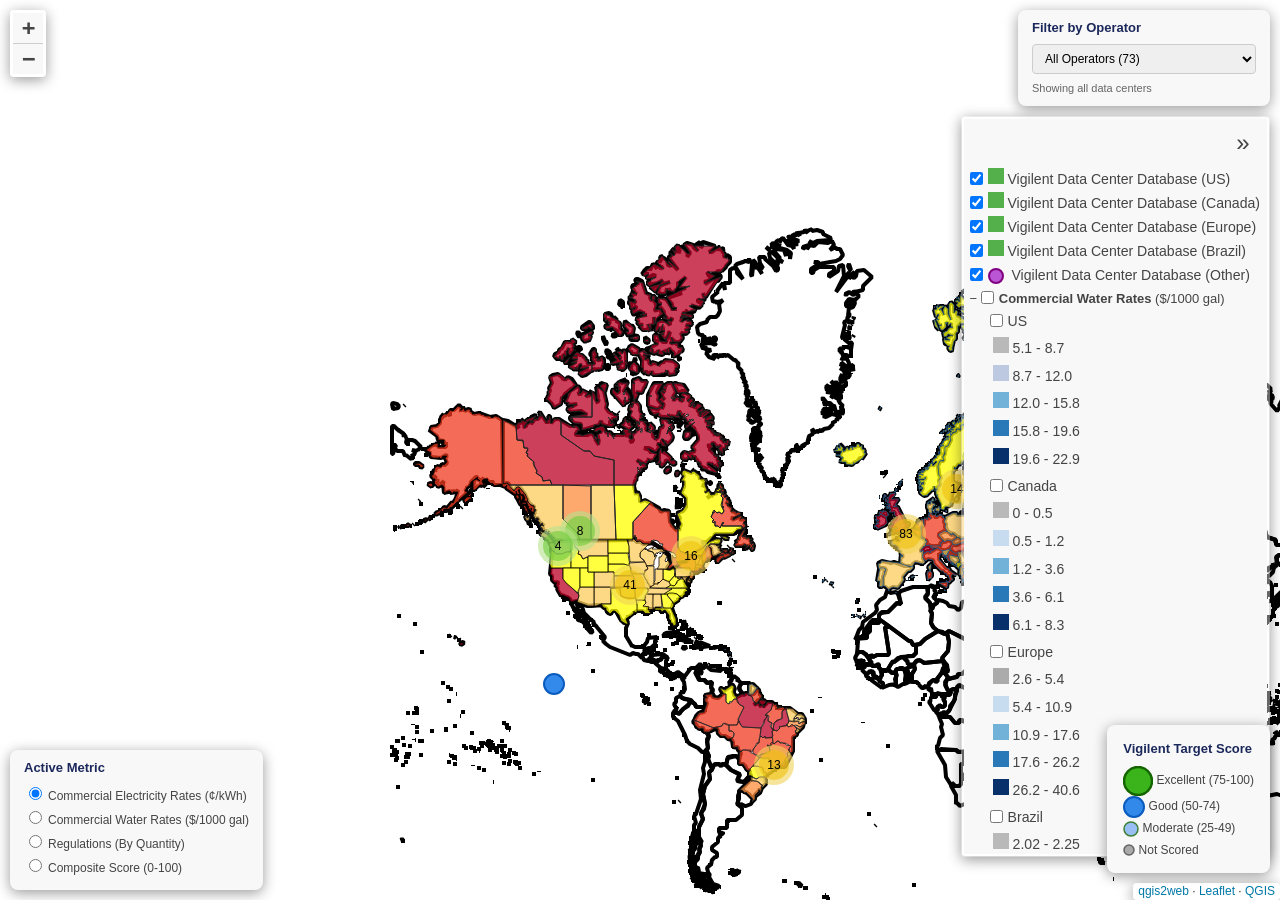
<file: qgis2web_2026_04_01-14_53_08_869925/index.html>
<!doctype html>
<html lang="en">
    <head>
        <meta charset="utf-8">
        <meta http-equiv="X-UA-Compatible" content="IE=edge">
        <meta name="viewport" content="initial-scale=1,user-scalable=no,maximum-scale=1,width=device-width">
        <meta name="mobile-web-app-capable" content="yes">
        <meta name="apple-mobile-web-app-capable" content="yes">
        <link rel="stylesheet" href="css/leaflet.css">
        <link rel="stylesheet" href="css/L.Control.Layers.Tree.css">
        <link rel="stylesheet" href="css/qgis2web.css">
        <link rel="stylesheet" href="css/fontawesome-all.min.css">
        <link rel="stylesheet" href="css/MarkerCluster.css">
        <link rel="stylesheet" href="css/MarkerCluster.Default.css">
        <link rel="stylesheet" href="css/leaflet.photon.css">
        <style>
        html, body, #map {
            width: 100%;
            height: 100%;
            padding: 0;
            margin: 0;
        }
        </style>
        <title>Vigilent Data Center Map</title>
    </head>
    <body>
        <div id="map">
        </div>
        <script src="js/qgis2web_expressions.js"></script>
        <script src="js/leaflet.js"></script>
        <script src="js/L.Control.Layers.Tree.min.js"></script>
        <script src="js/leaflet.rotatedMarker.js"></script>
        <script src="js/leaflet.pattern.js"></script>
        <script src="js/leaflet-hash.js"></script>
        <script src="js/Autolinker.min.js"></script>
        <script src="js/rbush.min.js"></script>
        <script src="js/labelgun.min.js"></script>
        <script src="js/labels.js"></script>
        <script src="js/leaflet.photon.js"></script>
        <script src="js/leaflet.markercluster.js"></script>
        <script src="data/WorldMap_0.js"></script>
        <script src="data/BrazilCompositeScore_1.js"></script>
        <script src="data/BrazilRegulationsByQuantity_2.js"></script>
        <script src="data/BrazilCommercialElectricityRateskWh_3.js"></script>
        <script src="data/BrazilCommercialWaterRates1000gallons_4.js"></script>
        <script src="data/BrazilOutlineMap_5.js"></script>
        <script src="data/CanadaCompositeScore_6.js"></script>
        <script src="data/CanadaRegulationsByQuantity_7.js"></script>
        <script src="data/CanadaCommercialElectricityRatekWh_8.js"></script>
        <script src="data/CanadaCommercialWaterRate1000gallons_9.js"></script>
        <script src="data/CanadaOutlineMap_10.js"></script>
        <script src="data/EuropeCompositeScore_11.js"></script>
        <script src="data/EuropeRegulationsByQuantity_12.js"></script>
        <script src="data/EuropeCommercialElectricityRateskWh_13.js"></script>
        <script src="data/EuropeCommercialWaterRates1000gallons_14.js"></script>
        <script src="data/USCompositeScore_15.js"></script>
        <script src="data/USRegulationsByQuantity_16.js"></script>
        <script src="data/USCommercialElectricityRateskWh_17.js"></script>
        <script src="data/USCommercialWaterRates1000gallons_18.js"></script>
        <script src="data/VigilentDataCenterDatabaseBrazil_19.js"></script>
        <script src="data/VigilentDataCenterDatabaseOther_23.js"></script>
        <script src="data/VigilentDataCenterDatabaseEurope_20.js"></script>
        <script src="data/VigilentDataCenterDatabaseCanada_21.js"></script>
        <script src="data/VigilentDataCenterDatabaseUS_22.js"></script>
        <script>
        var map = L.map('map', {
            zoomControl:false, maxZoom:28, minZoom:1
        }).fitBounds([[-4.0151388104335695,-153.752379172326],[85.73759822358907,-32.0818835913536]]);
        var hash = new L.Hash(map);
        map.attributionControl.setPrefix('<a href="https://github.com/tomchadwin/qgis2web" target="_blank">qgis2web</a> &middot; <a href="https://leafletjs.com" title="A JS library for interactive maps">Leaflet</a> &middot; <a href="https://qgis.org">QGIS</a>');
        var autolinker = new Autolinker({truncate: {length: 30, location: 'smart'}});
        // remove popup's row if "visible-with-data"
        function removeEmptyRowsFromPopupContent(content, feature) {
         var tempDiv = document.createElement('div');
         tempDiv.innerHTML = content;
         var rows = tempDiv.querySelectorAll('tr');
         for (var i = 0; i < rows.length; i++) {
             var td = rows[i].querySelector('td.visible-with-data');
             var key = td ? td.id : '';
             if (td && td.classList.contains('visible-with-data') && feature.properties[key] == null) {
                 rows[i].parentNode.removeChild(rows[i]);
             }
         }
         return tempDiv.innerHTML;
        }
        // modify popup if contains media
        function addClassToPopupIfMedia(content, popup) {
            var tempDiv = document.createElement('div');
            tempDiv.innerHTML = content;
            var imgTd = tempDiv.querySelector('td img');
            if (imgTd) {
                var src = imgTd.getAttribute('src');
                if (/\.(jpg|jpeg|png|gif|bmp|webp|avif)$/i.test(src)) {
                    popup._contentNode.classList.add('media');
                    setTimeout(function() {
                        popup.update();
                    }, 10);
                } else if (/\.(mp3|wav|ogg|aac)$/i.test(src)) {
                    var audio = document.createElement('audio');
                    audio.controls = true;
                    audio.src = src;
                    imgTd.parentNode.replaceChild(audio, imgTd);
                    popup._contentNode.classList.add('media');
                    setTimeout(function() {
                        popup.setContent(tempDiv.innerHTML);
                        popup.update();
                    }, 10);
                } else if (/\.(mp4|webm|ogg|mov)$/i.test(src)) {
                    var video = document.createElement('video');
                    video.controls = true;
                    video.src = src;
                    video.style.width = "400px";
                    video.style.height = "300px";
                    video.style.maxHeight = "60vh";
                    video.style.maxWidth = "60vw";
                    imgTd.parentNode.replaceChild(video, imgTd);
                    popup._contentNode.classList.add('media');
                    // Aggiorna il popup quando il video carica i metadati
                    video.addEventListener('loadedmetadata', function() {
                        popup.update();
                    });
                    setTimeout(function() {
                        popup.setContent(tempDiv.innerHTML);
                        popup.update();
                    }, 10);
                } else {
                    popup._contentNode.classList.remove('media');
                }
            } else {
                popup._contentNode.classList.remove('media');
            }
        }
        var zoomControl = L.control.zoom({
            position: 'topleft'
        }).addTo(map);
        var bounds_group = new L.featureGroup([]);
        function setBounds() {
        }
        function pop_WorldMap_0(feature, layer) {
            var popupContent = '<table>\
                    <tr>\
                        <th scope="row">fid</th>\
                        <td class="visible-with-data" id="fid">' + (feature.properties['fid'] !== null ? autolinker.link(String(feature.properties['fid']).replace(/'/g, '\'').toLocaleString()) : '') + '</td>\
                    </tr>\
                    <tr>\
                        <th scope="row">iso_a2</th>\
                        <td class="visible-with-data" id="iso_a2">' + (feature.properties['iso_a2'] !== null ? autolinker.link(String(feature.properties['iso_a2']).replace(/'/g, '\'').toLocaleString()) : '') + '</td>\
                    </tr>\
                    <tr>\
                        <th scope="row">NAME</th>\
                        <td class="visible-with-data" id="NAME">' + (feature.properties['NAME'] !== null ? autolinker.link(String(feature.properties['NAME']).replace(/'/g, '\'').toLocaleString()) : '') + '</td>\
                    </tr>\
                    <tr>\
                        <th scope="row">FIPS_10_</th>\
                        <td class="visible-with-data" id="FIPS_10_">' + (feature.properties['FIPS_10_'] !== null ? autolinker.link(String(feature.properties['FIPS_10_']).replace(/'/g, '\'').toLocaleString()) : '') + '</td>\
                    </tr>\
                    <tr>\
                        <th scope="row">ISO_A3</th>\
                        <td class="visible-with-data" id="ISO_A3">' + (feature.properties['ISO_A3'] !== null ? autolinker.link(String(feature.properties['ISO_A3']).replace(/'/g, '\'').toLocaleString()) : '') + '</td>\
                    </tr>\
                    <tr>\
                        <th scope="row">WB_A2</th>\
                        <td class="visible-with-data" id="WB_A2">' + (feature.properties['WB_A2'] !== null ? autolinker.link(String(feature.properties['WB_A2']).replace(/'/g, '\'').toLocaleString()) : '') + '</td>\
                    </tr>\
                    <tr>\
                        <th scope="row">WB_A3</th>\
                        <td class="visible-with-data" id="WB_A3">' + (feature.properties['WB_A3'] !== null ? autolinker.link(String(feature.properties['WB_A3']).replace(/'/g, '\'').toLocaleString()) : '') + '</td>\
                    </tr>\
                </table>';
            var content = removeEmptyRowsFromPopupContent(popupContent, feature);
			layer.on('popupopen', function(e) {
				addClassToPopupIfMedia(content, e.popup);
			});
			layer.bindPopup(content, { maxHeight: 400 });
        }

        function style_WorldMap_0_0() {
            return {
                pane: 'pane_WorldMap_0',
                opacity: 1,
                color: 'rgba(0,0,0,1.0)',
                dashArray: '',
                lineCap: 'square',
                lineJoin: 'bevel',
                weight: 4.0,
                fillOpacity: 0,
                interactive: false,
            }
        }
        map.createPane('pane_WorldMap_0');
        map.getPane('pane_WorldMap_0').style.zIndex = 400;
        map.getPane('pane_WorldMap_0').style['mix-blend-mode'] = 'normal';
        var layer_WorldMap_0 = new L.geoJson(json_WorldMap_0, {
            attribution: '',
            interactive: false,
            dataVar: 'json_WorldMap_0',
            layerName: 'layer_WorldMap_0',
            pane: 'pane_WorldMap_0',
            onEachFeature: pop_WorldMap_0,
            style: style_WorldMap_0_0,
        });
        bounds_group.addLayer(layer_WorldMap_0);
        map.addLayer(layer_WorldMap_0);
        function pop_BrazilCompositeScore_1(feature, layer) {
            var popupContent = '<table>\
                    <tr>\
                        <td class="visible-with-data" id="name" colspan="2"><strong>Name</strong><br />' + (feature.properties['name'] !== null ? autolinker.link(String(feature.properties['name']).replace(/'/g, '\'').toLocaleString()) : '') + '</td>\
                    </tr>\
                    <tr>\
                        <th scope="row">Commercial Electricity Rate (¢/kWh)</th>\
                        <td class="visible-with-data" id="Brazil Statistics_Commercial Electricity Rate (¢/kWh)">' + (feature.properties['Brazil Statistics_Commercial Electricity Rate (¢/kWh)'] !== null ? autolinker.link(String(feature.properties['Brazil Statistics_Commercial Electricity Rate (¢/kWh)']).replace(/'/g, '\'').toLocaleString()) : '') + '</td>\
                    </tr>\
                    <tr>\
                        <th scope="row">Commercial Water Rate ($/1000 gallons)</th>\
                        <td class="visible-with-data" id="Brazil Statistics_Commercial Water Rate ($/1000 gallons)">' + (feature.properties['Brazil Statistics_Commercial Water Rate ($/1000 gallons)'] !== null ? autolinker.link(String(feature.properties['Brazil Statistics_Commercial Water Rate ($/1000 gallons)']).replace(/'/g, '\'').toLocaleString()) : '') + '</td>\
                    </tr>\
                    <tr>\
                        <th scope="row">Regulations</th>\
                        <td class="visible-with-data" id="Brazil Statistics_Regulations">' + (feature.properties['Brazil Statistics_Regulations'] !== null ? autolinker.link(String(feature.properties['Brazil Statistics_Regulations']).replace(/'/g, '\'').toLocaleString()) : '') + '</td>\
                    </tr>\
                    <tr>\
                        <th scope="row">Composite Score</th>\
                        <td class="visible-with-data" id="Composite">' + (feature.properties['Composite'] !== null ? autolinker.link(String(feature.properties['Composite']).replace(/'/g, '\'').toLocaleString()) : '') + '</td>\
                    </tr>\
                </table>';
            var content = removeEmptyRowsFromPopupContent(popupContent, feature);
			layer.on('popupopen', function(e) {
				addClassToPopupIfMedia(content, e.popup);
			});
			layer.bindPopup(content, { maxHeight: 400 });
        }

        function style_BrazilCompositeScore_1_0(feature) {
            if (feature.properties['Composite'] >= 0.000000 && feature.properties['Composite'] <= 33.000000 ) {
                return {
                pane: 'pane_BrazilCompositeScore_1',
                stroke: false,
                color: 'rgba(120,120,120,0.0)',
                weight: 0,
                lineJoin: 'round',
                lineCap: 'round',
                fill: true,
                fillOpacity: 1,
                fillColor: 'rgba(247,252,245,0.75)',
                interactive: true,
            }
            }
            if (feature.properties['Composite'] >= 33.000000 && feature.properties['Composite'] <= 67.000000 ) {
                return {
                pane: 'pane_BrazilCompositeScore_1',
                stroke: false,
                color: 'rgba(120,120,120,0.0)',
                weight: 0,
                lineJoin: 'round',
                lineCap: 'round',
                fill: true,
                fillOpacity: 1,
                fillColor: 'rgba(123,199,124,0.75)',
                interactive: true,
            }
            }
            if (feature.properties['Composite'] >= 67.000000 && feature.properties['Composite'] <= 100.000000 ) {
                return {
                pane: 'pane_BrazilCompositeScore_1',
                stroke: false,
                color: 'rgba(120,120,120,0.0)',
                weight: 0,
                lineJoin: 'round',
                lineCap: 'round',
                fill: true,
                fillOpacity: 1,
                fillColor: 'rgba(0,68,27,0.75)',
                interactive: true,
            }
            }
        }
        map.createPane('pane_BrazilCompositeScore_1');
        map.getPane('pane_BrazilCompositeScore_1').style.zIndex = 401;
        map.getPane('pane_BrazilCompositeScore_1').style['mix-blend-mode'] = 'normal';
        var layer_BrazilCompositeScore_1 = new L.geoJson(json_BrazilCompositeScore_1, {
            attribution: '',
            interactive: true,
            dataVar: 'json_BrazilCompositeScore_1',
            layerName: 'layer_BrazilCompositeScore_1',
            pane: 'pane_BrazilCompositeScore_1',
            onEachFeature: pop_BrazilCompositeScore_1,
            style: style_BrazilCompositeScore_1_0,
        });
        bounds_group.addLayer(layer_BrazilCompositeScore_1);
        // layer_BrazilCompositeScore_1 not added by default (toggle on via layer control)
        function pop_BrazilRegulationsByQuantity_2(feature, layer) {
            var popupContent = '<table>\
                    <tr>\
                        <td class="visible-with-data" id="name" colspan="2"><strong>Name</strong><br />' + (feature.properties['name'] !== null ? autolinker.link(String(feature.properties['name']).replace(/'/g, '\'').toLocaleString()) : '') + '</td>\
                    </tr>\
                    <tr>\
                        <th scope="row">Commercial Electricity Rate (¢/kWh)</th>\
                        <td class="visible-with-data" id="Brazil Statistics_Commercial Electricity Rate (¢/kWh)">' + (feature.properties['Brazil Statistics_Commercial Electricity Rate (¢/kWh)'] !== null ? autolinker.link(String(feature.properties['Brazil Statistics_Commercial Electricity Rate (¢/kWh)']).replace(/'/g, '\'').toLocaleString()) : '') + '</td>\
                    </tr>\
                    <tr>\
                        <th scope="row">Commercial Water Rate ($/1000 gallons)</th>\
                        <td class="visible-with-data" id="Brazil Statistics_Commercial Water Rate ($/1000 gallons)">' + (feature.properties['Brazil Statistics_Commercial Water Rate ($/1000 gallons)'] !== null ? autolinker.link(String(feature.properties['Brazil Statistics_Commercial Water Rate ($/1000 gallons)']).replace(/'/g, '\'').toLocaleString()) : '') + '</td>\
                    </tr>\
                    <tr>\
                        <th scope="row">Regulations</th>\
                        <td class="visible-with-data" id="Brazil Statistics_Regulations">' + (feature.properties['Brazil Statistics_Regulations'] !== null ? autolinker.link(String(feature.properties['Brazil Statistics_Regulations']).replace(/'/g, '\'').toLocaleString()) : '') + '</td>\
                    </tr>\
                    <tr>\
                        <th scope="row">Composite Score</th>\
                        <td class="visible-with-data" id="Composite">' + (feature.properties['Composite'] !== null ? autolinker.link(String(feature.properties['Composite']).replace(/'/g, '\'').toLocaleString()) : '') + '</td>\
                    </tr>\
                </table>';
            var content = removeEmptyRowsFromPopupContent(popupContent, feature);
			layer.on('popupopen', function(e) {
				addClassToPopupIfMedia(content, e.popup);
			});
			layer.bindPopup(content, { maxHeight: 400 });
        }

        function style_BrazilRegulationsByQuantity_2_0(feature) {
            var regText = feature.properties['Brazil Statistics_Regulations'] || '';
            var regLen = regText.length;
            if (regLen >= 0 && regLen <= 1) {
                return {
                pane: 'pane_BrazilRegulationsByQuantity_2',
                stroke: false,
                color: 'rgba(120,120,120,0.0)',
                weight: 0,
                lineJoin: 'round',
                lineCap: 'round',
                fill: true,
                fillOpacity: 1,
                fillColor: 'rgba(247,251,255,0.75)',
                interactive: true,
            }
            }
            if (regLen >= 1 && regLen <= 10) {
                return {
                pane: 'pane_BrazilRegulationsByQuantity_2',
                stroke: false,
                color: 'rgba(120,120,120,0.0)',
                weight: 0,
                lineJoin: 'round',
                lineCap: 'round',
                fill: true,
                fillOpacity: 1,
                fillColor: 'rgba(115,178,216,0.75)',
                interactive: true,
            }
            }
            if (regLen >= 10) {
                return {
                pane: 'pane_BrazilRegulationsByQuantity_2',
                stroke: false,
                color: 'rgba(120,120,120,0.0)',
                weight: 0,
                lineJoin: 'round',
                lineCap: 'round',
                fill: true,
                fillOpacity: 1,
                fillColor: 'rgba(19,114,255,0.75)',
                interactive: true,
            }
            }
        }
        map.createPane('pane_BrazilRegulationsByQuantity_2');
        map.getPane('pane_BrazilRegulationsByQuantity_2').style.zIndex = 402;
        map.getPane('pane_BrazilRegulationsByQuantity_2').style['mix-blend-mode'] = 'normal';
        var layer_BrazilRegulationsByQuantity_2 = new L.geoJson(json_BrazilRegulationsByQuantity_2, {
            attribution: '',
            interactive: true,
            dataVar: 'json_BrazilRegulationsByQuantity_2',
            layerName: 'layer_BrazilRegulationsByQuantity_2',
            pane: 'pane_BrazilRegulationsByQuantity_2',
            onEachFeature: pop_BrazilRegulationsByQuantity_2,
            style: style_BrazilRegulationsByQuantity_2_0,
        });
        bounds_group.addLayer(layer_BrazilRegulationsByQuantity_2);
        // layer_BrazilRegulationsByQuantity_2 not added by default
        function pop_BrazilCommercialElectricityRateskWh_3(feature, layer) {
            var popupContent = '<table>\
                    <tr>\
                        <td class="visible-with-data" id="name" colspan="2"><strong>Name</strong><br />' + (feature.properties['name'] !== null ? autolinker.link(String(feature.properties['name']).replace(/'/g, '\'').toLocaleString()) : '') + '</td>\
                    </tr>\
                    <tr>\
                        <th scope="row">Commercial Electricity Rate (¢/kWh)</th>\
                        <td class="visible-with-data" id="Brazil Statistics_Commercial Electricity Rate (¢/kWh)">' + (feature.properties['Brazil Statistics_Commercial Electricity Rate (¢/kWh)'] !== null ? autolinker.link(String(feature.properties['Brazil Statistics_Commercial Electricity Rate (¢/kWh)']).replace(/'/g, '\'').toLocaleString()) : '') + '</td>\
                    </tr>\
                    <tr>\
                        <th scope="row">Commercial Water Rate ($/1000 gallons)</th>\
                        <td class="visible-with-data" id="Brazil Statistics_Commercial Water Rate ($/1000 gallons)">' + (feature.properties['Brazil Statistics_Commercial Water Rate ($/1000 gallons)'] !== null ? autolinker.link(String(feature.properties['Brazil Statistics_Commercial Water Rate ($/1000 gallons)']).replace(/'/g, '\'').toLocaleString()) : '') + '</td>\
                    </tr>\
                    <tr>\
                        <th scope="row">Regulations</th>\
                        <td class="visible-with-data" id="Brazil Statistics_Regulations">' + (feature.properties['Brazil Statistics_Regulations'] !== null ? autolinker.link(String(feature.properties['Brazil Statistics_Regulations']).replace(/'/g, '\'').toLocaleString()) : '') + '</td>\
                    </tr>\
                    <tr>\
                        <th scope="row">Composite Score</th>\
                        <td class="visible-with-data" id="Composite">' + (feature.properties['Composite'] !== null ? autolinker.link(String(feature.properties['Composite']).replace(/'/g, '\'').toLocaleString()) : '') + '</td>\
                    </tr>\
                </table>';
            var content = removeEmptyRowsFromPopupContent(popupContent, feature);
			layer.on('popupopen', function(e) {
				addClassToPopupIfMedia(content, e.popup);
			});
			layer.bindPopup(content, { maxHeight: 400 });
        }

        function style_BrazilCommercialElectricityRateskWh_3_0(feature) {
            if (feature.properties['Brazil Statistics_Commercial Electricity Rate (¢/kWh)'] >= 12.150000 && feature.properties['Brazil Statistics_Commercial Electricity Rate (¢/kWh)'] <= 12.800000 ) {
                return {
                pane: 'pane_BrazilCommercialElectricityRateskWh_3',
                stroke: false,
                color: 'rgba(120,120,120,0.0)',
                weight: 0,
                lineJoin: 'round',
                lineCap: 'round',
                fill: true,
                fillOpacity: 1,
                fillColor: 'rgba(255,255,0,0.75)',
                interactive: true,
            }
            }
            if (feature.properties['Brazil Statistics_Commercial Electricity Rate (¢/kWh)'] >= 12.800000 && feature.properties['Brazil Statistics_Commercial Electricity Rate (¢/kWh)'] <= 14.050000 ) {
                return {
                pane: 'pane_BrazilCommercialElectricityRateskWh_3',
                stroke: false,
                color: 'rgba(120,120,120,0.0)',
                weight: 0,
                lineJoin: 'round',
                lineCap: 'round',
                fill: true,
                fillOpacity: 1,
                fillColor: 'rgba(254,204,92,0.75)',
                interactive: true,
            }
            }
            if (feature.properties['Brazil Statistics_Commercial Electricity Rate (¢/kWh)'] >= 14.050000 && feature.properties['Brazil Statistics_Commercial Electricity Rate (¢/kWh)'] <= 15.570000 ) {
                return {
                pane: 'pane_BrazilCommercialElectricityRateskWh_3',
                stroke: false,
                color: 'rgba(120,120,120,0.0)',
                weight: 0,
                lineJoin: 'round',
                lineCap: 'round',
                fill: true,
                fillOpacity: 1,
                fillColor: 'rgba(253,141,60,0.75)',
                interactive: true,
            }
            }
            if (feature.properties['Brazil Statistics_Commercial Electricity Rate (¢/kWh)'] >= 15.570000 && feature.properties['Brazil Statistics_Commercial Electricity Rate (¢/kWh)'] <= 16.900000 ) {
                return {
                pane: 'pane_BrazilCommercialElectricityRateskWh_3',
                stroke: false,
                color: 'rgba(120,120,120,0.0)',
                weight: 0,
                lineJoin: 'round',
                lineCap: 'round',
                fill: true,
                fillOpacity: 1,
                fillColor: 'rgba(240,59,32,0.75)',
                interactive: true,
            }
            }
            if (feature.properties['Brazil Statistics_Commercial Electricity Rate (¢/kWh)'] >= 16.900000 && feature.properties['Brazil Statistics_Commercial Electricity Rate (¢/kWh)'] <= 18.610000 ) {
                return {
                pane: 'pane_BrazilCommercialElectricityRateskWh_3',
                stroke: false,
                color: 'rgba(120,120,120,0.0)',
                weight: 0,
                lineJoin: 'round',
                lineCap: 'round',
                fill: true,
                fillOpacity: 1,
                fillColor: 'rgba(189,0,38,0.75)',
                interactive: true,
            }
            }
        }
        map.createPane('pane_BrazilCommercialElectricityRateskWh_3');
        map.getPane('pane_BrazilCommercialElectricityRateskWh_3').style.zIndex = 403;
        map.getPane('pane_BrazilCommercialElectricityRateskWh_3').style['mix-blend-mode'] = 'normal';
        var layer_BrazilCommercialElectricityRateskWh_3 = new L.geoJson(json_BrazilCommercialElectricityRateskWh_3, {
            attribution: '',
            interactive: true,
            dataVar: 'json_BrazilCommercialElectricityRateskWh_3',
            layerName: 'layer_BrazilCommercialElectricityRateskWh_3',
            pane: 'pane_BrazilCommercialElectricityRateskWh_3',
            onEachFeature: pop_BrazilCommercialElectricityRateskWh_3,
            style: style_BrazilCommercialElectricityRateskWh_3_0,
        });
        bounds_group.addLayer(layer_BrazilCommercialElectricityRateskWh_3);
        map.addLayer(layer_BrazilCommercialElectricityRateskWh_3);
        function pop_BrazilCommercialWaterRates1000gallons_4(feature, layer) {
            var popupContent = '<table>\
                    <tr>\
                        <td class="visible-with-data" id="name" colspan="2"><strong>Name</strong><br />' + (feature.properties['name'] !== null ? autolinker.link(String(feature.properties['name']).replace(/'/g, '\'').toLocaleString()) : '') + '</td>\
                    </tr>\
                    <tr>\
                        <th scope="row">Commercial Electricity Rate (¢/kWh)</th>\
                        <td class="visible-with-data" id="Brazil Statistics_Commercial Electricity Rate (¢/kWh)">' + (feature.properties['Brazil Statistics_Commercial Electricity Rate (¢/kWh)'] !== null ? autolinker.link(String(feature.properties['Brazil Statistics_Commercial Electricity Rate (¢/kWh)']).replace(/'/g, '\'').toLocaleString()) : '') + '</td>\
                    </tr>\
                    <tr>\
                        <th scope="row">Commercial Water Rate ($/1000 gallons)</th>\
                        <td class="visible-with-data" id="Brazil Statistics_Commercial Water Rate ($/1000 gallons)">' + (feature.properties['Brazil Statistics_Commercial Water Rate ($/1000 gallons)'] !== null ? autolinker.link(String(feature.properties['Brazil Statistics_Commercial Water Rate ($/1000 gallons)']).replace(/'/g, '\'').toLocaleString()) : '') + '</td>\
                    </tr>\
                    <tr>\
                        <th scope="row">Regulations</th>\
                        <td class="visible-with-data" id="Brazil Statistics_Regulations">' + (feature.properties['Brazil Statistics_Regulations'] !== null ? autolinker.link(String(feature.properties['Brazil Statistics_Regulations']).replace(/'/g, '\'').toLocaleString()) : '') + '</td>\
                    </tr>\
                    <tr>\
                        <th scope="row">Composite Score</th>\
                        <td class="visible-with-data" id="Composite">' + (feature.properties['Composite'] !== null ? autolinker.link(String(feature.properties['Composite']).replace(/'/g, '\'').toLocaleString()) : '') + '</td>\
                    </tr>\
                </table>';
            var content = removeEmptyRowsFromPopupContent(popupContent, feature);
			layer.on('popupopen', function(e) {
				addClassToPopupIfMedia(content, e.popup);
			});
			layer.bindPopup(content, { maxHeight: 400 });
        }

        function style_BrazilCommercialWaterRates1000gallons_4_0(feature) {
            if (feature.properties['Brazil Statistics_Commercial Water Rate ($/1000 gallons)'] >= 2.020000 && feature.properties['Brazil Statistics_Commercial Water Rate ($/1000 gallons)'] <= 2.250000 ) {
                return {
                pane: 'pane_BrazilCommercialWaterRates1000gallons_4',
                stroke: false,
                color: 'rgba(120,120,120,0.0)',
                weight: 0,
                lineJoin: 'round',
                lineCap: 'round',
                fill: true,
                fillOpacity: 1,
                fillColor: 'rgba(185,185,185,0.75)',
                interactive: true,
            }
            }
            if (feature.properties['Brazil Statistics_Commercial Water Rate ($/1000 gallons)'] >= 2.250000 && feature.properties['Brazil Statistics_Commercial Water Rate ($/1000 gallons)'] <= 3.170000 ) {
                return {
                pane: 'pane_BrazilCommercialWaterRates1000gallons_4',
                stroke: false,
                color: 'rgba(120,120,120,0.0)',
                weight: 0,
                lineJoin: 'round',
                lineCap: 'round',
                fill: true,
                fillOpacity: 1,
                fillColor: 'rgba(200,220,240,0.75)',
                interactive: true,
            }
            }
            if (feature.properties['Brazil Statistics_Commercial Water Rate ($/1000 gallons)'] >= 3.170000 && feature.properties['Brazil Statistics_Commercial Water Rate ($/1000 gallons)'] <= 3.870000 ) {
                return {
                pane: 'pane_BrazilCommercialWaterRates1000gallons_4',
                stroke: false,
                color: 'rgba(120,120,120,0.0)',
                weight: 0,
                lineJoin: 'round',
                lineCap: 'round',
                fill: true,
                fillOpacity: 1,
                fillColor: 'rgba(115,178,216,0.75)',
                interactive: true,
            }
            }
            if (feature.properties['Brazil Statistics_Commercial Water Rate ($/1000 gallons)'] >= 3.870000 && feature.properties['Brazil Statistics_Commercial Water Rate ($/1000 gallons)'] <= 5.340000 ) {
                return {
                pane: 'pane_BrazilCommercialWaterRates1000gallons_4',
                stroke: false,
                color: 'rgba(120,120,120,0.0)',
                weight: 0,
                lineJoin: 'round',
                lineCap: 'round',
                fill: true,
                fillOpacity: 1,
                fillColor: 'rgba(41,121,185,0.75)',
                interactive: true,
            }
            }
            if (feature.properties['Brazil Statistics_Commercial Water Rate ($/1000 gallons)'] >= 5.340000 && feature.properties['Brazil Statistics_Commercial Water Rate ($/1000 gallons)'] <= 6.440000 ) {
                return {
                pane: 'pane_BrazilCommercialWaterRates1000gallons_4',
                stroke: false,
                color: 'rgba(120,120,120,0.0)',
                weight: 0,
                lineJoin: 'round',
                lineCap: 'round',
                fill: true,
                fillOpacity: 1,
                fillColor: 'rgba(8,48,107,0.75)',
                interactive: true,
            }
            }
        }
        map.createPane('pane_BrazilCommercialWaterRates1000gallons_4');
        map.getPane('pane_BrazilCommercialWaterRates1000gallons_4').style.zIndex = 404;
        map.getPane('pane_BrazilCommercialWaterRates1000gallons_4').style['mix-blend-mode'] = 'normal';
        var layer_BrazilCommercialWaterRates1000gallons_4 = new L.geoJson(json_BrazilCommercialWaterRates1000gallons_4, {
            attribution: '',
            interactive: true,
            dataVar: 'json_BrazilCommercialWaterRates1000gallons_4',
            layerName: 'layer_BrazilCommercialWaterRates1000gallons_4',
            pane: 'pane_BrazilCommercialWaterRates1000gallons_4',
            onEachFeature: pop_BrazilCommercialWaterRates1000gallons_4,
            style: style_BrazilCommercialWaterRates1000gallons_4_0,
        });
        bounds_group.addLayer(layer_BrazilCommercialWaterRates1000gallons_4);
        // layer_BrazilCommercialWaterRates1000gallons_4 not added by default
        function pop_BrazilOutlineMap_5(feature, layer) {
            var popupContent = '<table>\
                    <tr>\
                        <th scope="row">Name</th>\
                        <td class="visible-with-data" id="name">' + (feature.properties['name'] !== null ? autolinker.link(String(feature.properties['name']).replace(/'/g, '\'').toLocaleString()) : '') + '</td>\
                    </tr>\
                    <tr>\
                        <th scope="row">Commercial Electricity Rate (¢/kWh)</th>\
                        <td class="visible-with-data" id="Brazil Statistics_Commercial Electricity Rate (¢/kWh)">' + (feature.properties['Brazil Statistics_Commercial Electricity Rate (¢/kWh)'] !== null ? autolinker.link(String(feature.properties['Brazil Statistics_Commercial Electricity Rate (¢/kWh)']).replace(/'/g, '\'').toLocaleString()) : '') + '</td>\
                    </tr>\
                    <tr>\
                        <th scope="row">Commercial Water Rate ($/1000 gallons)</th>\
                        <td class="visible-with-data" id="Brazil Statistics_Commercial Water Rate ($/1000 gallons)">' + (feature.properties['Brazil Statistics_Commercial Water Rate ($/1000 gallons)'] !== null ? autolinker.link(String(feature.properties['Brazil Statistics_Commercial Water Rate ($/1000 gallons)']).replace(/'/g, '\'').toLocaleString()) : '') + '</td>\
                    </tr>\
                    <tr>\
                        <th scope="row">Regulations</th>\
                        <td class="visible-with-data" id="Brazil Statistics_Regulations">' + (feature.properties['Brazil Statistics_Regulations'] !== null ? autolinker.link(String(feature.properties['Brazil Statistics_Regulations']).replace(/'/g, '\'').toLocaleString()) : '') + '</td>\
                    </tr>\
                </table>';
            var content = removeEmptyRowsFromPopupContent(popupContent, feature);
			layer.on('popupopen', function(e) {
				addClassToPopupIfMedia(content, e.popup);
			});
			layer.bindPopup(content, { maxHeight: 400 });
        }

        function style_BrazilOutlineMap_5_0() {
            return {
                pane: 'pane_BrazilOutlineMap_5',
                opacity: 1,
                color: 'rgba(35,35,35,0.75)',
                dashArray: '',
                lineCap: 'butt',
                lineJoin: 'miter',
                weight: 1.0, 
                fillOpacity: 0,
                interactive: false,
            }
        }
        map.createPane('pane_BrazilOutlineMap_5');
        map.getPane('pane_BrazilOutlineMap_5').style.zIndex = 405;
        map.getPane('pane_BrazilOutlineMap_5').style['mix-blend-mode'] = 'normal';
        var layer_BrazilOutlineMap_5 = new L.geoJson(json_BrazilOutlineMap_5, {
            attribution: '',
            interactive: false,
            dataVar: 'json_BrazilOutlineMap_5',
            layerName: 'layer_BrazilOutlineMap_5',
            pane: 'pane_BrazilOutlineMap_5',
            onEachFeature: pop_BrazilOutlineMap_5,
            style: style_BrazilOutlineMap_5_0,
        });
        bounds_group.addLayer(layer_BrazilOutlineMap_5);
        map.addLayer(layer_BrazilOutlineMap_5);
        function pop_CanadaCompositeScore_6(feature, layer) {
            var popupContent = '<table>\
                    <tr>\
                        <td class="visible-with-data" id="PRENAME" colspan="2"><strong>Name</strong><br />' + (feature.properties['PRENAME'] !== null ? autolinker.link(String(feature.properties['PRENAME']).replace(/'/g, '\'').toLocaleString()) : '') + '</td>\
                    </tr>\
                    <tr>\
                        <th scope="row">Commercial Electricity Rate (¢/kWh)</th>\
                        <td class="visible-with-data" id="Canada Statistics_Commercial Electricity Rate (¢/kWh)">' + (feature.properties['Canada Statistics_Commercial Electricity Rate (¢/kWh)'] !== null ? autolinker.link(String(feature.properties['Canada Statistics_Commercial Electricity Rate (¢/kWh)']).replace(/'/g, '\'').toLocaleString()) : '') + '</td>\
                    </tr>\
                    <tr>\
                        <th scope="row">Commercial Water Rate ($/1000 gallons)</th>\
                        <td class="visible-with-data" id="Canada Statistics_Commercial Water Rate ($/1000 gallons)">' + (feature.properties['Canada Statistics_Commercial Water Rate ($/1000 gallons)'] !== null ? autolinker.link(String(feature.properties['Canada Statistics_Commercial Water Rate ($/1000 gallons)']).replace(/'/g, '\'').toLocaleString()) : '') + '</td>\
                    </tr>\
                    <tr>\
                        <th scope="row">Regulations</th>\
                        <td class="visible-with-data" id="Canada Statistics_Regulations">' + (feature.properties['Canada Statistics_Regulations'] !== null ? autolinker.link(String(feature.properties['Canada Statistics_Regulations']).replace(/'/g, '\'').toLocaleString()) : '') + '</td>\
                    </tr>\
                    <tr>\
                        <th scope="row">Composite Score</th>\
                        <td class="visible-with-data" id="Composite">' + (feature.properties['Composite'] !== null ? autolinker.link(String(feature.properties['Composite']).replace(/'/g, '\'').toLocaleString()) : '') + '</td>\
                    </tr>\
                </table>';
            var content = removeEmptyRowsFromPopupContent(popupContent, feature);
			layer.on('popupopen', function(e) {
				addClassToPopupIfMedia(content, e.popup);
			});
			layer.bindPopup(content, { maxHeight: 400 });
        }

        function style_CanadaCompositeScore_6_0(feature) {
            if (feature.properties['Composite'] >= 0.000000 && feature.properties['Composite'] <= 33.000000 ) {
                return {
                pane: 'pane_CanadaCompositeScore_6',
                stroke: false,
                color: 'rgba(120,120,120,0.0)',
                weight: 0,
                lineJoin: 'round',
                lineCap: 'round',
                fill: true,
                fillOpacity: 1,
                fillColor: 'rgba(247,252,245,0.75)',
                interactive: true,
            }
            }
            if (feature.properties['Composite'] >= 33.000000 && feature.properties['Composite'] <= 67.000000 ) {
                return {
                pane: 'pane_CanadaCompositeScore_6',
                stroke: false,
                color: 'rgba(120,120,120,0.0)',
                weight: 0,
                lineJoin: 'round',
                lineCap: 'round',
                fill: true,
                fillOpacity: 1,
                fillColor: 'rgba(123,199,124,0.75)',
                interactive: true,
            }
            }
            if (feature.properties['Composite'] >= 67.000000 && feature.properties['Composite'] <= 100.000000 ) {
                return {
                pane: 'pane_CanadaCompositeScore_6',
                stroke: false,
                color: 'rgba(120,120,120,0.0)',
                weight: 0,
                lineJoin: 'round',
                lineCap: 'round',
                fill: true,
                fillOpacity: 1,
                fillColor: 'rgba(0,68,27,0.75)',
                interactive: true,
            }
            }
        }
        map.createPane('pane_CanadaCompositeScore_6');
        map.getPane('pane_CanadaCompositeScore_6').style.zIndex = 406;
        map.getPane('pane_CanadaCompositeScore_6').style['mix-blend-mode'] = 'normal';
        var layer_CanadaCompositeScore_6 = new L.geoJson(json_CanadaCompositeScore_6, {
            attribution: '',
            interactive: true,
            dataVar: 'json_CanadaCompositeScore_6',
            layerName: 'layer_CanadaCompositeScore_6',
            pane: 'pane_CanadaCompositeScore_6',
            onEachFeature: pop_CanadaCompositeScore_6,
            style: style_CanadaCompositeScore_6_0,
        });
        bounds_group.addLayer(layer_CanadaCompositeScore_6);
        // layer_CanadaCompositeScore_6 not added by default
        function pop_CanadaRegulationsByQuantity_7(feature, layer) {
            var popupContent = '<table>\
                    <tr>\
                        <td class="visible-with-data" id="PRENAME" colspan="2"><strong>Name</strong><br />' + (feature.properties['PRENAME'] !== null ? autolinker.link(String(feature.properties['PRENAME']).replace(/'/g, '\'').toLocaleString()) : '') + '</td>\
                    </tr>\
                    <tr>\
                        <th scope="row">Commercial Electricity Rate (¢/kWh)</th>\
                        <td class="visible-with-data" id="Canada Statistics_Commercial Electricity Rate (¢/kWh)">' + (feature.properties['Canada Statistics_Commercial Electricity Rate (¢/kWh)'] !== null ? autolinker.link(String(feature.properties['Canada Statistics_Commercial Electricity Rate (¢/kWh)']).replace(/'/g, '\'').toLocaleString()) : '') + '</td>\
                    </tr>\
                    <tr>\
                        <th scope="row">Commercial Water Rate ($/1000 gallons)</th>\
                        <td class="visible-with-data" id="Canada Statistics_Commercial Water Rate ($/1000 gallons)">' + (feature.properties['Canada Statistics_Commercial Water Rate ($/1000 gallons)'] !== null ? autolinker.link(String(feature.properties['Canada Statistics_Commercial Water Rate ($/1000 gallons)']).replace(/'/g, '\'').toLocaleString()) : '') + '</td>\
                    </tr>\
                    <tr>\
                        <th scope="row">Regulations</th>\
                        <td class="visible-with-data" id="Canada Statistics_Regulations">' + (feature.properties['Canada Statistics_Regulations'] !== null ? autolinker.link(String(feature.properties['Canada Statistics_Regulations']).replace(/'/g, '\'').toLocaleString()) : '') + '</td>\
                    </tr>\
                    <tr>\
                        <th scope="row">Composite Score</th>\
                        <td class="visible-with-data" id="Composite">' + (feature.properties['Composite'] !== null ? autolinker.link(String(feature.properties['Composite']).replace(/'/g, '\'').toLocaleString()) : '') + '</td>\
                    </tr>\
                </table>';
            var content = removeEmptyRowsFromPopupContent(popupContent, feature);
			layer.on('popupopen', function(e) {
				addClassToPopupIfMedia(content, e.popup);
			});
			layer.bindPopup(content, { maxHeight: 400 });
        }

        function style_CanadaRegulationsByQuantity_7_0(feature) {
            var regText = feature.properties['Canada Statistics_Regulations'] || '';
            var regLen = regText.length;
            if (regLen >= 0 && regLen <= 1) {
                return {
                pane: 'pane_CanadaRegulationsByQuantity_7',
                stroke: false,
                color: 'rgba(120,120,120,0.0)',
                weight: 0,
                lineJoin: 'round',
                lineCap: 'round',
                fill: true,
                fillOpacity: 1,
                fillColor: 'rgba(247,251,255,0.75)',
                interactive: true,
            }
            }
            if (regLen >= 1 && regLen <= 33) {
                return {
                pane: 'pane_CanadaRegulationsByQuantity_7',
                stroke: false,
                color: 'rgba(120,120,120,0.0)',
                weight: 0,
                lineJoin: 'round',
                lineCap: 'round',
                fill: true,
                fillOpacity: 1,
                fillColor: 'rgba(115,178,216,0.75)',
                interactive: true,
            }
            }
            if (regLen >= 33) {
                return {
                pane: 'pane_CanadaRegulationsByQuantity_7',
                stroke: false,
                color: 'rgba(120,120,120,0.0)',
                weight: 0,
                lineJoin: 'round',
                lineCap: 'round',
                fill: true,
                fillOpacity: 1,
                fillColor: 'rgba(19,114,255,0.75)',
                interactive: true,
            }
            }
        }
        map.createPane('pane_CanadaRegulationsByQuantity_7');
        map.getPane('pane_CanadaRegulationsByQuantity_7').style.zIndex = 407;
        map.getPane('pane_CanadaRegulationsByQuantity_7').style['mix-blend-mode'] = 'normal';
        var layer_CanadaRegulationsByQuantity_7 = new L.geoJson(json_CanadaRegulationsByQuantity_7, {
            attribution: '',
            interactive: true,
            dataVar: 'json_CanadaRegulationsByQuantity_7',
            layerName: 'layer_CanadaRegulationsByQuantity_7',
            pane: 'pane_CanadaRegulationsByQuantity_7',
            onEachFeature: pop_CanadaRegulationsByQuantity_7,
            style: style_CanadaRegulationsByQuantity_7_0,
        });
        bounds_group.addLayer(layer_CanadaRegulationsByQuantity_7);
        // layer_CanadaRegulationsByQuantity_7 not added by default
        function pop_CanadaCommercialElectricityRatekWh_8(feature, layer) {
            var popupContent = '<table>\
                    <tr>\
                        <td class="visible-with-data" id="PRENAME" colspan="2"><strong>Name</strong><br />' + (feature.properties['PRENAME'] !== null ? autolinker.link(String(feature.properties['PRENAME']).replace(/'/g, '\'').toLocaleString()) : '') + '</td>\
                    </tr>\
                    <tr>\
                        <th scope="row">Commercial Electricity Rate (¢/kWh)</th>\
                        <td class="visible-with-data" id="Canada Statistics_Commercial Electricity Rate (¢/kWh)">' + (feature.properties['Canada Statistics_Commercial Electricity Rate (¢/kWh)'] !== null ? autolinker.link(String(feature.properties['Canada Statistics_Commercial Electricity Rate (¢/kWh)']).replace(/'/g, '\'').toLocaleString()) : '') + '</td>\
                    </tr>\
                    <tr>\
                        <th scope="row">Commercial Water Rate ($/1000 gallons)</th>\
                        <td class="visible-with-data" id="Canada Statistics_Commercial Water Rate ($/1000 gallons)">' + (feature.properties['Canada Statistics_Commercial Water Rate ($/1000 gallons)'] !== null ? autolinker.link(String(feature.properties['Canada Statistics_Commercial Water Rate ($/1000 gallons)']).replace(/'/g, '\'').toLocaleString()) : '') + '</td>\
                    </tr>\
                    <tr>\
                        <th scope="row">Regulations</th>\
                        <td class="visible-with-data" id="Canada Statistics_Regulations">' + (feature.properties['Canada Statistics_Regulations'] !== null ? autolinker.link(String(feature.properties['Canada Statistics_Regulations']).replace(/'/g, '\'').toLocaleString()) : '') + '</td>\
                    </tr>\
                    <tr>\
                        <th scope="row">Composite Score</th>\
                        <td class="visible-with-data" id="Composite">' + (feature.properties['Composite'] !== null ? autolinker.link(String(feature.properties['Composite']).replace(/'/g, '\'').toLocaleString()) : '') + '</td>\
                    </tr>\
                </table>';
            var content = removeEmptyRowsFromPopupContent(popupContent, feature);
			layer.on('popupopen', function(e) {
				addClassToPopupIfMedia(content, e.popup);
			});
			layer.bindPopup(content, { maxHeight: 400 });
        }

        function style_CanadaCommercialElectricityRatekWh_8_0(feature) {
            if (feature.properties['Canada Statistics_Commercial Electricity Rate (¢/kWh)'] >= 0.000000 && feature.properties['Canada Statistics_Commercial Electricity Rate (¢/kWh)'] <= 2.900000 ) {
                return {
                pane: 'pane_CanadaCommercialElectricityRatekWh_8',
                stroke: false,
                color: 'rgba(120,120,120,0.0)',
                weight: 0,
                lineJoin: 'round',
                lineCap: 'round',
                fill: true,
                fillOpacity: 1,
                fillColor: 'rgba(255,255,0,0.75)',
                interactive: true,
            }
            }
            if (feature.properties['Canada Statistics_Commercial Electricity Rate (¢/kWh)'] >= 2.900000 && feature.properties['Canada Statistics_Commercial Electricity Rate (¢/kWh)'] <= 5.500000 ) {
                return {
                pane: 'pane_CanadaCommercialElectricityRatekWh_8',
                stroke: false,
                color: 'rgba(120,120,120,0.0)',
                weight: 0,
                lineJoin: 'round',
                lineCap: 'round',
                fill: true,
                fillOpacity: 1,
                fillColor: 'rgba(254,204,92,0.75)',
                interactive: true,
            }
            }
            if (feature.properties['Canada Statistics_Commercial Electricity Rate (¢/kWh)'] >= 5.500000 && feature.properties['Canada Statistics_Commercial Electricity Rate (¢/kWh)'] <= 7.900000 ) {
                return {
                pane: 'pane_CanadaCommercialElectricityRatekWh_8',
                stroke: false,
                color: 'rgba(120,120,120,0.0)',
                weight: 0,
                lineJoin: 'round',
                lineCap: 'round',
                fill: true,
                fillOpacity: 1,
                fillColor: 'rgba(253,141,60,0.75)',
                interactive: true,
            }
            }
            if (feature.properties['Canada Statistics_Commercial Electricity Rate (¢/kWh)'] >= 7.900000 && feature.properties['Canada Statistics_Commercial Electricity Rate (¢/kWh)'] <= 20.500000 ) {
                return {
                pane: 'pane_CanadaCommercialElectricityRatekWh_8',
                stroke: false,
                color: 'rgba(120,120,120,0.0)',
                weight: 0,
                lineJoin: 'round',
                lineCap: 'round',
                fill: true,
                fillOpacity: 1,
                fillColor: 'rgba(240,59,32,0.75)',
                interactive: true,
            }
            }
            if (feature.properties['Canada Statistics_Commercial Electricity Rate (¢/kWh)'] >= 20.500000 && feature.properties['Canada Statistics_Commercial Electricity Rate (¢/kWh)'] <= 45.400000 ) {
                return {
                pane: 'pane_CanadaCommercialElectricityRatekWh_8',
                stroke: false,
                color: 'rgba(120,120,120,0.0)',
                weight: 0,
                lineJoin: 'round',
                lineCap: 'round',
                fill: true,
                fillOpacity: 1,
                fillColor: 'rgba(189,0,38,0.75)',
                interactive: true,
            }
            }
        }
        map.createPane('pane_CanadaCommercialElectricityRatekWh_8');
        map.getPane('pane_CanadaCommercialElectricityRatekWh_8').style.zIndex = 408;
        map.getPane('pane_CanadaCommercialElectricityRatekWh_8').style['mix-blend-mode'] = 'normal';
        var layer_CanadaCommercialElectricityRatekWh_8 = new L.geoJson(json_CanadaCommercialElectricityRatekWh_8, {
            attribution: '',
            interactive: true,
            dataVar: 'json_CanadaCommercialElectricityRatekWh_8',
            layerName: 'layer_CanadaCommercialElectricityRatekWh_8',
            pane: 'pane_CanadaCommercialElectricityRatekWh_8',
            onEachFeature: pop_CanadaCommercialElectricityRatekWh_8,
            style: style_CanadaCommercialElectricityRatekWh_8_0,
        });
        bounds_group.addLayer(layer_CanadaCommercialElectricityRatekWh_8);
        map.addLayer(layer_CanadaCommercialElectricityRatekWh_8);
        function pop_CanadaCommercialWaterRate1000gallons_9(feature, layer) {
            var popupContent = '<table>\
                    <tr>\
                        <td class="visible-with-data" id="PRENAME" colspan="2"><strong>Name</strong><br />' + (feature.properties['PRENAME'] !== null ? autolinker.link(String(feature.properties['PRENAME']).replace(/'/g, '\'').toLocaleString()) : '') + '</td>\
                    </tr>\
                    <tr>\
                        <th scope="row">Commercial Electricity Rate (¢/kWh)</th>\
                        <td class="visible-with-data" id="Canada Statistics_Commercial Electricity Rate (¢/kWh)">' + (feature.properties['Canada Statistics_Commercial Electricity Rate (¢/kWh)'] !== null ? autolinker.link(String(feature.properties['Canada Statistics_Commercial Electricity Rate (¢/kWh)']).replace(/'/g, '\'').toLocaleString()) : '') + '</td>\
                    </tr>\
                    <tr>\
                        <th scope="row">Commercial Water Rate ($/1000 gallons)</th>\
                        <td class="visible-with-data" id="Canada Statistics_Commercial Water Rate ($/1000 gallons)">' + (feature.properties['Canada Statistics_Commercial Water Rate ($/1000 gallons)'] !== null ? autolinker.link(String(feature.properties['Canada Statistics_Commercial Water Rate ($/1000 gallons)']).replace(/'/g, '\'').toLocaleString()) : '') + '</td>\
                    </tr>\
                    <tr>\
                        <th scope="row">Regulations</th>\
                        <td class="visible-with-data" id="Canada Statistics_Regulations">' + (feature.properties['Canada Statistics_Regulations'] !== null ? autolinker.link(String(feature.properties['Canada Statistics_Regulations']).replace(/'/g, '\'').toLocaleString()) : '') + '</td>\
                    </tr>\
                    <tr>\
                        <th scope="row">Composite Score</th>\
                        <td class="visible-with-data" id="Composite">' + (feature.properties['Composite'] !== null ? autolinker.link(String(feature.properties['Composite']).replace(/'/g, '\'').toLocaleString()) : '') + '</td>\
                    </tr>\
                </table>';
            var content = removeEmptyRowsFromPopupContent(popupContent, feature);
			layer.on('popupopen', function(e) {
				addClassToPopupIfMedia(content, e.popup);
			});
			layer.bindPopup(content, { maxHeight: 400 });
        }

        function style_CanadaCommercialWaterRate1000gallons_9_0(feature) {
            if (feature.properties['Canada Statistics_Commercial Water Rate ($/1000 gallons)'] >= 0.000000 && feature.properties['Canada Statistics_Commercial Water Rate ($/1000 gallons)'] <= 0.500000 ) {
                return {
                pane: 'pane_CanadaCommercialWaterRate1000gallons_9',
                stroke: false,
                color: 'rgba(120,120,120,0.0)',
                weight: 0,
                lineJoin: 'round',
                lineCap: 'round',
                fill: true,
                fillOpacity: 1,
                fillColor: 'rgba(185,185,185,0.75)',
                interactive: true,
            }
            }
            if (feature.properties['Canada Statistics_Commercial Water Rate ($/1000 gallons)'] >= 0.500000 && feature.properties['Canada Statistics_Commercial Water Rate ($/1000 gallons)'] <= 1.200000 ) {
                return {
                pane: 'pane_CanadaCommercialWaterRate1000gallons_9',
                stroke: false,
                color: 'rgba(120,120,120,0.0)',
                weight: 0,
                lineJoin: 'round',
                lineCap: 'round',
                fill: true,
                fillOpacity: 1,
                fillColor: 'rgba(200,220,240,0.75)',
                interactive: true,
            }
            }
            if (feature.properties['Canada Statistics_Commercial Water Rate ($/1000 gallons)'] >= 1.200000 && feature.properties['Canada Statistics_Commercial Water Rate ($/1000 gallons)'] <= 3.600000 ) {
                return {
                pane: 'pane_CanadaCommercialWaterRate1000gallons_9',
                stroke: false,
                color: 'rgba(120,120,120,0.0)',
                weight: 0,
                lineJoin: 'round',
                lineCap: 'round',
                fill: true,
                fillOpacity: 1,
                fillColor: 'rgba(115,178,216,0.75)',
                interactive: true,
            }
            }
            if (feature.properties['Canada Statistics_Commercial Water Rate ($/1000 gallons)'] >= 3.600000 && feature.properties['Canada Statistics_Commercial Water Rate ($/1000 gallons)'] <= 6.100000 ) {
                return {
                pane: 'pane_CanadaCommercialWaterRate1000gallons_9',
                stroke: false,
                color: 'rgba(120,120,120,0.0)',
                weight: 0,
                lineJoin: 'round',
                lineCap: 'round',
                fill: true,
                fillOpacity: 1,
                fillColor: 'rgba(41,121,185,0.75)',
                interactive: true,
            }
            }
            if (feature.properties['Canada Statistics_Commercial Water Rate ($/1000 gallons)'] >= 6.100000 && feature.properties['Canada Statistics_Commercial Water Rate ($/1000 gallons)'] <= 8.320000 ) {
                return {
                pane: 'pane_CanadaCommercialWaterRate1000gallons_9',
                stroke: false,
                color: 'rgba(120,120,120,0.0)',
                weight: 0,
                lineJoin: 'round',
                lineCap: 'round',
                fill: true,
                fillOpacity: 1,
                fillColor: 'rgba(8,48,107,0.75)',
                interactive: true,
            }
            }
        }
        map.createPane('pane_CanadaCommercialWaterRate1000gallons_9');
        map.getPane('pane_CanadaCommercialWaterRate1000gallons_9').style.zIndex = 409;
        map.getPane('pane_CanadaCommercialWaterRate1000gallons_9').style['mix-blend-mode'] = 'normal';
        var layer_CanadaCommercialWaterRate1000gallons_9 = new L.geoJson(json_CanadaCommercialWaterRate1000gallons_9, {
            attribution: '',
            interactive: true,
            dataVar: 'json_CanadaCommercialWaterRate1000gallons_9',
            layerName: 'layer_CanadaCommercialWaterRate1000gallons_9',
            pane: 'pane_CanadaCommercialWaterRate1000gallons_9',
            onEachFeature: pop_CanadaCommercialWaterRate1000gallons_9,
            style: style_CanadaCommercialWaterRate1000gallons_9_0,
        });
        bounds_group.addLayer(layer_CanadaCommercialWaterRate1000gallons_9);
        // layer_CanadaCommercialWaterRate1000gallons_9 not added by default
        function pop_CanadaOutlineMap_10(feature, layer) {
            var popupContent = '<table>\
                    <tr>\
                        <th scope="row">PRUID</th>\
                        <td class="visible-with-data" id="PRUID">' + (feature.properties['PRUID'] !== null ? autolinker.link(String(feature.properties['PRUID']).replace(/'/g, '\'').toLocaleString()) : '') + '</td>\
                    </tr>\
                    <tr>\
                        <th scope="row">PRNAME</th>\
                        <td class="visible-with-data" id="PRNAME">' + (feature.properties['PRNAME'] !== null ? autolinker.link(String(feature.properties['PRNAME']).replace(/'/g, '\'').toLocaleString()) : '') + '</td>\
                    </tr>\
                    <tr>\
                        <th scope="row">PRENAME</th>\
                        <td class="visible-with-data" id="PRENAME">' + (feature.properties['PRENAME'] !== null ? autolinker.link(String(feature.properties['PRENAME']).replace(/'/g, '\'').toLocaleString()) : '') + '</td>\
                    </tr>\
                    <tr>\
                        <th scope="row">PRFNAME</th>\
                        <td class="visible-with-data" id="PRFNAME">' + (feature.properties['PRFNAME'] !== null ? autolinker.link(String(feature.properties['PRFNAME']).replace(/'/g, '\'').toLocaleString()) : '') + '</td>\
                    </tr>\
                    <tr>\
                        <th scope="row">PREABBR</th>\
                        <td class="visible-with-data" id="PREABBR">' + (feature.properties['PREABBR'] !== null ? autolinker.link(String(feature.properties['PREABBR']).replace(/'/g, '\'').toLocaleString()) : '') + '</td>\
                    </tr>\
                    <tr>\
                        <th scope="row">PRFABBR</th>\
                        <td class="visible-with-data" id="PRFABBR">' + (feature.properties['PRFABBR'] !== null ? autolinker.link(String(feature.properties['PRFABBR']).replace(/'/g, '\'').toLocaleString()) : '') + '</td>\
                    </tr>\
                </table>';
            var content = removeEmptyRowsFromPopupContent(popupContent, feature);
			layer.on('popupopen', function(e) {
				addClassToPopupIfMedia(content, e.popup);
			});
			layer.bindPopup(content, { maxHeight: 400 });
        }

        function style_CanadaOutlineMap_10_0() {
            return {
                pane: 'pane_CanadaOutlineMap_10',
                opacity: 1,
                color: 'rgba(35,35,35,1.0)',
                dashArray: '',
                lineCap: 'butt',
                lineJoin: 'miter',
                weight: 1.0, 
                fillOpacity: 0,
                interactive: false,
            }
        }
        map.createPane('pane_CanadaOutlineMap_10');
        map.getPane('pane_CanadaOutlineMap_10').style.zIndex = 410;
        map.getPane('pane_CanadaOutlineMap_10').style['mix-blend-mode'] = 'normal';
        var layer_CanadaOutlineMap_10 = new L.geoJson(json_CanadaOutlineMap_10, {
            attribution: '',
            interactive: false,
            dataVar: 'json_CanadaOutlineMap_10',
            layerName: 'layer_CanadaOutlineMap_10',
            pane: 'pane_CanadaOutlineMap_10',
            onEachFeature: pop_CanadaOutlineMap_10,
            style: style_CanadaOutlineMap_10_0,
        });
        bounds_group.addLayer(layer_CanadaOutlineMap_10);
        map.addLayer(layer_CanadaOutlineMap_10);
        function pop_EuropeCompositeScore_11(feature, layer) {
            var popupContent = '<table>\
                    <tr>\
                        <td class="visible-with-data" id="NAME" colspan="2"><strong>Name</strong><br />' + (feature.properties['NAME'] !== null ? autolinker.link(String(feature.properties['NAME']).replace(/'/g, '\'').toLocaleString()) : '') + '</td>\
                    </tr>\
                    <tr>\
                        <th scope="row">Commercial Electricity Rate (¢/kWh)</th>\
                        <td class="visible-with-data" id="Europe Statistics_Commercial Electricity Rate (¢/kWh)">' + (feature.properties['Europe Statistics_Commercial Electricity Rate (¢/kWh)'] !== null ? autolinker.link(String(feature.properties['Europe Statistics_Commercial Electricity Rate (¢/kWh)']).replace(/'/g, '\'').toLocaleString()) : '') + '</td>\
                    </tr>\
                    <tr>\
                        <th scope="row">Commercial Water Rate ($/1000 gallons)</th>\
                        <td class="visible-with-data" id="Europe Statistics_Commercial Water Rate ($/1000 gallons)">' + (feature.properties['Europe Statistics_Commercial Water Rate ($/1000 gallons)'] !== null ? autolinker.link(String(feature.properties['Europe Statistics_Commercial Water Rate ($/1000 gallons)']).replace(/'/g, '\'').toLocaleString()) : '') + '</td>\
                    </tr>\
                    <tr>\
                        <th scope="row">Regulations</th>\
                        <td class="visible-with-data" id="Europe Statistics_Regulations">' + (feature.properties['Europe Statistics_Regulations'] !== null ? autolinker.link(String(feature.properties['Europe Statistics_Regulations']).replace(/'/g, '\'').toLocaleString()) : '') + '</td>\
                    </tr>\
                    <tr>\
                        <th scope="row">Composite Score</th>\
                        <td class="visible-with-data" id="Composite">' + (feature.properties['Composite'] !== null ? autolinker.link(String(feature.properties['Composite']).replace(/'/g, '\'').toLocaleString()) : '') + '</td>\
                    </tr>\
                </table>';
            var content = removeEmptyRowsFromPopupContent(popupContent, feature);
			layer.on('popupopen', function(e) {
				addClassToPopupIfMedia(content, e.popup);
			});
			layer.bindPopup(content, { maxHeight: 400 });
        }

        function style_EuropeCompositeScore_11_0(feature) {
            if (feature.properties['Composite'] >= 0.000000 && feature.properties['Composite'] <= 33.000000 ) {
                return {
                pane: 'pane_EuropeCompositeScore_11',
                opacity: 1,
                color: 'rgba(0,0,0,0.75)',
                dashArray: '',
                lineCap: 'butt',
                lineJoin: 'miter',
                weight: 1.0, 
                fill: true,
                fillOpacity: 1,
                fillColor: 'rgba(247,252,245,0.75)',
                interactive: true,
            }
            }
            if (feature.properties['Composite'] >= 33.000000 && feature.properties['Composite'] <= 67.000000 ) {
                return {
                pane: 'pane_EuropeCompositeScore_11',
                opacity: 1,
                color: 'rgba(0,0,0,0.75)',
                dashArray: '',
                lineCap: 'butt',
                lineJoin: 'miter',
                weight: 1.0, 
                fill: true,
                fillOpacity: 1,
                fillColor: 'rgba(123,199,124,0.75)',
                interactive: true,
            }
            }
            if (feature.properties['Composite'] >= 67.000000 && feature.properties['Composite'] <= 100.000000 ) {
                return {
                pane: 'pane_EuropeCompositeScore_11',
                opacity: 1,
                color: 'rgba(0,0,0,0.75)',
                dashArray: '',
                lineCap: 'butt',
                lineJoin: 'miter',
                weight: 1.0, 
                fill: true,
                fillOpacity: 1,
                fillColor: 'rgba(0,68,27,0.75)',
                interactive: true,
            }
            }
        }
        map.createPane('pane_EuropeCompositeScore_11');
        map.getPane('pane_EuropeCompositeScore_11').style.zIndex = 411;
        map.getPane('pane_EuropeCompositeScore_11').style['mix-blend-mode'] = 'normal';
        var layer_EuropeCompositeScore_11 = new L.geoJson(json_EuropeCompositeScore_11, {
            attribution: '',
            interactive: true,
            dataVar: 'json_EuropeCompositeScore_11',
            layerName: 'layer_EuropeCompositeScore_11',
            pane: 'pane_EuropeCompositeScore_11',
            onEachFeature: pop_EuropeCompositeScore_11,
            style: style_EuropeCompositeScore_11_0,
        });
        bounds_group.addLayer(layer_EuropeCompositeScore_11);
        // layer_EuropeCompositeScore_11 not added by default
        function pop_EuropeRegulationsByQuantity_12(feature, layer) {
            var popupContent = '<table>\
                    <tr>\
                        <td class="visible-with-data" id="NAME" colspan="2"><strong>Name</strong><br />' + (feature.properties['NAME'] !== null ? autolinker.link(String(feature.properties['NAME']).replace(/'/g, '\'').toLocaleString()) : '') + '</td>\
                    </tr>\
                    <tr>\
                        <th scope="row">Commercial Electricity Rate (¢/kWh)</th>\
                        <td class="visible-with-data" id="Europe Statistics_Commercial Electricity Rate (¢/kWh)">' + (feature.properties['Europe Statistics_Commercial Electricity Rate (¢/kWh)'] !== null ? autolinker.link(String(feature.properties['Europe Statistics_Commercial Electricity Rate (¢/kWh)']).replace(/'/g, '\'').toLocaleString()) : '') + '</td>\
                    </tr>\
                    <tr>\
                        <th scope="row">Commercial Water Rate ($/1000 gallons)</th>\
                        <td class="visible-with-data" id="Europe Statistics_Commercial Water Rate ($/1000 gallons)">' + (feature.properties['Europe Statistics_Commercial Water Rate ($/1000 gallons)'] !== null ? autolinker.link(String(feature.properties['Europe Statistics_Commercial Water Rate ($/1000 gallons)']).replace(/'/g, '\'').toLocaleString()) : '') + '</td>\
                    </tr>\
                    <tr>\
                        <th scope="row">Regulations</th>\
                        <td class="visible-with-data" id="Europe Statistics_Regulations">' + (feature.properties['Europe Statistics_Regulations'] !== null ? autolinker.link(String(feature.properties['Europe Statistics_Regulations']).replace(/'/g, '\'').toLocaleString()) : '') + '</td>\
                    </tr>\
                    <tr>\
                        <th scope="row">Composite Score</th>\
                        <td class="visible-with-data" id="Composite">' + (feature.properties['Composite'] !== null ? autolinker.link(String(feature.properties['Composite']).replace(/'/g, '\'').toLocaleString()) : '') + '</td>\
                    </tr>\
                </table>';
            var content = removeEmptyRowsFromPopupContent(popupContent, feature);
			layer.on('popupopen', function(e) {
				addClassToPopupIfMedia(content, e.popup);
			});
			layer.bindPopup(content, { maxHeight: 400 });
        }

        function style_EuropeRegulationsByQuantity_12_0(feature) {
            var regText = feature.properties['Europe Statistics_Regulations'] || '';
            var regLen = regText.length;
            if (regLen >= 0 && regLen <= 1) {
                return {
                pane: 'pane_EuropeRegulationsByQuantity_12',
                opacity: 1,
                color: 'rgba(0,0,0,0.75)',
                dashArray: '',
                lineCap: 'butt',
                lineJoin: 'miter',
                weight: 1.0,
                fill: true,
                fillOpacity: 1,
                fillColor: 'rgba(247,251,255,0.75)',
                interactive: true,
            }
            }
            if (regLen >= 1 && regLen <= 10) {
                return {
                pane: 'pane_EuropeRegulationsByQuantity_12',
                opacity: 1,
                color: 'rgba(0,0,0,0.75)',
                dashArray: '',
                lineCap: 'butt',
                lineJoin: 'miter',
                weight: 1.0,
                fill: true,
                fillOpacity: 1,
                fillColor: 'rgba(115,178,216,0.75)',
                interactive: true,
            }
            }
            if (regLen >= 10) {
                return {
                pane: 'pane_EuropeRegulationsByQuantity_12',
                opacity: 1,
                color: 'rgba(0,0,0,0.75)',
                dashArray: '',
                lineCap: 'butt',
                lineJoin: 'miter',
                weight: 1.0,
                fill: true,
                fillOpacity: 1,
                fillColor: 'rgba(19,114,255,0.75)',
                interactive: true,
            }
            }
        }
        map.createPane('pane_EuropeRegulationsByQuantity_12');
        map.getPane('pane_EuropeRegulationsByQuantity_12').style.zIndex = 412;
        map.getPane('pane_EuropeRegulationsByQuantity_12').style['mix-blend-mode'] = 'normal';
        var layer_EuropeRegulationsByQuantity_12 = new L.geoJson(json_EuropeRegulationsByQuantity_12, {
            attribution: '',
            interactive: true,
            dataVar: 'json_EuropeRegulationsByQuantity_12',
            layerName: 'layer_EuropeRegulationsByQuantity_12',
            pane: 'pane_EuropeRegulationsByQuantity_12',
            onEachFeature: pop_EuropeRegulationsByQuantity_12,
            style: style_EuropeRegulationsByQuantity_12_0,
        });
        bounds_group.addLayer(layer_EuropeRegulationsByQuantity_12);
        // layer_EuropeRegulationsByQuantity_12 not added by default
        function pop_EuropeCommercialElectricityRateskWh_13(feature, layer) {
            var popupContent = '<table>\
                    <tr>\
                        <td class="visible-with-data" id="NAME" colspan="2"><strong>Name</strong><br />' + (feature.properties['NAME'] !== null ? autolinker.link(String(feature.properties['NAME']).replace(/'/g, '\'').toLocaleString()) : '') + '</td>\
                    </tr>\
                    <tr>\
                        <th scope="row">Commercial Electricity Rate (¢/kWh)</th>\
                        <td class="visible-with-data" id="Europe Statistics_Commercial Electricity Rate (¢/kWh)">' + (feature.properties['Europe Statistics_Commercial Electricity Rate (¢/kWh)'] !== null ? autolinker.link(String(feature.properties['Europe Statistics_Commercial Electricity Rate (¢/kWh)']).replace(/'/g, '\'').toLocaleString()) : '') + '</td>\
                    </tr>\
                    <tr>\
                        <th scope="row">Commercial Water Rate ($/1000 gallons)</th>\
                        <td class="visible-with-data" id="Europe Statistics_Commercial Water Rate ($/1000 gallons)">' + (feature.properties['Europe Statistics_Commercial Water Rate ($/1000 gallons)'] !== null ? autolinker.link(String(feature.properties['Europe Statistics_Commercial Water Rate ($/1000 gallons)']).replace(/'/g, '\'').toLocaleString()) : '') + '</td>\
                    </tr>\
                    <tr>\
                        <th scope="row">Regulations</th>\
                        <td class="visible-with-data" id="Europe Statistics_Regulations">' + (feature.properties['Europe Statistics_Regulations'] !== null ? autolinker.link(String(feature.properties['Europe Statistics_Regulations']).replace(/'/g, '\'').toLocaleString()) : '') + '</td>\
                    </tr>\
                    <tr>\
                        <th scope="row">Composite Score</th>\
                        <td class="visible-with-data" id="Composite">' + (feature.properties['Composite'] !== null ? autolinker.link(String(feature.properties['Composite']).replace(/'/g, '\'').toLocaleString()) : '') + '</td>\
                    </tr>\
                </table>';
            var content = removeEmptyRowsFromPopupContent(popupContent, feature);
			layer.on('popupopen', function(e) {
				addClassToPopupIfMedia(content, e.popup);
			});
			layer.bindPopup(content, { maxHeight: 400 });
        }

        function style_EuropeCommercialElectricityRateskWh_13_0(feature) {
            if (feature.properties['Europe Statistics_Commercial Electricity Rate (¢/kWh)'] >= 8.500000 && feature.properties['Europe Statistics_Commercial Electricity Rate (¢/kWh)'] <= 11.000000 ) {
                return {
                pane: 'pane_EuropeCommercialElectricityRateskWh_13',
                opacity: 1,
                color: 'rgba(38,89,128,0.75)',
                dashArray: '',
                lineCap: 'butt',
                lineJoin: 'miter',
                weight: 1.0, 
                fill: true,
                fillOpacity: 1,
                fillColor: 'rgba(255,255,0,0.75)',
                interactive: true,
            }
            }
            if (feature.properties['Europe Statistics_Commercial Electricity Rate (¢/kWh)'] >= 11.000000 && feature.properties['Europe Statistics_Commercial Electricity Rate (¢/kWh)'] <= 16.000000 ) {
                return {
                pane: 'pane_EuropeCommercialElectricityRateskWh_13',
                opacity: 1,
                color: 'rgba(38,89,128,0.75)',
                dashArray: '',
                lineCap: 'butt',
                lineJoin: 'miter',
                weight: 1.0, 
                fill: true,
                fillOpacity: 1,
                fillColor: 'rgba(254,204,92,0.75)',
                interactive: true,
            }
            }
            if (feature.properties['Europe Statistics_Commercial Electricity Rate (¢/kWh)'] >= 16.000000 && feature.properties['Europe Statistics_Commercial Electricity Rate (¢/kWh)'] <= 19.000000 ) {
                return {
                pane: 'pane_EuropeCommercialElectricityRateskWh_13',
                opacity: 1,
                color: 'rgba(38,89,128,0.75)',
                dashArray: '',
                lineCap: 'butt',
                lineJoin: 'miter',
                weight: 1.0, 
                fill: true,
                fillOpacity: 1,
                fillColor: 'rgba(253,141,60,0.75)',
                interactive: true,
            }
            }
            if (feature.properties['Europe Statistics_Commercial Electricity Rate (¢/kWh)'] >= 19.000000 && feature.properties['Europe Statistics_Commercial Electricity Rate (¢/kWh)'] <= 25.000000 ) {
                return {
                pane: 'pane_EuropeCommercialElectricityRateskWh_13',
                opacity: 1,
                color: 'rgba(38,89,128,0.75)',
                dashArray: '',
                lineCap: 'butt',
                lineJoin: 'miter',
                weight: 1.0, 
                fill: true,
                fillOpacity: 1,
                fillColor: 'rgba(240,59,32,0.75)',
                interactive: true,
            }
            }
            if (feature.properties['Europe Statistics_Commercial Electricity Rate (¢/kWh)'] >= 25.000000 && feature.properties['Europe Statistics_Commercial Electricity Rate (¢/kWh)'] <= 34.000000 ) {
                return {
                pane: 'pane_EuropeCommercialElectricityRateskWh_13',
                opacity: 1,
                color: 'rgba(38,89,128,0.75)',
                dashArray: '',
                lineCap: 'butt',
                lineJoin: 'miter',
                weight: 1.0, 
                fill: true,
                fillOpacity: 1,
                fillColor: 'rgba(189,0,38,0.75)',
                interactive: true,
            }
            }
        }
        map.createPane('pane_EuropeCommercialElectricityRateskWh_13');
        map.getPane('pane_EuropeCommercialElectricityRateskWh_13').style.zIndex = 413;
        map.getPane('pane_EuropeCommercialElectricityRateskWh_13').style['mix-blend-mode'] = 'normal';
        var layer_EuropeCommercialElectricityRateskWh_13 = new L.geoJson(json_EuropeCommercialElectricityRateskWh_13, {
            attribution: '',
            interactive: true,
            dataVar: 'json_EuropeCommercialElectricityRateskWh_13',
            layerName: 'layer_EuropeCommercialElectricityRateskWh_13',
            pane: 'pane_EuropeCommercialElectricityRateskWh_13',
            onEachFeature: pop_EuropeCommercialElectricityRateskWh_13,
            style: style_EuropeCommercialElectricityRateskWh_13_0,
        });
        bounds_group.addLayer(layer_EuropeCommercialElectricityRateskWh_13);
        map.addLayer(layer_EuropeCommercialElectricityRateskWh_13);
        function pop_EuropeCommercialWaterRates1000gallons_14(feature, layer) {
            var popupContent = '<table>\
                    <tr>\
                        <td class="visible-with-data" id="NAME" colspan="2"><strong>Name</strong><br />' + (feature.properties['NAME'] !== null ? autolinker.link(String(feature.properties['NAME']).replace(/'/g, '\'').toLocaleString()) : '') + '</td>\
                    </tr>\
                    <tr>\
                        <th scope="row">Commercial Electricity Rate (¢/kWh)</th>\
                        <td class="visible-with-data" id="Europe Statistics_Commercial Electricity Rate (¢/kWh)">' + (feature.properties['Europe Statistics_Commercial Electricity Rate (¢/kWh)'] !== null ? autolinker.link(String(feature.properties['Europe Statistics_Commercial Electricity Rate (¢/kWh)']).replace(/'/g, '\'').toLocaleString()) : '') + '</td>\
                    </tr>\
                    <tr>\
                        <th scope="row">Commercial Water Rate ($/1000 gallons)</th>\
                        <td class="visible-with-data" id="Europe Statistics_Commercial Water Rate ($/1000 gallons)">' + (feature.properties['Europe Statistics_Commercial Water Rate ($/1000 gallons)'] !== null ? autolinker.link(String(feature.properties['Europe Statistics_Commercial Water Rate ($/1000 gallons)']).replace(/'/g, '\'').toLocaleString()) : '') + '</td>\
                    </tr>\
                    <tr>\
                        <th scope="row">Regulations</th>\
                        <td class="visible-with-data" id="Europe Statistics_Regulations">' + (feature.properties['Europe Statistics_Regulations'] !== null ? autolinker.link(String(feature.properties['Europe Statistics_Regulations']).replace(/'/g, '\'').toLocaleString()) : '') + '</td>\
                    </tr>\
                    <tr>\
                        <th scope="row">Composite Score</th>\
                        <td class="visible-with-data" id="Composite">' + (feature.properties['Composite'] !== null ? autolinker.link(String(feature.properties['Composite']).replace(/'/g, '\'').toLocaleString()) : '') + '</td>\
                    </tr>\
                </table>';
            var content = removeEmptyRowsFromPopupContent(popupContent, feature);
			layer.on('popupopen', function(e) {
				addClassToPopupIfMedia(content, e.popup);
			});
			layer.bindPopup(content, { maxHeight: 400 });
        }

        function style_EuropeCommercialWaterRates1000gallons_14_0(feature) {
            if (feature.properties['Europe Statistics_Commercial Water Rate ($/1000 gallons)'] >= 2.620000 && feature.properties['Europe Statistics_Commercial Water Rate ($/1000 gallons)'] <= 5.360000 ) {
                return {
                pane: 'pane_EuropeCommercialWaterRates1000gallons_14',
                opacity: 1,
                color: 'rgba(0,0,0,0.75)',
                dashArray: '',
                lineCap: 'butt',
                lineJoin: 'miter',
                weight: 1.0, 
                fill: true,
                fillOpacity: 1,
                fillColor: 'rgba(171,171,171,0.75)',
                interactive: true,
            }
            }
            if (feature.properties['Europe Statistics_Commercial Water Rate ($/1000 gallons)'] >= 5.360000 && feature.properties['Europe Statistics_Commercial Water Rate ($/1000 gallons)'] <= 10.900000 ) {
                return {
                pane: 'pane_EuropeCommercialWaterRates1000gallons_14',
                opacity: 1,
                color: 'rgba(0,0,0,0.75)',
                dashArray: '',
                lineCap: 'butt',
                lineJoin: 'miter',
                weight: 1.0, 
                fill: true,
                fillOpacity: 1,
                fillColor: 'rgba(200,220,240,0.75)',
                interactive: true,
            }
            }
            if (feature.properties['Europe Statistics_Commercial Water Rate ($/1000 gallons)'] >= 10.900000 && feature.properties['Europe Statistics_Commercial Water Rate ($/1000 gallons)'] <= 17.570000 ) {
                return {
                pane: 'pane_EuropeCommercialWaterRates1000gallons_14',
                opacity: 1,
                color: 'rgba(0,0,0,0.75)',
                dashArray: '',
                lineCap: 'butt',
                lineJoin: 'miter',
                weight: 1.0, 
                fill: true,
                fillOpacity: 1,
                fillColor: 'rgba(115,178,216,0.75)',
                interactive: true,
            }
            }
            if (feature.properties['Europe Statistics_Commercial Water Rate ($/1000 gallons)'] >= 17.570000 && feature.properties['Europe Statistics_Commercial Water Rate ($/1000 gallons)'] <= 26.160000 ) {
                return {
                pane: 'pane_EuropeCommercialWaterRates1000gallons_14',
                opacity: 1,
                color: 'rgba(0,0,0,0.75)',
                dashArray: '',
                lineCap: 'butt',
                lineJoin: 'miter',
                weight: 1.0, 
                fill: true,
                fillOpacity: 1,
                fillColor: 'rgba(41,121,185,0.75)',
                interactive: true,
            }
            }
            if (feature.properties['Europe Statistics_Commercial Water Rate ($/1000 gallons)'] >= 26.160000 && feature.properties['Europe Statistics_Commercial Water Rate ($/1000 gallons)'] <= 40.630000 ) {
                return {
                pane: 'pane_EuropeCommercialWaterRates1000gallons_14',
                opacity: 1,
                color: 'rgba(0,0,0,0.75)',
                dashArray: '',
                lineCap: 'butt',
                lineJoin: 'miter',
                weight: 1.0, 
                fill: true,
                fillOpacity: 1,
                fillColor: 'rgba(8,48,107,0.75)',
                interactive: true,
            }
            }
        }
        map.createPane('pane_EuropeCommercialWaterRates1000gallons_14');
        map.getPane('pane_EuropeCommercialWaterRates1000gallons_14').style.zIndex = 414;
        map.getPane('pane_EuropeCommercialWaterRates1000gallons_14').style['mix-blend-mode'] = 'normal';
        var layer_EuropeCommercialWaterRates1000gallons_14 = new L.geoJson(json_EuropeCommercialWaterRates1000gallons_14, {
            attribution: '',
            interactive: true,
            dataVar: 'json_EuropeCommercialWaterRates1000gallons_14',
            layerName: 'layer_EuropeCommercialWaterRates1000gallons_14',
            pane: 'pane_EuropeCommercialWaterRates1000gallons_14',
            onEachFeature: pop_EuropeCommercialWaterRates1000gallons_14,
            style: style_EuropeCommercialWaterRates1000gallons_14_0,
        });
        bounds_group.addLayer(layer_EuropeCommercialWaterRates1000gallons_14);
        // layer_EuropeCommercialWaterRates1000gallons_14 not added by default
        function pop_USCompositeScore_15(feature, layer) {
            var popupContent = '<table>\
                    <tr>\
                        <td class="visible-with-data" id="NAME" colspan="2"><strong>Name</strong><br />' + (feature.properties['NAME'] !== null ? autolinker.link(String(feature.properties['NAME']).replace(/'/g, '\'').toLocaleString()) : '') + '</td>\
                    </tr>\
                    <tr>\
                        <th scope="row">Commercial Electricity Rate (¢/kWh)</th>\
                        <td class="visible-with-data" id="Electricity By State_Commercial Electricity Rate Per State (¢/kWh)">' + (feature.properties['Electricity By State_Commercial Electricity Rate Per State (¢/kWh)'] !== null ? autolinker.link(String(feature.properties['Electricity By State_Commercial Electricity Rate Per State (¢/kWh)']).replace(/'/g, '\'').toLocaleString()) : '') + '</td>\
                    </tr>\
                    <tr>\
                        <th scope="row">Commercial Water Rate ($/1000 gallons)</th>\
                        <td class="visible-with-data" id="Water Cost By State_Commercial Water Price ($/1000 gallons)">' + (feature.properties['Water Cost By State_Commercial Water Price ($/1000 gallons)'] !== null ? autolinker.link(String(feature.properties['Water Cost By State_Commercial Water Price ($/1000 gallons)']).replace(/'/g, '\'').toLocaleString()) : '') + '</td>\
                    </tr>\
                    <tr>\
                        <th scope="row">Regulations</th>\
                        <td class="visible-with-data" id="Regulations_Regulations:">' + (feature.properties['Regulations_Regulations:'] !== null ? autolinker.link(String(feature.properties['Regulations_Regulations:']).replace(/'/g, '\'').toLocaleString()) : '') + '</td>\
                    </tr>\
                    <tr>\
                        <th scope="row">Composite Score</th>\
                        <td class="visible-with-data" id="Composite">' + (feature.properties['Composite'] !== null ? autolinker.link(String(feature.properties['Composite']).replace(/'/g, '\'').toLocaleString()) : '') + '</td>\
                    </tr>\
                </table>';
            var content = removeEmptyRowsFromPopupContent(popupContent, feature);
			layer.on('popupopen', function(e) {
				addClassToPopupIfMedia(content, e.popup);
			});
			layer.bindPopup(content, { maxHeight: 400 });
        }

        function style_USCompositeScore_15_0(feature) {
            if (feature.properties['Composite'] >= 0.000000 && feature.properties['Composite'] <= 33.000000 ) {
                return {
                pane: 'pane_USCompositeScore_15',
                opacity: 1,
                color: 'rgba(0,0,0,0.75)',
                dashArray: '',
                lineCap: 'butt',
                lineJoin: 'miter',
                weight: 1.0, 
                fill: true,
                fillOpacity: 1,
                fillColor: 'rgba(247,252,245,0.75)',
                interactive: true,
            }
            }
            if (feature.properties['Composite'] >= 33.000000 && feature.properties['Composite'] <= 67.000000 ) {
                return {
                pane: 'pane_USCompositeScore_15',
                opacity: 1,
                color: 'rgba(0,0,0,0.75)',
                dashArray: '',
                lineCap: 'butt',
                lineJoin: 'miter',
                weight: 1.0, 
                fill: true,
                fillOpacity: 1,
                fillColor: 'rgba(123,199,124,0.75)',
                interactive: true,
            }
            }
            if (feature.properties['Composite'] >= 67.000000 && feature.properties['Composite'] <= 100.000000 ) {
                return {
                pane: 'pane_USCompositeScore_15',
                opacity: 1,
                color: 'rgba(0,0,0,0.75)',
                dashArray: '',
                lineCap: 'butt',
                lineJoin: 'miter',
                weight: 1.0, 
                fill: true,
                fillOpacity: 1,
                fillColor: 'rgba(0,68,27,0.75)',
                interactive: true,
            }
            }
        }
        map.createPane('pane_USCompositeScore_15');
        map.getPane('pane_USCompositeScore_15').style.zIndex = 415;
        map.getPane('pane_USCompositeScore_15').style['mix-blend-mode'] = 'normal';
        var layer_USCompositeScore_15 = new L.geoJson(json_USCompositeScore_15, {
            attribution: '',
            interactive: true,
            dataVar: 'json_USCompositeScore_15',
            layerName: 'layer_USCompositeScore_15',
            pane: 'pane_USCompositeScore_15',
            onEachFeature: pop_USCompositeScore_15,
            style: style_USCompositeScore_15_0,
        });
        bounds_group.addLayer(layer_USCompositeScore_15);
        function pop_USRegulationsByQuantity_16(feature, layer) {
            var popupContent = '<table>\
                    <tr>\
                        <td class="visible-with-data" id="NAME" colspan="2"><strong>Name</strong><br />' + (feature.properties['NAME'] !== null ? autolinker.link(String(feature.properties['NAME']).replace(/'/g, '\'').toLocaleString()) : '') + '</td>\
                    </tr>\
                    <tr>\
                        <th scope="row">Commercial Electricity Rate (¢/kWh)</th>\
                        <td class="visible-with-data" id="Electricity By State_Commercial Electricity Rate Per State (¢/kWh)">' + (feature.properties['Electricity By State_Commercial Electricity Rate Per State (¢/kWh)'] !== null ? autolinker.link(String(feature.properties['Electricity By State_Commercial Electricity Rate Per State (¢/kWh)']).replace(/'/g, '\'').toLocaleString()) : '') + '</td>\
                    </tr>\
                    <tr>\
                        <th scope="row">Commercial Water Rate ($/1000 gallons)</th>\
                        <td class="visible-with-data" id="Water Cost By State_Commercial Water Price ($/1000 gallons)">' + (feature.properties['Water Cost By State_Commercial Water Price ($/1000 gallons)'] !== null ? autolinker.link(String(feature.properties['Water Cost By State_Commercial Water Price ($/1000 gallons)']).replace(/'/g, '\'').toLocaleString()) : '') + '</td>\
                    </tr>\
                    <tr>\
                        <th scope="row">Regulations</th>\
                        <td class="visible-with-data" id="Regulations_Regulations:">' + (feature.properties['Regulations_Regulations:'] !== null ? autolinker.link(String(feature.properties['Regulations_Regulations:']).replace(/'/g, '\'').toLocaleString()) : '') + '</td>\
                    </tr>\
                    <tr>\
                        <th scope="row">Composite Score</th>\
                        <td class="visible-with-data" id="Composite">' + (feature.properties['Composite'] !== null ? autolinker.link(String(feature.properties['Composite']).replace(/'/g, '\'').toLocaleString()) : '') + '</td>\
                    </tr>\
                </table>';
            var content = removeEmptyRowsFromPopupContent(popupContent, feature);
			layer.on('popupopen', function(e) {
				addClassToPopupIfMedia(content, e.popup);
			});
			layer.bindPopup(content, { maxHeight: 400 });
        }

        function style_USRegulationsByQuantity_16_0(feature) {
            var regText = feature.properties['Regulations_Regulations:'] || '';
            var regLen = regText.length;
            if (regLen >= 0 && regLen <= 1) {
                return {
                pane: 'pane_USRegulationsByQuantity_16',
                opacity: 1,
                color: 'rgba(0,0,0,0.75)',
                dashArray: '',
                lineCap: 'butt',
                lineJoin: 'miter',
                weight: 1.0,
                fill: true,
                fillOpacity: 1,
                fillColor: 'rgba(247,251,255,0.75)',
                interactive: true,
            }
            }
            if (regLen >= 1 && regLen <= 10) {
                return {
                pane: 'pane_USRegulationsByQuantity_16',
                opacity: 1,
                color: 'rgba(0,0,0,0.75)',
                dashArray: '',
                lineCap: 'butt',
                lineJoin: 'miter',
                weight: 1.0,
                fill: true,
                fillOpacity: 1,
                fillColor: 'rgba(115,178,216,0.75)',
                interactive: true,
            }
            }
            if (regLen >= 10) {
                return {
                pane: 'pane_USRegulationsByQuantity_16',
                opacity: 1,
                color: 'rgba(0,0,0,0.75)',
                dashArray: '',
                lineCap: 'butt',
                lineJoin: 'miter',
                weight: 1.0,
                fill: true,
                fillOpacity: 1,
                fillColor: 'rgba(0,103,255,0.75)',
                interactive: true,
            }
            }
        }
        map.createPane('pane_USRegulationsByQuantity_16');
        map.getPane('pane_USRegulationsByQuantity_16').style.zIndex = 416;
        map.getPane('pane_USRegulationsByQuantity_16').style['mix-blend-mode'] = 'normal';
        var layer_USRegulationsByQuantity_16 = new L.geoJson(json_USRegulationsByQuantity_16, {
            attribution: '',
            interactive: true,
            dataVar: 'json_USRegulationsByQuantity_16',
            layerName: 'layer_USRegulationsByQuantity_16',
            pane: 'pane_USRegulationsByQuantity_16',
            onEachFeature: pop_USRegulationsByQuantity_16,
            style: style_USRegulationsByQuantity_16_0,
        });
        bounds_group.addLayer(layer_USRegulationsByQuantity_16);
        // layer_USRegulationsByQuantity_16 not added by default
        function pop_USCommercialElectricityRateskWh_17(feature, layer) {
            var popupContent = '<table>\
                    <tr>\
                        <td class="visible-with-data" id="NAME" colspan="2"><strong>Name</strong><br />' + (feature.properties['NAME'] !== null ? autolinker.link(String(feature.properties['NAME']).replace(/'/g, '\'').toLocaleString()) : '') + '</td>\
                    </tr>\
                    <tr>\
                        <th scope="row">Commercial Electricity Rate (¢/kWh)</th>\
                        <td class="visible-with-data" id="Electricity By State_Commercial Electricity Rate Per State (¢/kWh)">' + (feature.properties['Electricity By State_Commercial Electricity Rate Per State (¢/kWh)'] !== null ? autolinker.link(String(feature.properties['Electricity By State_Commercial Electricity Rate Per State (¢/kWh)']).replace(/'/g, '\'').toLocaleString()) : '') + '</td>\
                    </tr>\
                    <tr>\
                        <th scope="row">Commercial Water Rate ($/1000 gallons)</th>\
                        <td class="visible-with-data" id="Water Cost By State_Commercial Water Price ($/1000 gallons)">' + (feature.properties['Water Cost By State_Commercial Water Price ($/1000 gallons)'] !== null ? autolinker.link(String(feature.properties['Water Cost By State_Commercial Water Price ($/1000 gallons)']).replace(/'/g, '\'').toLocaleString()) : '') + '</td>\
                    </tr>\
                    <tr>\
                        <th scope="row">Regulations</th>\
                        <td class="visible-with-data" id="Regulations_Regulations:">' + (feature.properties['Regulations_Regulations:'] !== null ? autolinker.link(String(feature.properties['Regulations_Regulations:']).replace(/'/g, '\'').toLocaleString()) : '') + '</td>\
                    </tr>\
                    <tr>\
                        <th scope="row">Composite Score</th>\
                        <td class="visible-with-data" id="Composite">' + (feature.properties['Composite'] !== null ? autolinker.link(String(feature.properties['Composite']).replace(/'/g, '\'').toLocaleString()) : '') + '</td>\
                    </tr>\
                </table>';
            var content = removeEmptyRowsFromPopupContent(popupContent, feature);
			layer.on('popupopen', function(e) {
				addClassToPopupIfMedia(content, e.popup);
			});
			layer.bindPopup(content, { maxHeight: 400 });
        }

        function style_USCommercialElectricityRateskWh_17_0(feature) {
            if (feature.properties['Electricity By State_Commercial Electricity Rate Per State (¢/kWh)'] >= 7.440000 && feature.properties['Electricity By State_Commercial Electricity Rate Per State (¢/kWh)'] <= 11.650000 ) {
                return {
                pane: 'pane_USCommercialElectricityRateskWh_17',
                opacity: 1,
                color: 'rgba(0,0,0,0.75)',
                dashArray: '',
                lineCap: 'butt',
                lineJoin: 'miter',
                weight: 1.0, 
                fill: true,
                fillOpacity: 1,
                fillColor: 'rgba(255,255,0,0.75)',
                interactive: true,
            }
            }
            if (feature.properties['Electricity By State_Commercial Electricity Rate Per State (¢/kWh)'] >= 11.650000 && feature.properties['Electricity By State_Commercial Electricity Rate Per State (¢/kWh)'] <= 15.180000 ) {
                return {
                pane: 'pane_USCommercialElectricityRateskWh_17',
                opacity: 1,
                color: 'rgba(0,0,0,0.75)',
                dashArray: '',
                lineCap: 'butt',
                lineJoin: 'miter',
                weight: 1.0, 
                fill: true,
                fillOpacity: 1,
                fillColor: 'rgba(254,204,92,0.75)',
                interactive: true,
            }
            }
            if (feature.properties['Electricity By State_Commercial Electricity Rate Per State (¢/kWh)'] >= 15.180000 && feature.properties['Electricity By State_Commercial Electricity Rate Per State (¢/kWh)'] <= 20.540000 ) {
                return {
                pane: 'pane_USCommercialElectricityRateskWh_17',
                opacity: 1,
                color: 'rgba(0,0,0,0.75)',
                dashArray: '',
                lineCap: 'butt',
                lineJoin: 'miter',
                weight: 1.0, 
                fill: true,
                fillOpacity: 1,
                fillColor: 'rgba(253,141,60,0.75)',
                interactive: true,
            }
            }
            if (feature.properties['Electricity By State_Commercial Electricity Rate Per State (¢/kWh)'] >= 20.540000 && feature.properties['Electricity By State_Commercial Electricity Rate Per State (¢/kWh)'] <= 29.400000 ) {
                return {
                pane: 'pane_USCommercialElectricityRateskWh_17',
                opacity: 1,
                color: 'rgba(0,0,0,0.75)',
                dashArray: '',
                lineCap: 'butt',
                lineJoin: 'miter',
                weight: 1.0, 
                fill: true,
                fillOpacity: 1,
                fillColor: 'rgba(240,59,32,0.75)',
                interactive: true,
            }
            }
            if (feature.properties['Electricity By State_Commercial Electricity Rate Per State (¢/kWh)'] >= 29.400000 && feature.properties['Electricity By State_Commercial Electricity Rate Per State (¢/kWh)'] <= 38.790000 ) {
                return {
                pane: 'pane_USCommercialElectricityRateskWh_17',
                opacity: 1,
                color: 'rgba(0,0,0,0.75)',
                dashArray: '',
                lineCap: 'butt',
                lineJoin: 'miter',
                weight: 1.0, 
                fill: true,
                fillOpacity: 1,
                fillColor: 'rgba(189,0,38,0.75)',
                interactive: true,
            }
            }
        }
        map.createPane('pane_USCommercialElectricityRateskWh_17');
        map.getPane('pane_USCommercialElectricityRateskWh_17').style.zIndex = 417;
        map.getPane('pane_USCommercialElectricityRateskWh_17').style['mix-blend-mode'] = 'normal';
        var layer_USCommercialElectricityRateskWh_17 = new L.geoJson(json_USCommercialElectricityRateskWh_17, {
            attribution: '',
            interactive: true,
            dataVar: 'json_USCommercialElectricityRateskWh_17',
            layerName: 'layer_USCommercialElectricityRateskWh_17',
            pane: 'pane_USCommercialElectricityRateskWh_17',
            onEachFeature: pop_USCommercialElectricityRateskWh_17,
            style: style_USCommercialElectricityRateskWh_17_0,
        });
        bounds_group.addLayer(layer_USCommercialElectricityRateskWh_17);
        map.addLayer(layer_USCommercialElectricityRateskWh_17);
        function pop_USCommercialWaterRates1000gallons_18(feature, layer) {
            var popupContent = '<table>\
                    <tr>\
                        <td class="visible-with-data" id="NAME" colspan="2"><strong>Name</strong><br />' + (feature.properties['NAME'] !== null ? autolinker.link(String(feature.properties['NAME']).replace(/'/g, '\'').toLocaleString()) : '') + '</td>\
                    </tr>\
                    <tr>\
                        <th scope="row">Commercial Electricity Rate (¢/kWh)</th>\
                        <td class="visible-with-data" id="Electricity By State_Commercial Electricity Rate Per State (¢/kWh)">' + (feature.properties['Electricity By State_Commercial Electricity Rate Per State (¢/kWh)'] !== null ? autolinker.link(String(feature.properties['Electricity By State_Commercial Electricity Rate Per State (¢/kWh)']).replace(/'/g, '\'').toLocaleString()) : '') + '</td>\
                    </tr>\
                    <tr>\
                        <th scope="row">Commercial Water Rate ($/1000 gallons)</th>\
                        <td class="visible-with-data" id="Water Cost By State_Commercial Water Price ($/1000 gallons)">' + (feature.properties['Water Cost By State_Commercial Water Price ($/1000 gallons)'] !== null ? autolinker.link(String(feature.properties['Water Cost By State_Commercial Water Price ($/1000 gallons)']).replace(/'/g, '\'').toLocaleString()) : '') + '</td>\
                    </tr>\
                    <tr>\
                        <th scope="row">Regulations</th>\
                        <td class="visible-with-data" id="Regulations_Regulations:">' + (feature.properties['Regulations_Regulations:'] !== null ? autolinker.link(String(feature.properties['Regulations_Regulations:']).replace(/'/g, '\'').toLocaleString()) : '') + '</td>\
                    </tr>\
                    <tr>\
                        <th scope="row">Composite Score</th>\
                        <td class="visible-with-data" id="Composite">' + (feature.properties['Composite'] !== null ? autolinker.link(String(feature.properties['Composite']).replace(/'/g, '\'').toLocaleString()) : '') + '</td>\
                    </tr>\
                </table>';
            var content = removeEmptyRowsFromPopupContent(popupContent, feature);
			layer.on('popupopen', function(e) {
				addClassToPopupIfMedia(content, e.popup);
			});
			layer.bindPopup(content, { maxHeight: 400 });
        }

        function style_USCommercialWaterRates1000gallons_18_0(feature) {
            if (feature.properties['Water Cost By State_Commercial Water Price ($/1000 gallons)'] >= 5.100000 && feature.properties['Water Cost By State_Commercial Water Price ($/1000 gallons)'] <= 8.700000 ) {
                return {
                pane: 'pane_USCommercialWaterRates1000gallons_18',
                opacity: 1,
                color: 'rgba(0,0,0,0.75)',
                dashArray: '',
                lineCap: 'butt',
                lineJoin: 'miter',
                weight: 1.0, 
                fill: true,
                fillOpacity: 1,
                fillColor: 'rgba(185,185,185,0.75)',
                interactive: true,
            }
            }
            if (feature.properties['Water Cost By State_Commercial Water Price ($/1000 gallons)'] >= 8.700000 && feature.properties['Water Cost By State_Commercial Water Price ($/1000 gallons)'] <= 12.000000 ) {
                return {
                pane: 'pane_USCommercialWaterRates1000gallons_18',
                opacity: 1,
                color: 'rgba(0,0,0,0.75)',
                dashArray: '',
                lineCap: 'butt',
                lineJoin: 'miter',
                weight: 1.0, 
                fill: true,
                fillOpacity: 1,
                fillColor: 'rgba(189,201,225,0.75)',
                interactive: true,
            }
            }
            if (feature.properties['Water Cost By State_Commercial Water Price ($/1000 gallons)'] >= 12.000000 && feature.properties['Water Cost By State_Commercial Water Price ($/1000 gallons)'] <= 15.800000 ) {
                return {
                pane: 'pane_USCommercialWaterRates1000gallons_18',
                opacity: 1,
                color: 'rgba(0,0,0,0.75)',
                dashArray: '',
                lineCap: 'butt',
                lineJoin: 'miter',
                weight: 1.0, 
                fill: true,
                fillOpacity: 1,
                fillColor: 'rgba(115,178,216,0.75)',
                interactive: true,
            }
            }
            if (feature.properties['Water Cost By State_Commercial Water Price ($/1000 gallons)'] >= 15.800000 && feature.properties['Water Cost By State_Commercial Water Price ($/1000 gallons)'] <= 19.600000 ) {
                return {
                pane: 'pane_USCommercialWaterRates1000gallons_18',
                opacity: 1,
                color: 'rgba(0,0,0,0.75)',
                dashArray: '',
                lineCap: 'butt',
                lineJoin: 'miter',
                weight: 1.0, 
                fill: true,
                fillOpacity: 1,
                fillColor: 'rgba(41,121,185,0.75)',
                interactive: true,
            }
            }
            if (feature.properties['Water Cost By State_Commercial Water Price ($/1000 gallons)'] >= 19.600000 && feature.properties['Water Cost By State_Commercial Water Price ($/1000 gallons)'] <= 22.940000 ) {
                return {
                pane: 'pane_USCommercialWaterRates1000gallons_18',
                opacity: 1,
                color: 'rgba(0,0,0,0.75)',
                dashArray: '',
                lineCap: 'butt',
                lineJoin: 'miter',
                weight: 1.0, 
                fill: true,
                fillOpacity: 1,
                fillColor: 'rgba(8,48,107,0.75)',
                interactive: true,
            }
            }
        }
        map.createPane('pane_USCommercialWaterRates1000gallons_18');
        map.getPane('pane_USCommercialWaterRates1000gallons_18').style.zIndex = 418;
        map.getPane('pane_USCommercialWaterRates1000gallons_18').style['mix-blend-mode'] = 'normal';
        var layer_USCommercialWaterRates1000gallons_18 = new L.geoJson(json_USCommercialWaterRates1000gallons_18, {
            attribution: '',
            interactive: true,
            dataVar: 'json_USCommercialWaterRates1000gallons_18',
            layerName: 'layer_USCommercialWaterRates1000gallons_18',
            pane: 'pane_USCommercialWaterRates1000gallons_18',
            onEachFeature: pop_USCommercialWaterRates1000gallons_18,
            style: style_USCommercialWaterRates1000gallons_18_0,
        });
        bounds_group.addLayer(layer_USCommercialWaterRates1000gallons_18);
        // layer_USCommercialWaterRates1000gallons_18 not added by default
        // --- Shared popup builder for ALL data centers ---
        function buildDcPopup(feature, layer) {
            var p = feature.properties;
            var td = 'style="padding:3px 0;"';
            var tdr = 'style="text-align:right;padding:3px 0;"';

            // Location line
            var loc = (p['City'] || '');
            if (p['State/Province'] || p['State Abv']) loc += ', ' + (p['State Abv'] || p['State/Province'] || '');
            if (p['Country'] && p['Country'] !== 'USA') loc += ', ' + p['Country'];

            var html = '<div style="font-family:-apple-system,BlinkMacSystemFont,sans-serif;min-width:260px;max-width:320px;">';
            html += '<div style="font-size:16px;font-weight:700;color:#1b285b;margin-bottom:4px;">' + (p['Name'] || '') + '</div>';
            html += '<div style="font-size:13px;color:#666;margin-bottom:2px;">' + loc + '</div>';
            html += '<div style="font-size:13px;color:#666;margin-bottom:8px;">' + (p['Operator'] || '') + '</div>';
            html += '<table style="width:100%;font-size:13px;border-collapse:collapse;">';

            // --- Facility Info (always shown) ---
            html += '<tr><td ' + td + '><b>Size</b></td><td ' + tdr + '>' + (p['Size (MW)'] != null ? p['Size (MW)'] + ' MW' : 'N/A') + '</td></tr>';
            html += '<tr><td ' + td + '><b>Status</b></td><td ' + tdr + '>' + (p['Operational Status'] || 'N/A') + '</td></tr>';

            // --- Rates (always shown — use regional key or fall back to electricity_price_used) ---
            var elecRate = p['Electricity By State_Commercial Electricity Rate Per State (¢/kWh)']
                || p['Europe Statistics_Commercial Electricity Rate (¢/kWh)']
                || p['Canada Statistics_Commercial Electricity Rate (¢/kWh)']
                || p['Brazil Commercial Electricity Rates (¢/kWh)_Brazil Statistics_Commercial Electricity Rate (¢/kWh)'];
            if (elecRate == null && p['electricity_price_used'] != null) elecRate = (p['electricity_price_used'] * 100).toFixed(1);
            html += '<tr><td ' + td + '><b>Elec. Rate</b></td><td ' + tdr + '>' + (elecRate != null ? elecRate + ' ¢/kWh' : 'N/A') + '</td></tr>';

            var waterRate = p['Water Cost By State_Commercial Water Price ($/1000 gallons)']
                || p['Europe Statistics_Commercial Water Rate ($/1000 gallons)']
                || p['Canada Statistics_Commercial Water Rate ($/1000 gallons)']
                || p['Brazil Commercial Electricity Rates (¢/kWh)_Brazil Statistics_Commercial Water Rate ($/1000 gallons)'];
            html += '<tr><td ' + td + '><b>Water Rate</b></td><td ' + tdr + '>' + (waterRate != null ? '$' + waterRate + '/1000 gal' : 'N/A') + '</td></tr>';

            var regs = p['Regulations_Regulations:']
                || p['Europe Statistics_Regulations']
                || p['Canada Statistics_Regulations']
                || p['Brazil Commercial Electricity Rates (¢/kWh)_Brazil Statistics_Regulations'];
            var regDisplay = 'None';
            if (regs) {
                var regCount = regs.split('\n').filter(function(r) { return r.trim(); }).length;
                regDisplay = regCount + ' active';
            }
            html += '<tr><td ' + td + '><b>Regulations</b></td><td ' + tdr + '>' + regDisplay + '</td></tr>';

            // --- Vigilent Analysis (always shown — all DCs are now scored) ---
            var score = p['composite_score'];
            var scoreColor = score >= 75 ? '#25ac01' : (score >= 50 ? '#1075E8' : (score >= 25 ? '#e68a00' : '#888'));
            html += '<tr><td colspan="2" style="padding:8px 0 4px 0;border-top:1px solid #eee;"><b style="color:#1b285b;">Vigilent Analysis</b></td></tr>';
            html += '<tr><td ' + td + '><b>Composite Score</b></td><td ' + tdr + '><span style="font-size:15px;font-weight:700;color:' + scoreColor + ';">' + (score != null ? score.toFixed(1) : 'N/A') + '</span>' + (score != null ? '/100' : '') + '</td></tr>';
            html += '<tr><td ' + td + '><b>Classification</b></td><td ' + tdr + ' style="text-align:right;padding:3px 0;font-weight:600;color:' + scoreColor + ';">' + (p['vigilent_classification'] || 'N/A') + '</td></tr>';
            html += '<tr><td ' + td + '><b>Savings/MW</b></td><td ' + tdr + '>' + (p['savings_per_mw'] != null ? '$' + Number(p['savings_per_mw']).toLocaleString() : 'N/A') + '</td></tr>';
            html += '<tr><td ' + td + '><b>Payback</b></td><td ' + tdr + '>' + (p['payback_years'] != null ? p['payback_years'].toFixed(2) + ' yr' : 'N/A') + '</td></tr>';
            html += '<tr><td ' + td + '><b>OPEX Impact</b></td><td ' + tdr + '>' + (p['impact_on_opex_pct'] != null ? p['impact_on_opex_pct'] + '%' : 'N/A') + '</td></tr>';

            // --- EJ section (where available) ---
            if (p['ej_demographic_index'] != null) {
                html += '<tr><td colspan="2" style="padding:8px 0 4px 0;border-top:1px solid #eee;"><b style="color:#0097A7;">Environmental Justice</b></td></tr>';
                html += '<tr><td ' + td + '><b>EJ Demo Index</b></td><td ' + tdr + '>' + p['ej_demographic_index'] + '</td></tr>';
                html += '<tr><td ' + td + '><b>CO2 Avoided</b></td><td ' + tdr + '>' + (p['co2_avoided_metric_tons'] != null ? Number(p['co2_avoided_metric_tons'].toFixed(0)).toLocaleString() + ' MT/yr' : 'N/A') + '</td></tr>';
                html += '<tr><td ' + td + '><b>Energy Burden</b></td><td ' + tdr + '>' + (p['ej_energy_burden_pct'] != null ? p['ej_energy_burden_pct'] + '%' : 'N/A') + '</td></tr>';
            }

            html += '</table></div>';
            layer.bindPopup(html, { maxHeight: 400, maxWidth: 340 });
        }

        // Shared score-based marker style for all DC layers
        function scoredMarkerStyle(feature, pane) {
            var score = feature.properties['composite_score'];
            var radius, fillColor, strokeColor, weight;
            if (score == null) {
                radius = 5; fillColor = 'rgba(150,150,150,0.8)'; strokeColor = 'rgba(100,100,100,1)'; weight = 1.5;
            } else if (score >= 75) {
                radius = 14; fillColor = 'rgba(37,172,1,0.9)'; strokeColor = 'rgba(20,100,0,1)'; weight = 2.5;
            } else if (score >= 50) {
                radius = 10; fillColor = 'rgba(16,117,232,0.85)'; strokeColor = 'rgba(10,91,191,1)'; weight = 2.0;
            } else if (score >= 25) {
                radius = 7; fillColor = 'rgba(136,180,242,0.85)'; strokeColor = 'rgba(61,128,53,1)'; weight = 1.5;
            } else {
                radius = 5; fillColor = 'rgba(215,231,248,0.85)'; strokeColor = 'rgba(100,100,100,1)'; weight = 1.5;
            }
            return { pane: pane, radius: radius, opacity: 1, color: strokeColor, dashArray: '', lineCap: 'round', lineJoin: 'round', weight: weight, fill: true, fillOpacity: 1, fillColor: fillColor, interactive: true };
        }

        function pop_VigilentDataCenterDatabaseBrazil_19(feature, layer) { buildDcPopup(feature, layer); }

        function style_VigilentDataCenterDatabaseBrazil_19_0(feature) {
            return scoredMarkerStyle(feature, 'pane_VigilentDataCenterDatabaseBrazil_19');
        }
        map.createPane('pane_VigilentDataCenterDatabaseBrazil_19');
        map.getPane('pane_VigilentDataCenterDatabaseBrazil_19').style.zIndex = 419;
        map.getPane('pane_VigilentDataCenterDatabaseBrazil_19').style['mix-blend-mode'] = 'normal';
        var layer_VigilentDataCenterDatabaseBrazil_19 = new L.geoJson(json_VigilentDataCenterDatabaseBrazil_19, {
            attribution: '',
            interactive: true,
            dataVar: 'json_VigilentDataCenterDatabaseBrazil_19',
            layerName: 'layer_VigilentDataCenterDatabaseBrazil_19',
            pane: 'pane_VigilentDataCenterDatabaseBrazil_19',
            onEachFeature: pop_VigilentDataCenterDatabaseBrazil_19,
            pointToLayer: function (feature, latlng) {
                var context = {
                    feature: feature,
                    variables: {}
                };
                return L.circleMarker(latlng, style_VigilentDataCenterDatabaseBrazil_19_0(feature));
            },
        });
        var cluster_VigilentDataCenterDatabaseBrazil_19 = new L.MarkerClusterGroup({showCoverageOnHover: false,
            spiderfyDistanceMultiplier: 2});
        cluster_VigilentDataCenterDatabaseBrazil_19.addLayer(layer_VigilentDataCenterDatabaseBrazil_19);

        bounds_group.addLayer(layer_VigilentDataCenterDatabaseBrazil_19);
        cluster_VigilentDataCenterDatabaseBrazil_19.addTo(map);

        // --- Other Regions (India, Singapore, Thailand) ---
        function pop_VigilentDataCenterDatabaseOther_23(feature, layer) { buildDcPopup(feature, layer); }
        function style_VigilentDataCenterDatabaseOther_23_0(feature) {
            return scoredMarkerStyle(feature, 'pane_VigilentDataCenterDatabaseOther_23');
        }
        map.createPane('pane_VigilentDataCenterDatabaseOther_23');
        map.getPane('pane_VigilentDataCenterDatabaseOther_23').style.zIndex = 423;
        map.getPane('pane_VigilentDataCenterDatabaseOther_23').style['mix-blend-mode'] = 'normal';
        var layer_VigilentDataCenterDatabaseOther_23 = new L.geoJson(json_VigilentDataCenterDatabaseOther_23, {
            attribution: '',
            interactive: true,
            dataVar: 'json_VigilentDataCenterDatabaseOther_23',
            layerName: 'layer_VigilentDataCenterDatabaseOther_23',
            pane: 'pane_VigilentDataCenterDatabaseOther_23',
            onEachFeature: pop_VigilentDataCenterDatabaseOther_23,
            pointToLayer: function (feature, latlng) {
                return L.circleMarker(latlng, style_VigilentDataCenterDatabaseOther_23_0(feature));
            },
        });
        var cluster_VigilentDataCenterDatabaseOther_23 = new L.MarkerClusterGroup({showCoverageOnHover: false,
            spiderfyDistanceMultiplier: 2});
        cluster_VigilentDataCenterDatabaseOther_23.addLayer(layer_VigilentDataCenterDatabaseOther_23);
        bounds_group.addLayer(layer_VigilentDataCenterDatabaseOther_23);
        cluster_VigilentDataCenterDatabaseOther_23.addTo(map);

        function pop_VigilentDataCenterDatabaseEurope_20(feature, layer) { buildDcPopup(feature, layer); }

        function style_VigilentDataCenterDatabaseEurope_20_0(feature) {
            return scoredMarkerStyle(feature, 'pane_VigilentDataCenterDatabaseEurope_20');
        }
        map.createPane('pane_VigilentDataCenterDatabaseEurope_20');
        map.getPane('pane_VigilentDataCenterDatabaseEurope_20').style.zIndex = 420;
        map.getPane('pane_VigilentDataCenterDatabaseEurope_20').style['mix-blend-mode'] = 'normal';
        var layer_VigilentDataCenterDatabaseEurope_20 = new L.geoJson(json_VigilentDataCenterDatabaseEurope_20, {
            attribution: '',
            interactive: true,
            dataVar: 'json_VigilentDataCenterDatabaseEurope_20',
            layerName: 'layer_VigilentDataCenterDatabaseEurope_20',
            pane: 'pane_VigilentDataCenterDatabaseEurope_20',
            onEachFeature: pop_VigilentDataCenterDatabaseEurope_20,
            pointToLayer: function (feature, latlng) {
                var context = {
                    feature: feature,
                    variables: {}
                };
                return L.circleMarker(latlng, style_VigilentDataCenterDatabaseEurope_20_0(feature));
            },
        });
        var cluster_VigilentDataCenterDatabaseEurope_20 = new L.MarkerClusterGroup({showCoverageOnHover: false,
            spiderfyDistanceMultiplier: 2});
        cluster_VigilentDataCenterDatabaseEurope_20.addLayer(layer_VigilentDataCenterDatabaseEurope_20);

        bounds_group.addLayer(layer_VigilentDataCenterDatabaseEurope_20);
        cluster_VigilentDataCenterDatabaseEurope_20.addTo(map);
        function pop_VigilentDataCenterDatabaseCanada_21(feature, layer) { buildDcPopup(feature, layer); }

        function style_VigilentDataCenterDatabaseCanada_21_0(feature) {
            return scoredMarkerStyle(feature, 'pane_VigilentDataCenterDatabaseCanada_21');
        }
        map.createPane('pane_VigilentDataCenterDatabaseCanada_21');
        map.getPane('pane_VigilentDataCenterDatabaseCanada_21').style.zIndex = 421;
        map.getPane('pane_VigilentDataCenterDatabaseCanada_21').style['mix-blend-mode'] = 'normal';
        var layer_VigilentDataCenterDatabaseCanada_21 = new L.geoJson(json_VigilentDataCenterDatabaseCanada_21, {
            attribution: '',
            interactive: true,
            dataVar: 'json_VigilentDataCenterDatabaseCanada_21',
            layerName: 'layer_VigilentDataCenterDatabaseCanada_21',
            pane: 'pane_VigilentDataCenterDatabaseCanada_21',
            onEachFeature: pop_VigilentDataCenterDatabaseCanada_21,
            pointToLayer: function (feature, latlng) {
                var context = {
                    feature: feature,
                    variables: {}
                };
                return L.circleMarker(latlng, style_VigilentDataCenterDatabaseCanada_21_0(feature));
            },
        });
        var cluster_VigilentDataCenterDatabaseCanada_21 = new L.MarkerClusterGroup({showCoverageOnHover: false,
            spiderfyDistanceMultiplier: 2});
        cluster_VigilentDataCenterDatabaseCanada_21.addLayer(layer_VigilentDataCenterDatabaseCanada_21);

        bounds_group.addLayer(layer_VigilentDataCenterDatabaseCanada_21);
        cluster_VigilentDataCenterDatabaseCanada_21.addTo(map);
        function pop_VigilentDataCenterDatabaseUS_22(feature, layer) { buildDcPopup(feature, layer); }

        function style_VigilentDataCenterDatabaseUS_22_0(feature) {
            var score = feature.properties['composite_score'];
            var radius, fillColor, strokeColor, weight;
            if (score == null) {
                radius = 5;
                fillColor = 'rgba(150,150,150,0.8)';
                strokeColor = 'rgba(100,100,100,1)';
                weight = 1.5;
            } else if (score >= 75) {
                radius = 14;
                fillColor = 'rgba(37,172,1,0.9)';
                strokeColor = 'rgba(20,100,0,1)';
                weight = 2.5;
            } else if (score >= 50) {
                radius = 10;
                fillColor = 'rgba(16,117,232,0.85)';
                strokeColor = 'rgba(10,91,191,1)';
                weight = 2.0;
            } else if (score >= 25) {
                radius = 7;
                fillColor = 'rgba(136,180,242,0.85)';
                strokeColor = 'rgba(61,128,53,1)';
                weight = 1.5;
            } else {
                radius = 5;
                fillColor = 'rgba(215,231,248,0.85)';
                strokeColor = 'rgba(100,100,100,1)';
                weight = 1.5;
            }
            return {
                pane: 'pane_VigilentDataCenterDatabaseUS_22',
                radius: radius,
                opacity: 1,
                color: strokeColor,
                dashArray: '',
                lineCap: 'round',
                lineJoin: 'round',
                weight: weight,
                fill: true,
                fillOpacity: 1,
                fillColor: fillColor,
                interactive: true,
            }
        }
        map.createPane('pane_VigilentDataCenterDatabaseUS_22');
        map.getPane('pane_VigilentDataCenterDatabaseUS_22').style.zIndex = 422;
        map.getPane('pane_VigilentDataCenterDatabaseUS_22').style['mix-blend-mode'] = 'normal';
        var layer_VigilentDataCenterDatabaseUS_22 = new L.geoJson(json_VigilentDataCenterDatabaseUS_22, {
            attribution: '',
            interactive: true,
            dataVar: 'json_VigilentDataCenterDatabaseUS_22',
            layerName: 'layer_VigilentDataCenterDatabaseUS_22',
            pane: 'pane_VigilentDataCenterDatabaseUS_22',
            onEachFeature: pop_VigilentDataCenterDatabaseUS_22,
            pointToLayer: function (feature, latlng) {
                var context = {
                    feature: feature,
                    variables: {}
                };
                return L.circleMarker(latlng, style_VigilentDataCenterDatabaseUS_22_0(feature));
            },
        });
        var cluster_VigilentDataCenterDatabaseUS_22 = new L.MarkerClusterGroup({showCoverageOnHover: false,
            spiderfyDistanceMultiplier: 2,
            disableClusteringAtZoom: 5});
        cluster_VigilentDataCenterDatabaseUS_22.addLayer(layer_VigilentDataCenterDatabaseUS_22);

        bounds_group.addLayer(layer_VigilentDataCenterDatabaseUS_22);
        cluster_VigilentDataCenterDatabaseUS_22.addTo(map);
        // --- Vigilent Target Score Legend ---
        var vigilentLegend = L.control({position: 'bottomright'});
        vigilentLegend.onAdd = function(map) {
            var div = L.DomUtil.create('div', 'info legend');
            div.style.background = 'white';
            div.style.padding = '12px 16px';
            div.style.borderRadius = '8px';
            div.style.boxShadow = '0 2px 8px rgba(0,0,0,0.2)';
            div.style.fontSize = '12px';
            div.style.lineHeight = '1.8';
            div.style.fontFamily = '-apple-system, BlinkMacSystemFont, sans-serif';
            div.innerHTML = '<div style="font-weight:700; font-size:13px; margin-bottom:6px; color:#1b285b;">Vigilent Target Score</div>';
            div.innerHTML += '<div><svg width="30" height="30" style="vertical-align:middle;"><circle cx="15" cy="15" r="14" fill="rgba(37,172,1,0.9)" stroke="rgba(20,100,0,1)" stroke-width="2.5"/></svg> <span style="vertical-align:middle;">Excellent (75-100)</span></div>';
            div.innerHTML += '<div><svg width="22" height="22" style="vertical-align:middle;"><circle cx="11" cy="11" r="10" fill="rgba(16,117,232,0.85)" stroke="rgba(10,91,191,1)" stroke-width="2"/></svg> <span style="vertical-align:middle;">Good (50-74)</span></div>';
            div.innerHTML += '<div><svg width="16" height="16" style="vertical-align:middle;"><circle cx="8" cy="8" r="7" fill="rgba(136,180,242,0.85)" stroke="rgba(61,128,53,1)" stroke-width="1.5"/></svg> <span style="vertical-align:middle;">Moderate (25-49)</span></div>';
            div.innerHTML += '<div><svg width="12" height="12" style="vertical-align:middle;"><circle cx="6" cy="6" r="5" fill="rgba(150,150,150,0.8)" stroke="rgba(100,100,100,1)" stroke-width="1.5"/></svg> <span style="vertical-align:middle;">Not Scored</span></div>';
            return div;
        };
        vigilentLegend.addTo(map);
        // --- Operator Filter Control ---
        var allDcLayers = [
            {geoLayer: layer_VigilentDataCenterDatabaseUS_22, cluster: cluster_VigilentDataCenterDatabaseUS_22},
            {geoLayer: layer_VigilentDataCenterDatabaseCanada_21, cluster: cluster_VigilentDataCenterDatabaseCanada_21},
            {geoLayer: layer_VigilentDataCenterDatabaseEurope_20, cluster: cluster_VigilentDataCenterDatabaseEurope_20},
            {geoLayer: layer_VigilentDataCenterDatabaseBrazil_19, cluster: cluster_VigilentDataCenterDatabaseBrazil_19},
            {geoLayer: layer_VigilentDataCenterDatabaseOther_23, cluster: cluster_VigilentDataCenterDatabaseOther_23},
        ];
        // Collect unique operators
        var operators = new Set();
        allDcLayers.forEach(function(item) {
            item.geoLayer.eachLayer(function(layer) {
                var op = layer.feature.properties['Operator'] || layer.feature.properties['operator'] || '';
                if (op) operators.add(op);
            });
        });
        var operatorList = Array.from(operators).sort();

        var operatorFilter = L.control({position: 'topright'});
        operatorFilter.onAdd = function(map) {
            var div = L.DomUtil.create('div', 'info operator-filter');
            div.style.background = 'white';
            div.style.padding = '10px 14px';
            div.style.borderRadius = '8px';
            div.style.boxShadow = '0 2px 8px rgba(0,0,0,0.2)';
            div.style.fontFamily = '-apple-system, BlinkMacSystemFont, sans-serif';
            div.style.fontSize = '13px';
            div.style.maxHeight = '400px';
            div.style.overflowY = 'auto';

            var title = '<div style="font-weight:700; font-size:13px; margin-bottom:8px; color:#1b285b;">Filter by Operator</div>';
            var select = '<select id="operator-select" style="width:100%; padding:6px 8px; border:1px solid #ccc; border-radius:4px; font-size:12px; font-family:inherit;">';
            select += '<option value="">All Operators (' + operatorList.length + ')</option>';
            operatorList.forEach(function(op) {
                select += '<option value="' + op + '">' + op + '</option>';
            });
            select += '</select>';
            var countDiv = '<div id="operator-count" style="margin-top:6px; font-size:11px; color:#666;">Showing all data centers</div>';
            div.innerHTML = title + select + countDiv;

            // Prevent map interaction when clicking on the control
            L.DomEvent.disableClickPropagation(div);
            L.DomEvent.disableScrollPropagation(div);
            return div;
        };
        operatorFilter.addTo(map);

        // Filter function
        function filterByOperator(selectedOp) {
            var shown = 0, total = 0;
            allDcLayers.forEach(function(item) {
                item.cluster.clearLayers();
                item.geoLayer.eachLayer(function(layer) {
                    total++;
                    var op = layer.feature.properties['Operator'] || layer.feature.properties['operator'] || '';
                    if (!selectedOp || op === selectedOp) {
                        item.cluster.addLayer(layer);
                        shown++;
                    }
                });
            });
            var countEl = document.getElementById('operator-count');
            if (countEl) {
                if (!selectedOp) {
                    countEl.textContent = 'Showing all ' + total + ' data centers';
                } else {
                    countEl.textContent = 'Showing ' + shown + ' of ' + total + ' data centers';
                }
            }
        }

        // Attach event listener after DOM ready
        setTimeout(function() {
            var sel = document.getElementById('operator-select');
            if (sel) {
                sel.addEventListener('change', function() {
                    filterByOperator(this.value);
                });
            }
        }, 100);

        var overlaysTree = [
            {label: '<img src="legend/VigilentDataCenterDatabaseUS_22.png" /> Vigilent Data Center Database (US)', layer: cluster_VigilentDataCenterDatabaseUS_22},
            {label: '<img src="legend/VigilentDataCenterDatabaseCanada_21.png" /> Vigilent Data Center Database (Canada)', layer: cluster_VigilentDataCenterDatabaseCanada_21},
            {label: '<img src="legend/VigilentDataCenterDatabaseEurope_20.png" /> Vigilent Data Center Database (Europe)', layer: cluster_VigilentDataCenterDatabaseEurope_20},
            {label: '<img src="legend/VigilentDataCenterDatabaseBrazil_19.png" /> Vigilent Data Center Database (Brazil)', layer: cluster_VigilentDataCenterDatabaseBrazil_19},
            {label: '<span style="display:inline-block;width:12px;height:12px;border-radius:50%;background:rgba(186,85,211,1);border:2px solid rgba(128,0,128,1);margin-right:4px;vertical-align:middle;"></span> Vigilent Data Center Database (Other)', layer: cluster_VigilentDataCenterDatabaseOther_23},
        {label: '<b>Commercial Water Rates</b> ($/1000 gal)', selectAllCheckbox: true, children: [
            {label: 'US<br /><table><tr><td style="text-align: center;"><img src="legend/USCommercialWaterRates1000gallons_18_51870.png" /></td><td>5.1 - 8.7</td></tr><tr><td style="text-align: center;"><img src="legend/USCommercialWaterRates1000gallons_18_871201.png" /></td><td>8.7 - 12.0</td></tr><tr><td style="text-align: center;"><img src="legend/USCommercialWaterRates1000gallons_18_1201582.png" /></td><td>12.0 - 15.8</td></tr><tr><td style="text-align: center;"><img src="legend/USCommercialWaterRates1000gallons_18_1581963.png" /></td><td>15.8 - 19.6</td></tr><tr><td style="text-align: center;"><img src="legend/USCommercialWaterRates1000gallons_18_1962294.png" /></td><td>19.6 - 22.9</td></tr></table>', layer: layer_USCommercialWaterRates1000gallons_18},
            {label: 'Canada<br /><table><tr><td style="text-align: center;"><img src="legend/CanadaCommercialWaterRate1000gallons_9_0050.png" /></td><td>0 - 0.5</td></tr><tr><td style="text-align: center;"><img src="legend/CanadaCommercialWaterRate1000gallons_9_05121.png" /></td><td>0.5 - 1.2</td></tr><tr><td style="text-align: center;"><img src="legend/CanadaCommercialWaterRate1000gallons_9_12362.png" /></td><td>1.2 - 3.6</td></tr><tr><td style="text-align: center;"><img src="legend/CanadaCommercialWaterRate1000gallons_9_36613.png" /></td><td>3.6 - 6.1</td></tr><tr><td style="text-align: center;"><img src="legend/CanadaCommercialWaterRate1000gallons_9_61834.png" /></td><td>6.1 - 8.3</td></tr></table>', layer: layer_CanadaCommercialWaterRate1000gallons_9},
            {label: 'Europe<br /><table><tr><td style="text-align: center;"><img src="legend/EuropeCommercialWaterRates1000gallons_14_26540.png" /></td><td>2.6 - 5.4</td></tr><tr><td style="text-align: center;"><img src="legend/EuropeCommercialWaterRates1000gallons_14_541091.png" /></td><td>5.4 - 10.9</td></tr><tr><td style="text-align: center;"><img src="legend/EuropeCommercialWaterRates1000gallons_14_1091762.png" /></td><td>10.9 - 17.6</td></tr><tr><td style="text-align: center;"><img src="legend/EuropeCommercialWaterRates1000gallons_14_1762623.png" /></td><td>17.6 - 26.2</td></tr><tr><td style="text-align: center;"><img src="legend/EuropeCommercialWaterRates1000gallons_14_2624064.png" /></td><td>26.2 - 40.6</td></tr></table>', layer: layer_EuropeCommercialWaterRates1000gallons_14},
            {label: 'Brazil<br /><table><tr><td style="text-align: center;"><img src="legend/BrazilCommercialWaterRates1000gallons_4_2022250.png" /></td><td>2.02 - 2.25</td></tr><tr><td style="text-align: center;"><img src="legend/BrazilCommercialWaterRates1000gallons_4_2253171.png" /></td><td>2.25 - 3.17</td></tr><tr><td style="text-align: center;"><img src="legend/BrazilCommercialWaterRates1000gallons_4_3173872.png" /></td><td>3.17 - 3.87</td></tr><tr><td style="text-align: center;"><img src="legend/BrazilCommercialWaterRates1000gallons_4_3875343.png" /></td><td>3.87 - 5.34</td></tr><tr><td style="text-align: center;"><img src="legend/BrazilCommercialWaterRates1000gallons_4_5346444.png" /></td><td>5.34 - 6.44</td></tr></table>', layer: layer_BrazilCommercialWaterRates1000gallons_4},]},
        {label: '<b>Commercial Electricity Rates</b> (¢/kWh)', selectAllCheckbox: true, children: [
            {label: 'US<br /><table><tr><td style="text-align: center;"><img src="legend/USCommercialElectricityRateskWh_17_741170.png" /></td><td>7.4 - 11.7</td></tr><tr><td style="text-align: center;"><img src="legend/USCommercialElectricityRateskWh_17_1171521.png" /></td><td>11.7 - 15.2</td></tr><tr><td style="text-align: center;"><img src="legend/USCommercialElectricityRateskWh_17_1522052.png" /></td><td>15.2 - 20.5</td></tr><tr><td style="text-align: center;"><img src="legend/USCommercialElectricityRateskWh_17_2052943.png" /></td><td>20.5 - 29.4</td></tr><tr><td style="text-align: center;"><img src="legend/USCommercialElectricityRateskWh_17_2943884.png" /></td><td>29.4 - 38.8</td></tr></table>', layer: layer_USCommercialElectricityRateskWh_17},
            {label: 'Canada<br /><table><tr><td style="text-align: center;"><img src="legend/CanadaCommercialElectricityRatekWh_8_0290.png" /></td><td>0 - 2.9</td></tr><tr><td style="text-align: center;"><img src="legend/CanadaCommercialElectricityRatekWh_8_29551.png" /></td><td>2.9 - 5.5</td></tr><tr><td style="text-align: center;"><img src="legend/CanadaCommercialElectricityRatekWh_8_55792.png" /></td><td>5.5 - 7.9</td></tr><tr><td style="text-align: center;"><img src="legend/CanadaCommercialElectricityRatekWh_8_792053.png" /></td><td>7.9 - 20.5</td></tr><tr><td style="text-align: center;"><img src="legend/CanadaCommercialElectricityRatekWh_8_2054544.png" /></td><td>20.5 - 45.4</td></tr></table>', layer: layer_CanadaCommercialElectricityRatekWh_8},
            {label: 'Europe<br /><table><tr><td style="text-align: center;"><img src="legend/EuropeCommercialElectricityRateskWh_13_85110.png" /></td><td>8.5 - 11</td></tr><tr><td style="text-align: center;"><img src="legend/EuropeCommercialElectricityRateskWh_13_11161.png" /></td><td>11 - 16</td></tr><tr><td style="text-align: center;"><img src="legend/EuropeCommercialElectricityRateskWh_13_16192.png" /></td><td>16 - 19</td></tr><tr><td style="text-align: center;"><img src="legend/EuropeCommercialElectricityRateskWh_13_19253.png" /></td><td>19 - 25</td></tr><tr><td style="text-align: center;"><img src="legend/EuropeCommercialElectricityRateskWh_13_25344.png" /></td><td>25 - 34</td></tr></table>', layer: layer_EuropeCommercialElectricityRateskWh_13},
            {label: 'Brazil<br /><table><tr><td style="text-align: center;"><img src="legend/BrazilCommercialElectricityRateskWh_3_1221280.png" /></td><td>12.2 - 12.8</td></tr><tr><td style="text-align: center;"><img src="legend/BrazilCommercialElectricityRateskWh_3_1281411.png" /></td><td>12.8 - 14.1</td></tr><tr><td style="text-align: center;"><img src="legend/BrazilCommercialElectricityRateskWh_3_1411562.png" /></td><td>14.1 - 15.6</td></tr><tr><td style="text-align: center;"><img src="legend/BrazilCommercialElectricityRateskWh_3_1561693.png" /></td><td>15.6 - 16.9</td></tr><tr><td style="text-align: center;"><img src="legend/BrazilCommercialElectricityRateskWh_3_1691864.png" /></td><td>16.9 - 18.6</td></tr></table>', layer: layer_BrazilCommercialElectricityRateskWh_3},]},
        {label: '<b>Regulations</b> (By Quantity)', selectAllCheckbox: true, children: [
            {label: 'US<br /><table><tr><td style="text-align: center;"><img src="legend/USRegulationsByQuantity_16_00.png" /></td><td>0</td></tr><tr><td style="text-align: center;"><img src="legend/USRegulationsByQuantity_16_11.png" /></td><td>1</td></tr><tr><td style="text-align: center;"><img src="legend/USRegulationsByQuantity_16_22.png" /></td><td>2+</td></tr></table>', layer: layer_USRegulationsByQuantity_16},
            {label: 'Canada<br /><table><tr><td style="text-align: center;"><img src="legend/CanadaRegulationsByQuantity_7_00.png" /></td><td>0</td></tr><tr><td style="text-align: center;"><img src="legend/CanadaRegulationsByQuantity_7_11.png" /></td><td>1</td></tr><tr><td style="text-align: center;"><img src="legend/CanadaRegulationsByQuantity_7_22.png" /></td><td>2+</td></tr></table>', layer: layer_CanadaRegulationsByQuantity_7},
            {label: 'Europe<br /><table><tr><td style="text-align: center;"><img src="legend/EuropeRegulationsByQuantity_12_00.png" /></td><td>0</td></tr><tr><td style="text-align: center;"><img src="legend/EuropeRegulationsByQuantity_12_11.png" /></td><td>1</td></tr><tr><td style="text-align: center;"><img src="legend/EuropeRegulationsByQuantity_12_22.png" /></td><td>2+</td></tr></table>', layer: layer_EuropeRegulationsByQuantity_12},
            {label: 'Brazil<br /><table><tr><td style="text-align: center;"><img src="legend/BrazilRegulationsByQuantity_2_00.png" /></td><td>0</td></tr><tr><td style="text-align: center;"><img src="legend/BrazilRegulationsByQuantity_2_11.png" /></td><td>1</td></tr><tr><td style="text-align: center;"><img src="legend/BrazilRegulationsByQuantity_2_22.png" /></td><td>2+</td></tr></table>', layer: layer_BrazilRegulationsByQuantity_2},]},
        {label: '<b>Composite Score</b> (0-100)', selectAllCheckbox: true, children: [
            {label: 'US<br /><table><tr><td style="text-align: center;"><img src="legend/USCompositeScore_15_0330.png" /></td><td>0 - 33</td></tr><tr><td style="text-align: center;"><img src="legend/USCompositeScore_15_33671.png" /></td><td>33 - 67</td></tr><tr><td style="text-align: center;"><img src="legend/USCompositeScore_15_671002.png" /></td><td>67 - 100</td></tr></table>', layer: layer_USCompositeScore_15},
            {label: 'Canada<br /><table><tr><td style="text-align: center;"><img src="legend/CanadaCompositeScore_6_0330.png" /></td><td>0 - 33</td></tr><tr><td style="text-align: center;"><img src="legend/CanadaCompositeScore_6_33671.png" /></td><td>33 - 67</td></tr><tr><td style="text-align: center;"><img src="legend/CanadaCompositeScore_6_671002.png" /></td><td>67 - 100</td></tr></table>', layer: layer_CanadaCompositeScore_6},
            {label: 'Europe<br /><table><tr><td style="text-align: center;"><img src="legend/EuropeCompositeScore_11_0330.png" /></td><td>0 - 33</td></tr><tr><td style="text-align: center;"><img src="legend/EuropeCompositeScore_11_33671.png" /></td><td>33 - 67</td></tr><tr><td style="text-align: center;"><img src="legend/EuropeCompositeScore_11_671002.png" /></td><td>67 - 100</td></tr></table>', layer: layer_EuropeCompositeScore_11},
            {label: 'Brazil<br /><table><tr><td style="text-align: center;"><img src="legend/BrazilCompositeScore_1_0330.png" /></td><td>0 - 33</td></tr><tr><td style="text-align: center;"><img src="legend/BrazilCompositeScore_1_33671.png" /></td><td>33 - 67</td></tr><tr><td style="text-align: center;"><img src="legend/BrazilCompositeScore_1_671002.png" /></td><td>67 - 100</td></tr></table>', layer: layer_BrazilCompositeScore_1},]},
            // Canada and Brazil outlines always visible (not toggleable)
            {label: '<img src="legend/WorldMap_0.png" /> World Map', layer: layer_WorldMap_0},]
        var lay = L.control.layers.tree(null, overlaysTree,{
            //namedToggle: true,
            //selectorBack: false,
            //closedSymbol: '&#8862; &#x1f5c0;',
            //openedSymbol: '&#8863; &#x1f5c1;',
            //collapseAll: 'Collapse all',
            //expandAll: 'Expand all',
            collapsed: false, 
        });
        lay.addTo(map);
        // --- Mutually Exclusive Metric Groups ---
        var metricGroups = {
            electricity: [
                layer_USCommercialElectricityRateskWh_17, layer_EuropeCommercialElectricityRateskWh_13,
                layer_CanadaCommercialElectricityRatekWh_8, layer_BrazilCommercialElectricityRateskWh_3
            ],
            water: [
                layer_USCommercialWaterRates1000gallons_18, layer_EuropeCommercialWaterRates1000gallons_14,
                layer_CanadaCommercialWaterRate1000gallons_9, layer_BrazilCommercialWaterRates1000gallons_4
            ],
            regulations: [
                layer_USRegulationsByQuantity_16, layer_EuropeRegulationsByQuantity_12,
                layer_CanadaRegulationsByQuantity_7, layer_BrazilRegulationsByQuantity_2
            ],
            composite: [
                layer_USCompositeScore_15, layer_EuropeCompositeScore_11,
                layer_CanadaCompositeScore_6, layer_BrazilCompositeScore_1
            ]
        };
        var metricLabels = {
            electricity: 'Commercial Electricity Rates (¢/kWh)',
            water: 'Commercial Water Rates ($/1000 gal)',
            regulations: 'Regulations (By Quantity)',
            composite: 'Composite Score (0-100)'
        };

        // Build reverse lookup: layer → group name
        var layerToGroup = {};
        Object.keys(metricGroups).forEach(function(groupName) {
            metricGroups[groupName].forEach(function(layer) {
                layerToGroup[L.stamp(layer)] = groupName;
            });
        });

        // All metric layers flat
        var allMetricLayers = [].concat(
            metricGroups.electricity, metricGroups.water,
            metricGroups.regulations, metricGroups.composite
        );

        // --- Switch active metric group ---
        function switchMetricGroup(groupName) {
            _mutexActive = true;
            // Remove all metric layers
            allMetricLayers.forEach(function(layer) {
                if (map.hasLayer(layer)) map.removeLayer(layer);
            });
            // Add all layers in the selected group
            metricGroups[groupName].forEach(function(layer) {
                map.addLayer(layer);
            });
            // Update radio button state
            document.querySelectorAll('input[name="metric-radio"]').forEach(function(radio) {
                radio.checked = (radio.value === groupName);
            });
            _mutexActive = false;
        }

        var _mutexActive = false;
        map.on('overlayadd', function(e) {
            if (_mutexActive) return;
            var addedId = L.stamp(e.layer);
            var addedGroup = layerToGroup[addedId];
            if (!addedGroup) return;

            _mutexActive = true;
            allMetricLayers.forEach(function(layer) {
                var lid = L.stamp(layer);
                if (layerToGroup[lid] !== addedGroup && map.hasLayer(layer)) {
                    map.removeLayer(layer);
                }
            });
            // Sync radio button
            document.querySelectorAll('input[name="metric-radio"]').forEach(function(radio) {
                radio.checked = (radio.value === addedGroup);
            });
            _mutexActive = false;
        });

        // --- Radio Button Control ---
        var metricRadio = L.control({position: 'bottomleft'});
        metricRadio.onAdd = function(map) {
            var div = L.DomUtil.create('div', 'info metric-radio-control');
            div.style.background = 'white';
            div.style.padding = '10px 14px';
            div.style.borderRadius = '8px';
            div.style.boxShadow = '0 2px 8px rgba(0,0,0,0.2)';
            div.style.fontFamily = '-apple-system, BlinkMacSystemFont, sans-serif';
            div.style.fontSize = '12px';

            var html = '<div style="font-weight:700; font-size:13px; margin-bottom:8px; color:#1b285b;">Active Metric</div>';
            var groupOrder = ['electricity', 'water', 'regulations', 'composite'];
            groupOrder.forEach(function(key) {
                var checked = key === 'electricity' ? ' checked' : '';
                html += '<label style="display:block; margin:4px 0; cursor:pointer;">';
                html += '<input type="radio" name="metric-radio" value="' + key + '"' + checked + ' style="margin-right:6px;">';
                html += metricLabels[key] + '</label>';
            });
            div.innerHTML = html;

            L.DomEvent.disableClickPropagation(div);
            L.DomEvent.disableScrollPropagation(div);

            div.addEventListener('change', function(e) {
                if (e.target.name === 'metric-radio') {
                    switchMetricGroup(e.target.value);
                }
            });
            return div;
        };
        metricRadio.addTo(map);

		document.addEventListener("DOMContentLoaded", function() {
            // set new Layers List height which considers toggle icon
            function newLayersListHeight() {
                var layerScrollbarElement = document.querySelector('.leaflet-control-layers-scrollbar');
                if (layerScrollbarElement) {
                    var layersListElement = document.querySelector('.leaflet-control-layers-list');
                    var originalHeight = layersListElement.style.height 
                        || window.getComputedStyle(layersListElement).height;
                    var newHeight = parseFloat(originalHeight) - 50;
                    layersListElement.style.height = newHeight + 'px';
                }
            }
            var isLayersListExpanded = true;
            var controlLayersElement = document.querySelector('.leaflet-control-layers');
            var toggleLayerControl = document.querySelector('.leaflet-control-layers-toggle');
            // toggle Collapsed/Expanded and apply new Layers List height
            toggleLayerControl.addEventListener('click', function() {
                if (isLayersListExpanded) {
                    controlLayersElement.classList.remove('leaflet-control-layers-expanded');
                } else {
                    controlLayersElement.classList.add('leaflet-control-layers-expanded');
                }
                isLayersListExpanded = !isLayersListExpanded;
                newLayersListHeight()
            });	
			// apply new Layers List height if toggle layerstree
			if (controlLayersElement) {
				controlLayersElement.addEventListener('click', function(event) {
					var toggleLayerHeaderPointer = event.target.closest('.leaflet-layerstree-header-pointer span');
					if (toggleLayerHeaderPointer) {
						newLayersListHeight();
					}
				});
			}
            // Collapsed/Expanded at Start to apply new height
            setTimeout(function() {
                toggleLayerControl.click();
            }, 10);
            setTimeout(function() {
                toggleLayerControl.click();
            }, 10);
            // Collapsed touch/small screen
            var isSmallScreen = window.innerWidth < 650;
            if (isSmallScreen) {
                setTimeout(function() {
                    controlLayersElement.classList.remove('leaflet-control-layers-expanded');
                    isLayersListExpanded = !isLayersListExpanded;
                }, 500);
            }  
        });       
        setBounds();
        </script>        
    </body>
</html>
</file>
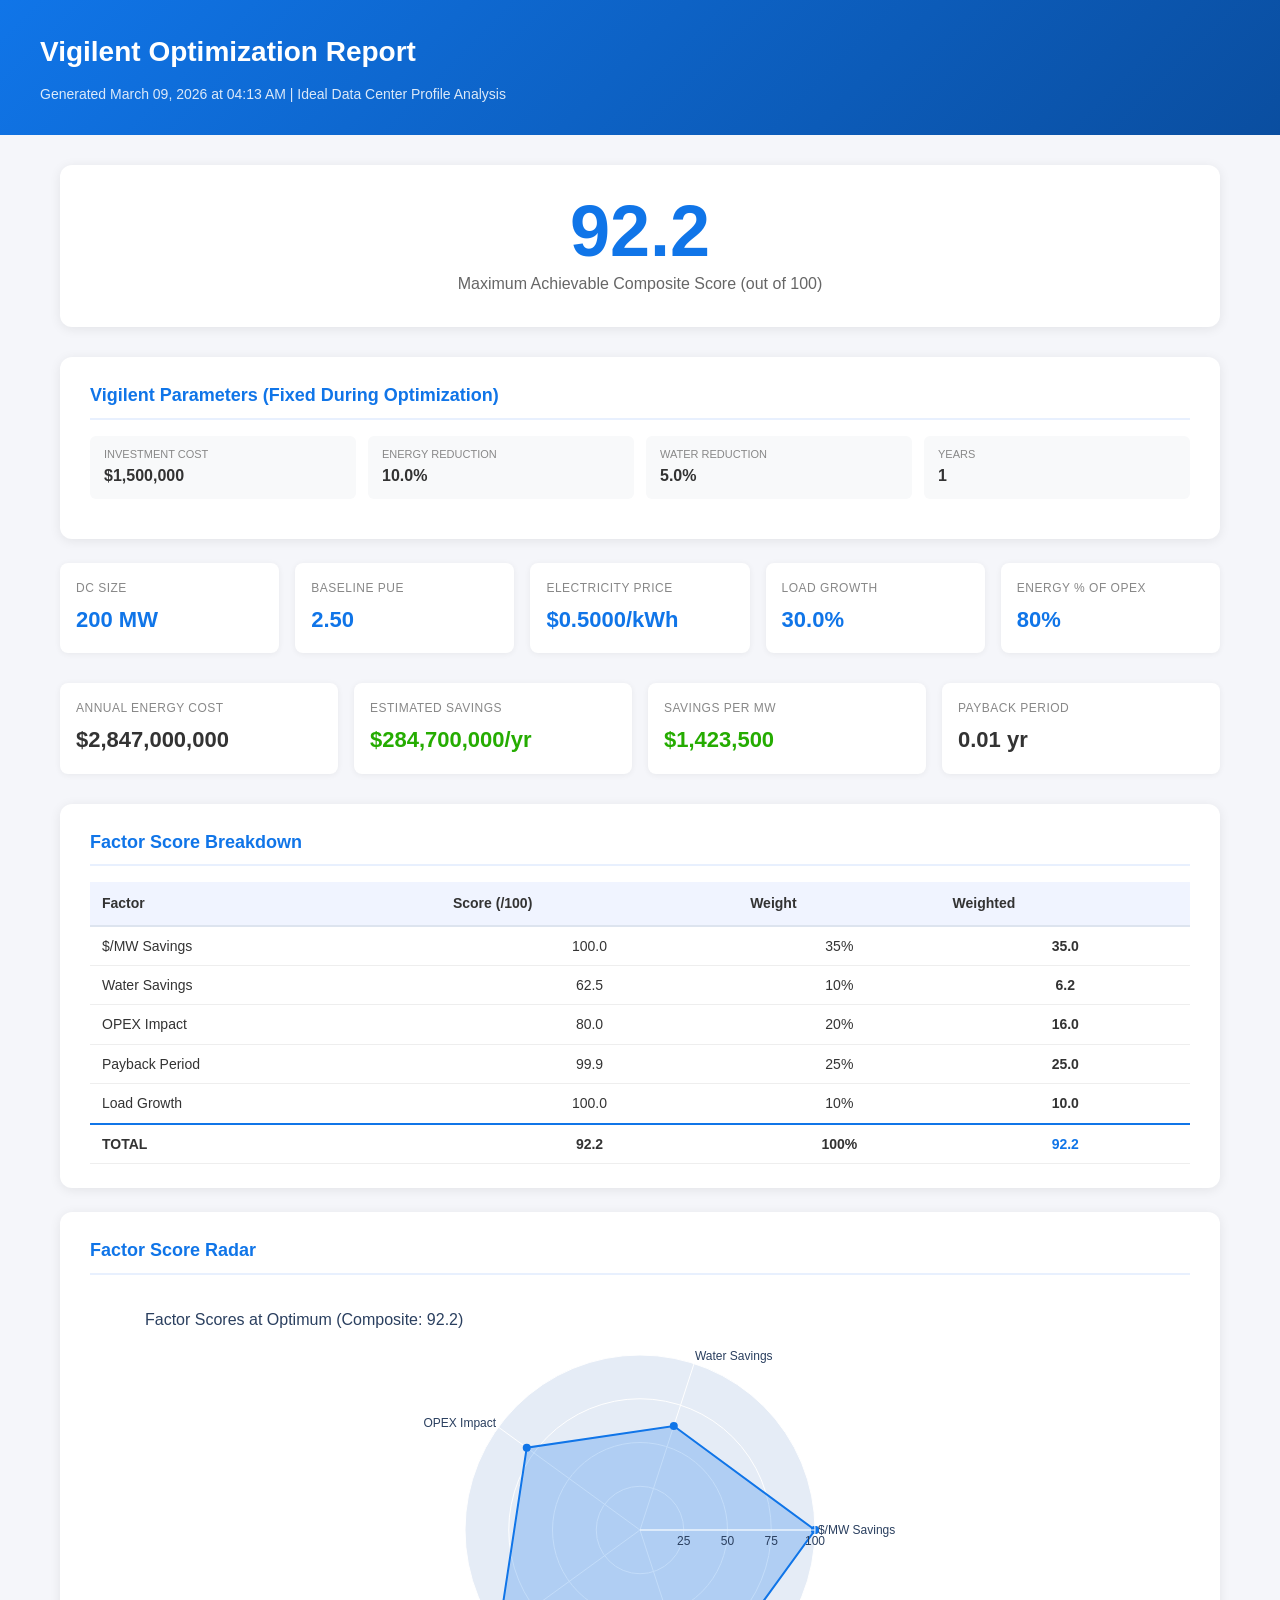
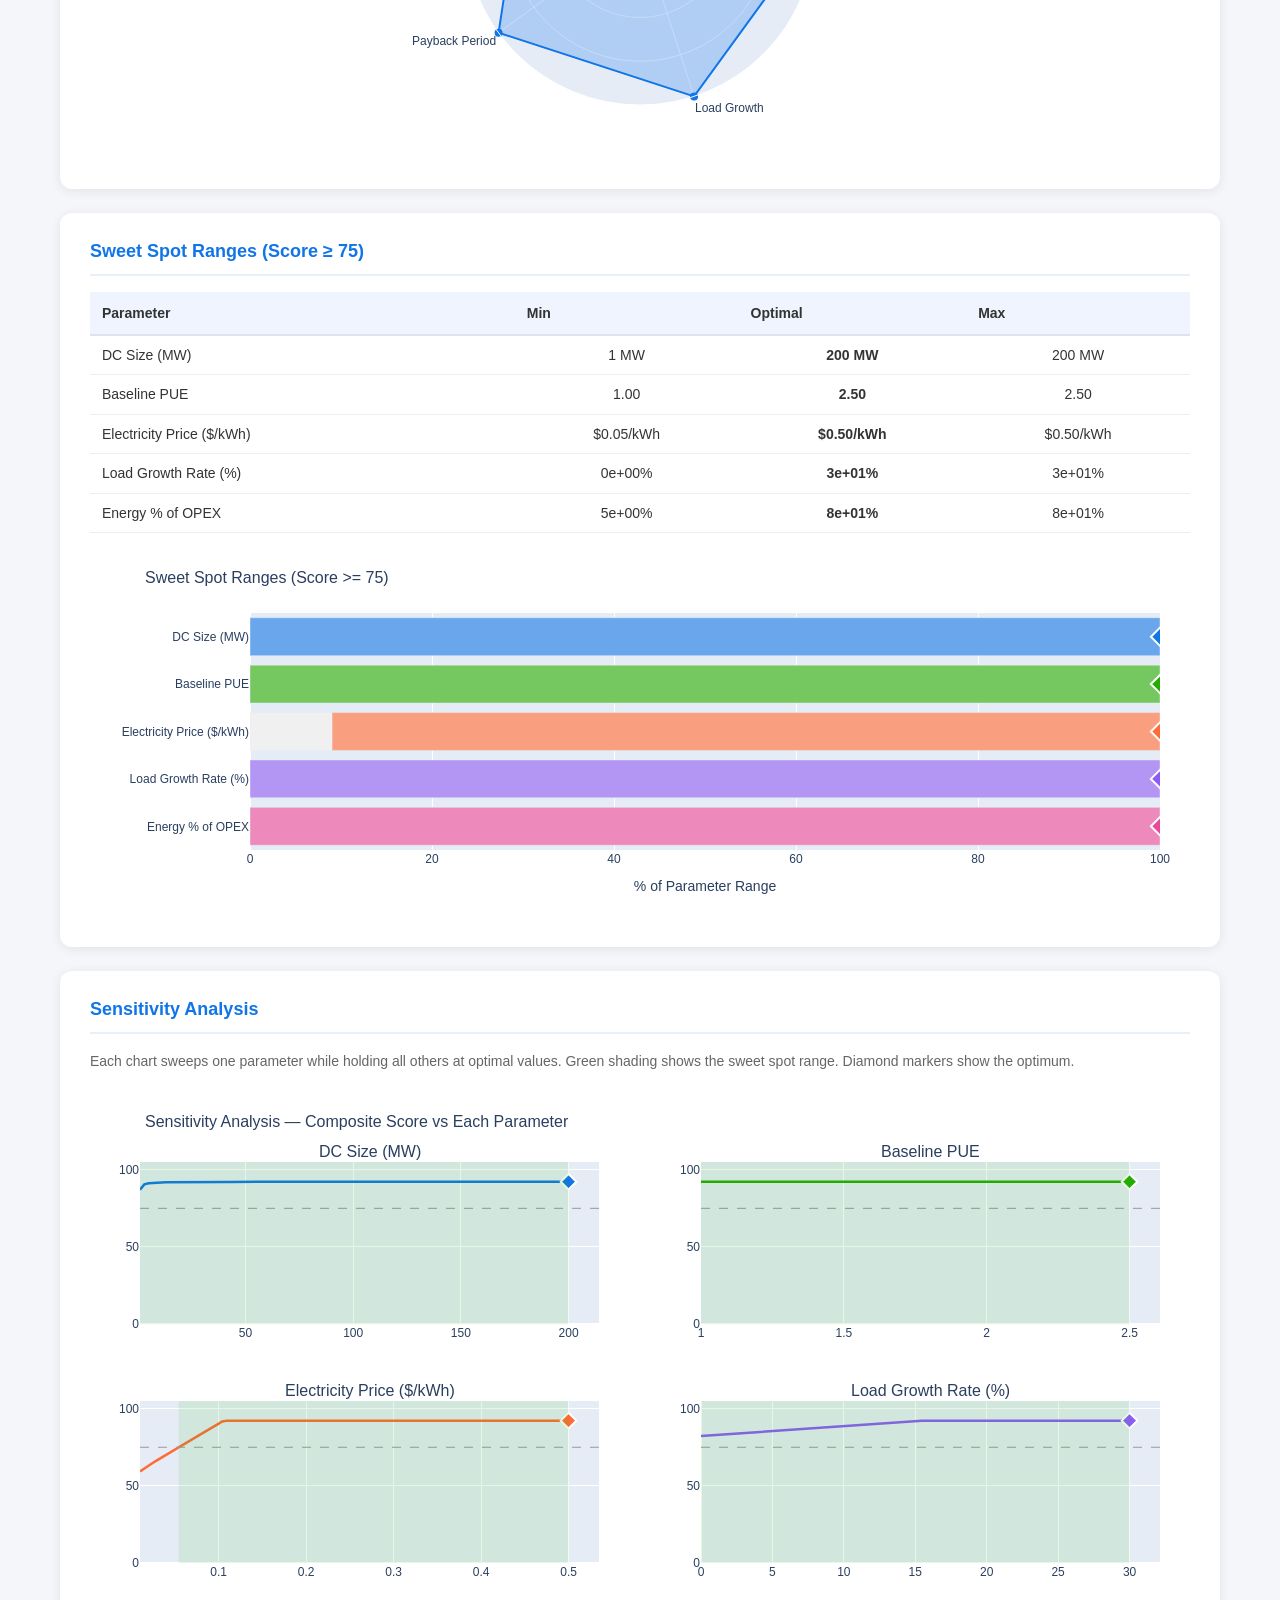
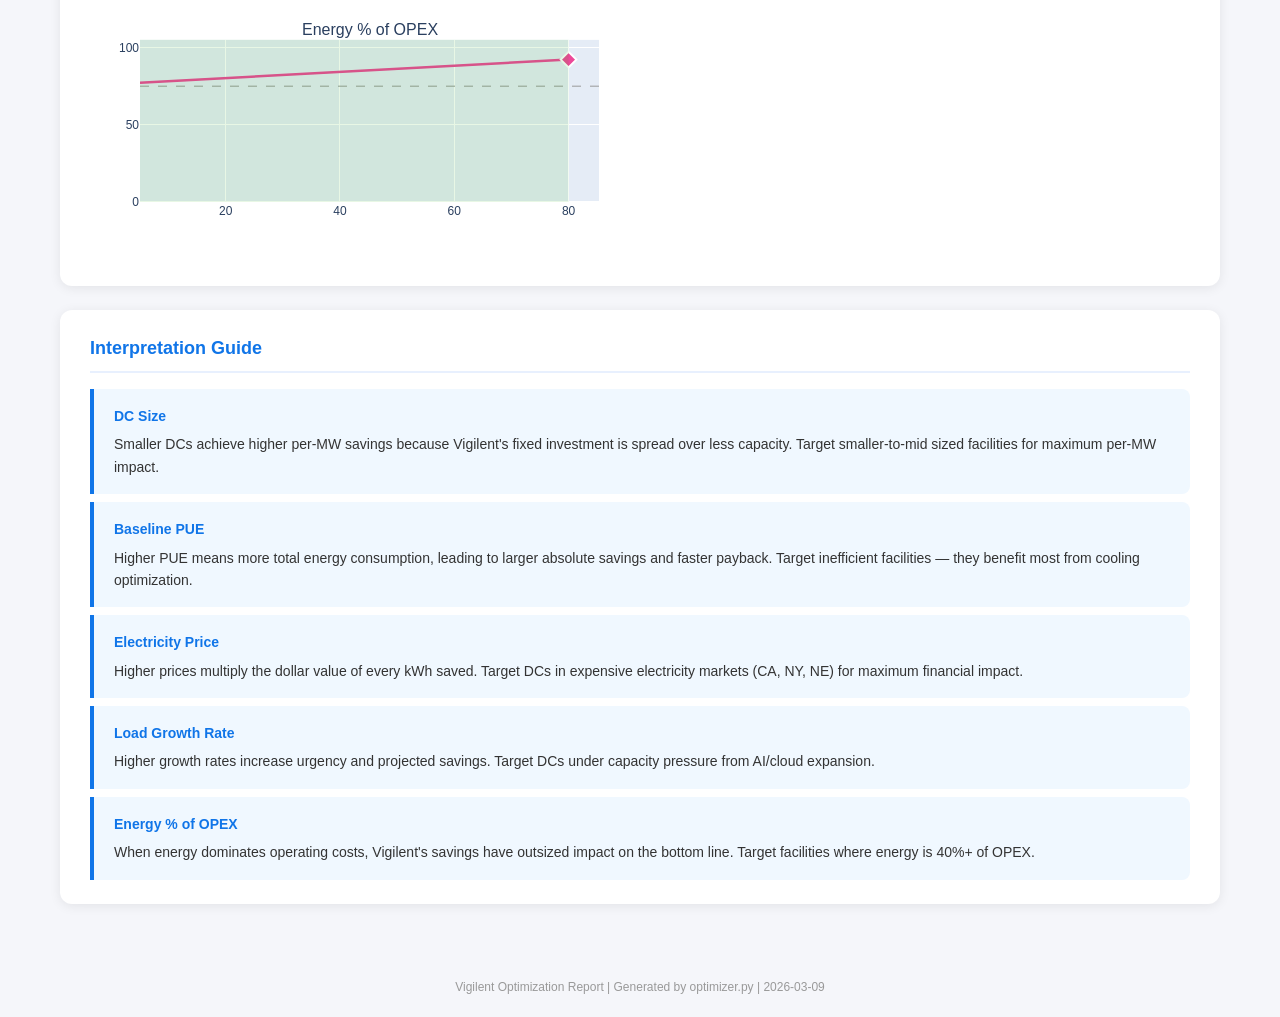
<file: output/optimization_report.html>
<!DOCTYPE html>
<html>
<head>
    <meta charset="UTF-8">
    <title>Vigilent Optimization Report</title>
    <script src="https://cdn.plot.ly/plotly-2.35.0.min.js"></script>
    <style>
        * { margin: 0; padding: 0; box-sizing: border-box; }
        body {
            font-family: -apple-system, BlinkMacSystemFont, 'Segoe UI', Roboto, sans-serif;
            color: #333;
            background: #f5f6fa;
            line-height: 1.6;
        }
        .header {
            background: linear-gradient(135deg, #1075E8, #0a4ea0);
            color: white;
            padding: 30px 40px;
        }
        .header h1 { font-size: 28px; margin-bottom: 8px; }
        .header .subtitle { font-size: 14px; opacity: 0.85; }
        .container { max-width: 1200px; margin: 0 auto; padding: 30px 20px; }

        .score-hero {
            background: white;
            border-radius: 12px;
            padding: 30px;
            text-align: center;
            box-shadow: 0 2px 12px rgba(0,0,0,0.08);
            margin-bottom: 30px;
        }
        .score-hero .big-score {
            font-size: 72px;
            font-weight: 800;
            color: #1075E8;
            line-height: 1;
        }
        .score-hero .score-label {
            font-size: 16px;
            color: #666;
            margin-top: 4px;
        }

        .cards { display: grid; grid-template-columns: repeat(auto-fit, minmax(200px, 1fr)); gap: 16px; margin-bottom: 30px; }
        .card {
            background: white;
            border-radius: 8px;
            padding: 16px;
            box-shadow: 0 1px 6px rgba(0,0,0,0.06);
        }
        .card .card-label { font-size: 12px; color: #888; text-transform: uppercase; letter-spacing: 0.5px; }
        .card .card-value { font-size: 22px; font-weight: 700; color: #1075E8; margin-top: 4px; }

        .section {
            background: white;
            border-radius: 12px;
            padding: 24px 30px;
            box-shadow: 0 2px 12px rgba(0,0,0,0.08);
            margin-bottom: 24px;
        }
        .section h2 {
            font-size: 18px;
            color: #1075E8;
            margin-bottom: 16px;
            padding-bottom: 8px;
            border-bottom: 2px solid #e8f0fe;
        }

        table {
            width: 100%;
            border-collapse: collapse;
            font-size: 14px;
        }
        th {
            background: #f0f4ff;
            padding: 10px 12px;
            text-align: left;
            font-weight: 600;
            border-bottom: 2px solid #dde4ef;
        }
        td {
            padding: 8px 12px;
            border-bottom: 1px solid #eee;
        }
        tr:hover td { background: #f8faff; }

        .interpretation {
            background: #f0f8ff;
            border-left: 4px solid #1075E8;
            padding: 16px 20px;
            margin-top: 12px;
            border-radius: 0 8px 8px 0;
            font-size: 14px;
        }
        .interpretation h4 { color: #1075E8; margin-bottom: 6px; }

        .chart-container { margin: 20px 0; }

        .vigilent-params {
            display: grid;
            grid-template-columns: repeat(auto-fit, minmax(180px, 1fr));
            gap: 12px;
            margin-bottom: 16px;
        }
        .vparam {
            background: #f8f9fa;
            border-radius: 6px;
            padding: 10px 14px;
        }
        .vparam .vp-label { font-size: 11px; color: #888; text-transform: uppercase; }
        .vparam .vp-value { font-size: 16px; font-weight: 600; }

        .footer {
            text-align: center;
            padding: 20px;
            font-size: 12px;
            color: #999;
        }
    </style>
</head>
<body>
    <div class="header">
        <h1>Vigilent Optimization Report</h1>
        <div class="subtitle">Generated March 09, 2026 at 04:13 AM | Ideal Data Center Profile Analysis</div>
    </div>

    <div class="container">
        <!-- Composite Score Hero -->
        <div class="score-hero">
            <div class="big-score">92.2</div>
            <div class="score-label">Maximum Achievable Composite Score (out of 100)</div>
        </div>

        <!-- Vigilent Parameters Used -->
        <div class="section">
            <h2>Vigilent Parameters (Fixed During Optimization)</h2>
            <div class="vigilent-params">
                <div class="vparam">
                    <div class="vp-label">Investment Cost</div>
                    <div class="vp-value">$1,500,000</div>
                </div>
                <div class="vparam">
                    <div class="vp-label">Energy Reduction</div>
                    <div class="vp-value">10.0%</div>
                </div>
                <div class="vparam">
                    <div class="vp-label">Water Reduction</div>
                    <div class="vp-value">5.0%</div>
                </div>
                <div class="vparam">
                    <div class="vp-label">Years</div>
                    <div class="vp-value">1</div>
                </div>
            </div>
        </div>

        <!-- Optimal Profile Cards -->
        <div class="cards">
            <div class="card">
                <div class="card-label">DC Size</div>
                <div class="card-value">200 MW</div>
            </div>
            <div class="card">
                <div class="card-label">Baseline PUE</div>
                <div class="card-value">2.50</div>
            </div>
            <div class="card">
                <div class="card-label">Electricity Price</div>
                <div class="card-value">$0.5000/kWh</div>
            </div>
            <div class="card">
                <div class="card-label">Load Growth</div>
                <div class="card-value">30.0%</div>
            </div>
            <div class="card">
                <div class="card-label">Energy % of OPEX</div>
                <div class="card-value">80%</div>
            </div>
        </div>

        <!-- Key Metrics -->
        <div class="cards">
            <div class="card">
                <div class="card-label">Annual Energy Cost</div>
                <div class="card-value" style="color:#333">$2,847,000,000</div>
            </div>
            <div class="card">
                <div class="card-label">Estimated Savings</div>
                <div class="card-value" style="color:#25ac01">$284,700,000/yr</div>
            </div>
            <div class="card">
                <div class="card-label">Savings per MW</div>
                <div class="card-value" style="color:#25ac01">$1,423,500</div>
            </div>
            <div class="card">
                <div class="card-label">Payback Period</div>
                <div class="card-value" style="color:#333">0.01 yr</div>
            </div>
        </div>

        <!-- Factor Breakdown -->
        <div class="section">
            <h2>Factor Score Breakdown</h2>
            <table>
                <tr><th>Factor</th><th>Score (/100)</th><th>Weight</th><th>Weighted</th></tr>
                
        <tr>
            <td>$/MW Savings</td>
            <td style="text-align:center">100.0</td>
            <td style="text-align:center">35%</td>
            <td style="text-align:center;font-weight:600">35.0</td>
        </tr>
        <tr>
            <td>Water Savings</td>
            <td style="text-align:center">62.5</td>
            <td style="text-align:center">10%</td>
            <td style="text-align:center;font-weight:600">6.2</td>
        </tr>
        <tr>
            <td>OPEX Impact</td>
            <td style="text-align:center">80.0</td>
            <td style="text-align:center">20%</td>
            <td style="text-align:center;font-weight:600">16.0</td>
        </tr>
        <tr>
            <td>Payback Period</td>
            <td style="text-align:center">99.9</td>
            <td style="text-align:center">25%</td>
            <td style="text-align:center;font-weight:600">25.0</td>
        </tr>
        <tr>
            <td>Load Growth</td>
            <td style="text-align:center">100.0</td>
            <td style="text-align:center">10%</td>
            <td style="text-align:center;font-weight:600">10.0</td>
        </tr>
                <tr style="font-weight:700;border-top:2px solid #1075E8">
                    <td>TOTAL</td>
                    <td style="text-align:center">92.2</td>
                    <td style="text-align:center">100%</td>
                    <td style="text-align:center;color:#1075E8">92.2</td>
                </tr>
            </table>
        </div>

        <!-- Radar Chart -->
        <div class="section">
            <h2>Factor Score Radar</h2>
            <div class="chart-container"><div>                            <div id="a88495b6-a3f4-4e5f-9416-b913927fc76d" class="plotly-graph-div" style="height:450px; width:100%;"></div>            <script>                window.PLOTLYENV=window.PLOTLYENV || {};                                if (document.getElementById("a88495b6-a3f4-4e5f-9416-b913927fc76d")) {                    Plotly.newPlot(                        "a88495b6-a3f4-4e5f-9416-b913927fc76d",                        [{"fill":"toself","fillcolor":"rgba(16, 117, 232, 0.25)","hoverinfo":"text+theta","line":{"color":"#1075E8","width":2},"marker":{"color":"#1075E8","size":8},"r":[100,62.5,80.00000000000001,99.89462592202318,100,100],"text":["100.0","62.5","80.0","99.9","100.0","100.0"],"theta":["$\u002fMW Savings","Water Savings","OPEX Impact","Payback Period","Load Growth","$\u002fMW Savings"],"type":"scatterpolar"}],                        {"template":{"data":{"histogram2dcontour":[{"type":"histogram2dcontour","colorbar":{"outlinewidth":0,"ticks":""},"colorscale":[[0.0,"#0d0887"],[0.1111111111111111,"#46039f"],[0.2222222222222222,"#7201a8"],[0.3333333333333333,"#9c179e"],[0.4444444444444444,"#bd3786"],[0.5555555555555556,"#d8576b"],[0.6666666666666666,"#ed7953"],[0.7777777777777778,"#fb9f3a"],[0.8888888888888888,"#fdca26"],[1.0,"#f0f921"]]}],"choropleth":[{"type":"choropleth","colorbar":{"outlinewidth":0,"ticks":""}}],"histogram2d":[{"type":"histogram2d","colorbar":{"outlinewidth":0,"ticks":""},"colorscale":[[0.0,"#0d0887"],[0.1111111111111111,"#46039f"],[0.2222222222222222,"#7201a8"],[0.3333333333333333,"#9c179e"],[0.4444444444444444,"#bd3786"],[0.5555555555555556,"#d8576b"],[0.6666666666666666,"#ed7953"],[0.7777777777777778,"#fb9f3a"],[0.8888888888888888,"#fdca26"],[1.0,"#f0f921"]]}],"heatmap":[{"type":"heatmap","colorbar":{"outlinewidth":0,"ticks":""},"colorscale":[[0.0,"#0d0887"],[0.1111111111111111,"#46039f"],[0.2222222222222222,"#7201a8"],[0.3333333333333333,"#9c179e"],[0.4444444444444444,"#bd3786"],[0.5555555555555556,"#d8576b"],[0.6666666666666666,"#ed7953"],[0.7777777777777778,"#fb9f3a"],[0.8888888888888888,"#fdca26"],[1.0,"#f0f921"]]}],"contourcarpet":[{"type":"contourcarpet","colorbar":{"outlinewidth":0,"ticks":""}}],"contour":[{"type":"contour","colorbar":{"outlinewidth":0,"ticks":""},"colorscale":[[0.0,"#0d0887"],[0.1111111111111111,"#46039f"],[0.2222222222222222,"#7201a8"],[0.3333333333333333,"#9c179e"],[0.4444444444444444,"#bd3786"],[0.5555555555555556,"#d8576b"],[0.6666666666666666,"#ed7953"],[0.7777777777777778,"#fb9f3a"],[0.8888888888888888,"#fdca26"],[1.0,"#f0f921"]]}],"surface":[{"type":"surface","colorbar":{"outlinewidth":0,"ticks":""},"colorscale":[[0.0,"#0d0887"],[0.1111111111111111,"#46039f"],[0.2222222222222222,"#7201a8"],[0.3333333333333333,"#9c179e"],[0.4444444444444444,"#bd3786"],[0.5555555555555556,"#d8576b"],[0.6666666666666666,"#ed7953"],[0.7777777777777778,"#fb9f3a"],[0.8888888888888888,"#fdca26"],[1.0,"#f0f921"]]}],"mesh3d":[{"type":"mesh3d","colorbar":{"outlinewidth":0,"ticks":""}}],"scatter":[{"fillpattern":{"fillmode":"overlay","size":10,"solidity":0.2},"type":"scatter"}],"parcoords":[{"type":"parcoords","line":{"colorbar":{"outlinewidth":0,"ticks":""}}}],"scatterpolargl":[{"type":"scatterpolargl","marker":{"colorbar":{"outlinewidth":0,"ticks":""}}}],"bar":[{"error_x":{"color":"#2a3f5f"},"error_y":{"color":"#2a3f5f"},"marker":{"line":{"color":"#E5ECF6","width":0.5},"pattern":{"fillmode":"overlay","size":10,"solidity":0.2}},"type":"bar"}],"scattergeo":[{"type":"scattergeo","marker":{"colorbar":{"outlinewidth":0,"ticks":""}}}],"scatterpolar":[{"type":"scatterpolar","marker":{"colorbar":{"outlinewidth":0,"ticks":""}}}],"histogram":[{"marker":{"pattern":{"fillmode":"overlay","size":10,"solidity":0.2}},"type":"histogram"}],"scattergl":[{"type":"scattergl","marker":{"colorbar":{"outlinewidth":0,"ticks":""}}}],"scatter3d":[{"type":"scatter3d","line":{"colorbar":{"outlinewidth":0,"ticks":""}},"marker":{"colorbar":{"outlinewidth":0,"ticks":""}}}],"scattermap":[{"type":"scattermap","marker":{"colorbar":{"outlinewidth":0,"ticks":""}}}],"scattermapbox":[{"type":"scattermapbox","marker":{"colorbar":{"outlinewidth":0,"ticks":""}}}],"scatterternary":[{"type":"scatterternary","marker":{"colorbar":{"outlinewidth":0,"ticks":""}}}],"scattercarpet":[{"type":"scattercarpet","marker":{"colorbar":{"outlinewidth":0,"ticks":""}}}],"carpet":[{"aaxis":{"endlinecolor":"#2a3f5f","gridcolor":"white","linecolor":"white","minorgridcolor":"white","startlinecolor":"#2a3f5f"},"baxis":{"endlinecolor":"#2a3f5f","gridcolor":"white","linecolor":"white","minorgridcolor":"white","startlinecolor":"#2a3f5f"},"type":"carpet"}],"table":[{"cells":{"fill":{"color":"#EBF0F8"},"line":{"color":"white"}},"header":{"fill":{"color":"#C8D4E3"},"line":{"color":"white"}},"type":"table"}],"barpolar":[{"marker":{"line":{"color":"#E5ECF6","width":0.5},"pattern":{"fillmode":"overlay","size":10,"solidity":0.2}},"type":"barpolar"}],"pie":[{"automargin":true,"type":"pie"}]},"layout":{"autotypenumbers":"strict","colorway":["#636efa","#EF553B","#00cc96","#ab63fa","#FFA15A","#19d3f3","#FF6692","#B6E880","#FF97FF","#FECB52"],"font":{"color":"#2a3f5f"},"hovermode":"closest","hoverlabel":{"align":"left"},"paper_bgcolor":"white","plot_bgcolor":"#E5ECF6","polar":{"bgcolor":"#E5ECF6","angularaxis":{"gridcolor":"white","linecolor":"white","ticks":""},"radialaxis":{"gridcolor":"white","linecolor":"white","ticks":""}},"ternary":{"bgcolor":"#E5ECF6","aaxis":{"gridcolor":"white","linecolor":"white","ticks":""},"baxis":{"gridcolor":"white","linecolor":"white","ticks":""},"caxis":{"gridcolor":"white","linecolor":"white","ticks":""}},"coloraxis":{"colorbar":{"outlinewidth":0,"ticks":""}},"colorscale":{"sequential":[[0.0,"#0d0887"],[0.1111111111111111,"#46039f"],[0.2222222222222222,"#7201a8"],[0.3333333333333333,"#9c179e"],[0.4444444444444444,"#bd3786"],[0.5555555555555556,"#d8576b"],[0.6666666666666666,"#ed7953"],[0.7777777777777778,"#fb9f3a"],[0.8888888888888888,"#fdca26"],[1.0,"#f0f921"]],"sequentialminus":[[0.0,"#0d0887"],[0.1111111111111111,"#46039f"],[0.2222222222222222,"#7201a8"],[0.3333333333333333,"#9c179e"],[0.4444444444444444,"#bd3786"],[0.5555555555555556,"#d8576b"],[0.6666666666666666,"#ed7953"],[0.7777777777777778,"#fb9f3a"],[0.8888888888888888,"#fdca26"],[1.0,"#f0f921"]],"diverging":[[0,"#8e0152"],[0.1,"#c51b7d"],[0.2,"#de77ae"],[0.3,"#f1b6da"],[0.4,"#fde0ef"],[0.5,"#f7f7f7"],[0.6,"#e6f5d0"],[0.7,"#b8e186"],[0.8,"#7fbc41"],[0.9,"#4d9221"],[1,"#276419"]]},"xaxis":{"gridcolor":"white","linecolor":"white","ticks":"","title":{"standoff":15},"zerolinecolor":"white","automargin":true,"zerolinewidth":2},"yaxis":{"gridcolor":"white","linecolor":"white","ticks":"","title":{"standoff":15},"zerolinecolor":"white","automargin":true,"zerolinewidth":2},"scene":{"xaxis":{"backgroundcolor":"#E5ECF6","gridcolor":"white","linecolor":"white","showbackground":true,"ticks":"","zerolinecolor":"white","gridwidth":2},"yaxis":{"backgroundcolor":"#E5ECF6","gridcolor":"white","linecolor":"white","showbackground":true,"ticks":"","zerolinecolor":"white","gridwidth":2},"zaxis":{"backgroundcolor":"#E5ECF6","gridcolor":"white","linecolor":"white","showbackground":true,"ticks":"","zerolinecolor":"white","gridwidth":2}},"shapedefaults":{"line":{"color":"#2a3f5f"}},"annotationdefaults":{"arrowcolor":"#2a3f5f","arrowhead":0,"arrowwidth":1},"geo":{"bgcolor":"white","landcolor":"#E5ECF6","subunitcolor":"white","showland":true,"showlakes":true,"lakecolor":"white"},"title":{"x":0.05},"mapbox":{"style":"light"}}},"polar":{"radialaxis":{"visible":true,"range":[0,100],"tickvals":[25,50,75,100]}},"title":{"font":{"size":16},"text":"Factor Scores at Optimum (Composite: 92.2)"},"margin":{"l":60,"r":60,"t":60,"b":40},"height":450},                        {"responsive": true}                    )                };            </script>        </div></div>
        </div>

        <!-- Sweet Spot Ranges -->
        <div class="section">
            <h2>Sweet Spot Ranges (Score &ge; 75)</h2>
            <table>
                <tr><th>Parameter</th><th>Min</th><th>Optimal</th><th>Max</th></tr>
                
        <tr>
            <td>DC Size (MW)</td>
            <td style="text-align:center">1 MW</td>
            <td style="text-align:center;font-weight:600">200 MW</td>
            <td style="text-align:center">200 MW</td>
        </tr>
        <tr>
            <td>Baseline PUE</td>
            <td style="text-align:center">1.00</td>
            <td style="text-align:center;font-weight:600">2.50</td>
            <td style="text-align:center">2.50</td>
        </tr>
        <tr>
            <td>Electricity Price ($/kWh)</td>
            <td style="text-align:center">$0.05/kWh</td>
            <td style="text-align:center;font-weight:600">$0.50/kWh</td>
            <td style="text-align:center">$0.50/kWh</td>
        </tr>
        <tr>
            <td>Load Growth Rate (%)</td>
            <td style="text-align:center">0e+00%</td>
            <td style="text-align:center;font-weight:600">3e+01%</td>
            <td style="text-align:center">3e+01%</td>
        </tr>
        <tr>
            <td>Energy % of OPEX</td>
            <td style="text-align:center">5e+00%</td>
            <td style="text-align:center;font-weight:600">8e+01%</td>
            <td style="text-align:center">8e+01%</td>
        </tr>
            </table>
            <div class="chart-container"><div>                            <div id="7ec2a863-64b8-4488-9e6e-b82ab0e1450f" class="plotly-graph-div" style="height:350px; width:100%;"></div>            <script>                window.PLOTLYENV=window.PLOTLYENV || {};                                if (document.getElementById("7ec2a863-64b8-4488-9e6e-b82ab0e1450f")) {                    Plotly.newPlot(                        "7ec2a863-64b8-4488-9e6e-b82ab0e1450f",                        [{"hoverinfo":"skip","marker":{"color":"#f0f0f0"},"orientation":"h","showlegend":false,"x":[100],"y":["DC Size (MW)"],"type":"bar"},{"base":[0.0],"hoverinfo":"text","hovertext":"Sweet spot: 1.00 \u2013 200.00","marker":{"color":"#1075E8","opacity":0.6},"orientation":"h","showlegend":false,"x":[100.0],"y":["DC Size (MW)"],"type":"bar"},{"hoverinfo":"text","hovertext":"Optimal: 200.00","marker":{"color":"#1075E8","line":{"color":"white","width":2},"size":14,"symbol":"diamond"},"mode":"markers","showlegend":false,"x":[100.0],"y":["DC Size (MW)"],"type":"scatter"},{"hoverinfo":"skip","marker":{"color":"#f0f0f0"},"orientation":"h","showlegend":false,"x":[100],"y":["Baseline PUE"],"type":"bar"},{"base":[0.0],"hoverinfo":"text","hovertext":"Sweet spot: 1.00 \u2013 2.50","marker":{"color":"#25ac01","opacity":0.6},"orientation":"h","showlegend":false,"x":[100.0],"y":["Baseline PUE"],"type":"bar"},{"hoverinfo":"text","hovertext":"Optimal: 2.50","marker":{"color":"#25ac01","line":{"color":"white","width":2},"size":14,"symbol":"diamond"},"mode":"markers","showlegend":false,"x":[100.0],"y":["Baseline PUE"],"type":"scatter"},{"hoverinfo":"skip","marker":{"color":"#f0f0f0"},"orientation":"h","showlegend":false,"x":[100],"y":["Electricity Price ($\u002fkWh)"],"type":"bar"},{"base":[9.01803607214429],"hoverinfo":"text","hovertext":"Sweet spot: 0.05 \u2013 0.50","marker":{"color":"#FF6B35","opacity":0.6},"orientation":"h","showlegend":false,"x":[90.98196392785572],"y":["Electricity Price ($\u002fkWh)"],"type":"bar"},{"hoverinfo":"text","hovertext":"Optimal: 0.50","marker":{"color":"#FF6B35","line":{"color":"white","width":2},"size":14,"symbol":"diamond"},"mode":"markers","showlegend":false,"x":[100.0],"y":["Electricity Price ($\u002fkWh)"],"type":"scatter"},{"hoverinfo":"skip","marker":{"color":"#f0f0f0"},"orientation":"h","showlegend":false,"x":[100],"y":["Load Growth Rate (%)"],"type":"bar"},{"base":[0.0],"hoverinfo":"text","hovertext":"Sweet spot: 0.00 \u2013 30.00","marker":{"color":"#8B5CF6","opacity":0.6},"orientation":"h","showlegend":false,"x":[100.0],"y":["Load Growth Rate (%)"],"type":"bar"},{"hoverinfo":"text","hovertext":"Optimal: 30.00","marker":{"color":"#8B5CF6","line":{"color":"white","width":2},"size":14,"symbol":"diamond"},"mode":"markers","showlegend":false,"x":[100.0],"y":["Load Growth Rate (%)"],"type":"scatter"},{"hoverinfo":"skip","marker":{"color":"#f0f0f0"},"orientation":"h","showlegend":false,"x":[100],"y":["Energy % of OPEX"],"type":"bar"},{"base":[0.0],"hoverinfo":"text","hovertext":"Sweet spot: 5.00 \u2013 80.00","marker":{"color":"#EC4899","opacity":0.6},"orientation":"h","showlegend":false,"x":[100.0],"y":["Energy % of OPEX"],"type":"bar"},{"hoverinfo":"text","hovertext":"Optimal: 80.00","marker":{"color":"#EC4899","line":{"color":"white","width":2},"size":14,"symbol":"diamond"},"mode":"markers","showlegend":false,"x":[100.0],"y":["Energy % of OPEX"],"type":"scatter"}],                        {"template":{"data":{"histogram2dcontour":[{"type":"histogram2dcontour","colorbar":{"outlinewidth":0,"ticks":""},"colorscale":[[0.0,"#0d0887"],[0.1111111111111111,"#46039f"],[0.2222222222222222,"#7201a8"],[0.3333333333333333,"#9c179e"],[0.4444444444444444,"#bd3786"],[0.5555555555555556,"#d8576b"],[0.6666666666666666,"#ed7953"],[0.7777777777777778,"#fb9f3a"],[0.8888888888888888,"#fdca26"],[1.0,"#f0f921"]]}],"choropleth":[{"type":"choropleth","colorbar":{"outlinewidth":0,"ticks":""}}],"histogram2d":[{"type":"histogram2d","colorbar":{"outlinewidth":0,"ticks":""},"colorscale":[[0.0,"#0d0887"],[0.1111111111111111,"#46039f"],[0.2222222222222222,"#7201a8"],[0.3333333333333333,"#9c179e"],[0.4444444444444444,"#bd3786"],[0.5555555555555556,"#d8576b"],[0.6666666666666666,"#ed7953"],[0.7777777777777778,"#fb9f3a"],[0.8888888888888888,"#fdca26"],[1.0,"#f0f921"]]}],"heatmap":[{"type":"heatmap","colorbar":{"outlinewidth":0,"ticks":""},"colorscale":[[0.0,"#0d0887"],[0.1111111111111111,"#46039f"],[0.2222222222222222,"#7201a8"],[0.3333333333333333,"#9c179e"],[0.4444444444444444,"#bd3786"],[0.5555555555555556,"#d8576b"],[0.6666666666666666,"#ed7953"],[0.7777777777777778,"#fb9f3a"],[0.8888888888888888,"#fdca26"],[1.0,"#f0f921"]]}],"contourcarpet":[{"type":"contourcarpet","colorbar":{"outlinewidth":0,"ticks":""}}],"contour":[{"type":"contour","colorbar":{"outlinewidth":0,"ticks":""},"colorscale":[[0.0,"#0d0887"],[0.1111111111111111,"#46039f"],[0.2222222222222222,"#7201a8"],[0.3333333333333333,"#9c179e"],[0.4444444444444444,"#bd3786"],[0.5555555555555556,"#d8576b"],[0.6666666666666666,"#ed7953"],[0.7777777777777778,"#fb9f3a"],[0.8888888888888888,"#fdca26"],[1.0,"#f0f921"]]}],"surface":[{"type":"surface","colorbar":{"outlinewidth":0,"ticks":""},"colorscale":[[0.0,"#0d0887"],[0.1111111111111111,"#46039f"],[0.2222222222222222,"#7201a8"],[0.3333333333333333,"#9c179e"],[0.4444444444444444,"#bd3786"],[0.5555555555555556,"#d8576b"],[0.6666666666666666,"#ed7953"],[0.7777777777777778,"#fb9f3a"],[0.8888888888888888,"#fdca26"],[1.0,"#f0f921"]]}],"mesh3d":[{"type":"mesh3d","colorbar":{"outlinewidth":0,"ticks":""}}],"scatter":[{"fillpattern":{"fillmode":"overlay","size":10,"solidity":0.2},"type":"scatter"}],"parcoords":[{"type":"parcoords","line":{"colorbar":{"outlinewidth":0,"ticks":""}}}],"scatterpolargl":[{"type":"scatterpolargl","marker":{"colorbar":{"outlinewidth":0,"ticks":""}}}],"bar":[{"error_x":{"color":"#2a3f5f"},"error_y":{"color":"#2a3f5f"},"marker":{"line":{"color":"#E5ECF6","width":0.5},"pattern":{"fillmode":"overlay","size":10,"solidity":0.2}},"type":"bar"}],"scattergeo":[{"type":"scattergeo","marker":{"colorbar":{"outlinewidth":0,"ticks":""}}}],"scatterpolar":[{"type":"scatterpolar","marker":{"colorbar":{"outlinewidth":0,"ticks":""}}}],"histogram":[{"marker":{"pattern":{"fillmode":"overlay","size":10,"solidity":0.2}},"type":"histogram"}],"scattergl":[{"type":"scattergl","marker":{"colorbar":{"outlinewidth":0,"ticks":""}}}],"scatter3d":[{"type":"scatter3d","line":{"colorbar":{"outlinewidth":0,"ticks":""}},"marker":{"colorbar":{"outlinewidth":0,"ticks":""}}}],"scattermap":[{"type":"scattermap","marker":{"colorbar":{"outlinewidth":0,"ticks":""}}}],"scattermapbox":[{"type":"scattermapbox","marker":{"colorbar":{"outlinewidth":0,"ticks":""}}}],"scatterternary":[{"type":"scatterternary","marker":{"colorbar":{"outlinewidth":0,"ticks":""}}}],"scattercarpet":[{"type":"scattercarpet","marker":{"colorbar":{"outlinewidth":0,"ticks":""}}}],"carpet":[{"aaxis":{"endlinecolor":"#2a3f5f","gridcolor":"white","linecolor":"white","minorgridcolor":"white","startlinecolor":"#2a3f5f"},"baxis":{"endlinecolor":"#2a3f5f","gridcolor":"white","linecolor":"white","minorgridcolor":"white","startlinecolor":"#2a3f5f"},"type":"carpet"}],"table":[{"cells":{"fill":{"color":"#EBF0F8"},"line":{"color":"white"}},"header":{"fill":{"color":"#C8D4E3"},"line":{"color":"white"}},"type":"table"}],"barpolar":[{"marker":{"line":{"color":"#E5ECF6","width":0.5},"pattern":{"fillmode":"overlay","size":10,"solidity":0.2}},"type":"barpolar"}],"pie":[{"automargin":true,"type":"pie"}]},"layout":{"autotypenumbers":"strict","colorway":["#636efa","#EF553B","#00cc96","#ab63fa","#FFA15A","#19d3f3","#FF6692","#B6E880","#FF97FF","#FECB52"],"font":{"color":"#2a3f5f"},"hovermode":"closest","hoverlabel":{"align":"left"},"paper_bgcolor":"white","plot_bgcolor":"#E5ECF6","polar":{"bgcolor":"#E5ECF6","angularaxis":{"gridcolor":"white","linecolor":"white","ticks":""},"radialaxis":{"gridcolor":"white","linecolor":"white","ticks":""}},"ternary":{"bgcolor":"#E5ECF6","aaxis":{"gridcolor":"white","linecolor":"white","ticks":""},"baxis":{"gridcolor":"white","linecolor":"white","ticks":""},"caxis":{"gridcolor":"white","linecolor":"white","ticks":""}},"coloraxis":{"colorbar":{"outlinewidth":0,"ticks":""}},"colorscale":{"sequential":[[0.0,"#0d0887"],[0.1111111111111111,"#46039f"],[0.2222222222222222,"#7201a8"],[0.3333333333333333,"#9c179e"],[0.4444444444444444,"#bd3786"],[0.5555555555555556,"#d8576b"],[0.6666666666666666,"#ed7953"],[0.7777777777777778,"#fb9f3a"],[0.8888888888888888,"#fdca26"],[1.0,"#f0f921"]],"sequentialminus":[[0.0,"#0d0887"],[0.1111111111111111,"#46039f"],[0.2222222222222222,"#7201a8"],[0.3333333333333333,"#9c179e"],[0.4444444444444444,"#bd3786"],[0.5555555555555556,"#d8576b"],[0.6666666666666666,"#ed7953"],[0.7777777777777778,"#fb9f3a"],[0.8888888888888888,"#fdca26"],[1.0,"#f0f921"]],"diverging":[[0,"#8e0152"],[0.1,"#c51b7d"],[0.2,"#de77ae"],[0.3,"#f1b6da"],[0.4,"#fde0ef"],[0.5,"#f7f7f7"],[0.6,"#e6f5d0"],[0.7,"#b8e186"],[0.8,"#7fbc41"],[0.9,"#4d9221"],[1,"#276419"]]},"xaxis":{"gridcolor":"white","linecolor":"white","ticks":"","title":{"standoff":15},"zerolinecolor":"white","automargin":true,"zerolinewidth":2},"yaxis":{"gridcolor":"white","linecolor":"white","ticks":"","title":{"standoff":15},"zerolinecolor":"white","automargin":true,"zerolinewidth":2},"scene":{"xaxis":{"backgroundcolor":"#E5ECF6","gridcolor":"white","linecolor":"white","showbackground":true,"ticks":"","zerolinecolor":"white","gridwidth":2},"yaxis":{"backgroundcolor":"#E5ECF6","gridcolor":"white","linecolor":"white","showbackground":true,"ticks":"","zerolinecolor":"white","gridwidth":2},"zaxis":{"backgroundcolor":"#E5ECF6","gridcolor":"white","linecolor":"white","showbackground":true,"ticks":"","zerolinecolor":"white","gridwidth":2}},"shapedefaults":{"line":{"color":"#2a3f5f"}},"annotationdefaults":{"arrowcolor":"#2a3f5f","arrowhead":0,"arrowwidth":1},"geo":{"bgcolor":"white","landcolor":"#E5ECF6","subunitcolor":"white","showland":true,"showlakes":true,"lakecolor":"white"},"title":{"x":0.05},"mapbox":{"style":"light"}}},"title":{"font":{"size":16},"text":"Sweet Spot Ranges (Score \u003e= 75)"},"xaxis":{"title":{"text":"% of Parameter Range"},"range":[0,100]},"yaxis":{"autorange":"reversed"},"margin":{"l":160,"r":30,"t":60,"b":50},"barmode":"overlay","height":350},                        {"responsive": true}                    )                };            </script>        </div></div>
        </div>

        <!-- Sensitivity Analysis -->
        <div class="section">
            <h2>Sensitivity Analysis</h2>
            <p style="font-size:14px;color:#666;margin-bottom:12px">
                Each chart sweeps one parameter while holding all others at optimal values.
                Green shading shows the sweet spot range. Diamond markers show the optimum.
            </p>
            <div class="chart-container"><div>                            <div id="44c7c893-5066-4ab8-bc66-c7f190dcdaa2" class="plotly-graph-div" style="height:750px; width:100%;"></div>            <script>                window.PLOTLYENV=window.PLOTLYENV || {};                                if (document.getElementById("44c7c893-5066-4ab8-bc66-c7f190dcdaa2")) {                    Plotly.newPlot(                        "44c7c893-5066-4ab8-bc66-c7f190dcdaa2",                        [{"line":{"color":"#1075E8","width":2.5},"mode":"lines","name":"DC Size (MW)","showlegend":false,"x":[1.0,3.01010101010101,5.02020202020202,7.030303030303029,9.04040404040404,11.05050505050505,13.060606060606059,15.07070707070707,17.08080808080808,19.09090909090909,21.1010101010101,23.11111111111111,25.121212121212118,27.131313131313128,29.14141414141414,31.15151515151515,33.16161616161616,35.17171717171717,37.18181818181818,39.19191919191919,41.2020202020202,43.21212121212121,45.22222222222222,47.23232323232323,49.242424242424235,51.252525252525245,53.262626262626256,55.272727272727266,57.28282828282828,59.29292929292929,61.3030303030303,63.31313131313131,65.32323232323232,67.33333333333333,69.34343434343434,71.35353535353535,73.36363636363636,75.37373737373737,77.38383838383838,79.39393939393939,81.4040404040404,83.41414141414141,85.42424242424242,87.43434343434343,89.44444444444444,91.45454545454545,93.46464646464646,95.47474747474747,97.48484848484847,99.49494949494948,101.50505050505049,103.5151515151515,105.52525252525251,107.53535353535352,109.54545454545453,111.55555555555554,113.56565656565655,115.57575757575756,117.58585858585857,119.59595959595958,121.6060606060606,123.6161616161616,125.62626262626262,127.63636363636363,129.64646464646464,131.65656565656565,133.66666666666666,135.67676767676767,137.68686868686868,139.6969696969697,141.7070707070707,143.7171717171717,145.72727272727272,147.73737373737373,149.74747474747474,151.75757575757575,153.76767676767676,155.77777777777777,157.78787878787878,159.7979797979798,161.8080808080808,163.8181818181818,165.82828282828282,167.83838383838383,169.84848484848484,171.85858585858585,173.86868686868686,175.87878787878788,177.88888888888889,179.8989898989899,181.9090909090909,183.91919191919192,185.92929292929293,187.93939393939394,189.94949494949495,191.95959595959596,193.96969696969694,195.97979797979795,197.98989898989896,200.0],"y":[86.98129610115912,90.49965877186159,91.2004996257842,91.50057229025109,91.66720482012822,91.77321600915425,91.84659575716532,91.9004010147552,91.94154246837064,91.97402027196549,92.00031034658437,92.02202723514631,92.04026872296532,92.05580726508367,92.06920218856663,92.08086845460919,92.09112041243215,92.10020054968832,92.10829891714609,92.115566575777,92.12212510762804,92.12807347218671,92.13349303417797,92.13845130753096,92.143004782362,92.1472010867195,92.1510806588308,92.15467805446175,92.15802297901865,92.1611411097129,92.16405475597541,92.16678339406745,92.16934410298666,92.17175192229445,92.1740201477079,92.17616057672916,92.17818371389436,92.18009894318075,92.18191467354325,92.18363846234284,92.18527712048825,92.18683680237524,92.18832308312815,92.18974102518655,92.19109523591358,92.1923899176071,92.19362891105747,92.19481573360292,92.19595361247693,92.19704551411317,92.19809416996863,92.19910209933789,92.20007162956014,92.20100491395968,92.20190394781142,92.20277058258011,92.20360653864758,92.20441341671166,92.20519270801604,92.20594580354854,92.206674002327,92.20737851887684,92.20806048999073,92.20872098084953,92.2093609905738,92.20998145726674,92.21058326260219,92.21116723600467,92.21173415846341,92.21228476601698,92.21281975294139,92.2133397746707,92.21384545047583,92.2143373659247,92.21481607514434,92.215282102903,92.21573594652925,92.21617807768219,92.2166089439866,92.21702897054455,92.21743856133433,92.21783810050653,92.2182279535856,92.21860846858539,92.21897997704518,92.21934279499322,92.2196972238433,92.22004355122988,92.22038205178666,92.22071298787282,92.22103661025125,92.22135315872225,92.22166286271607,92.22196594184751,92.22226260643524,92.22255305798856,92.22283748966385,92.22311608669285,92.2233890267851,92.2236564805058],"type":"scatter","xaxis":"x","yaxis":"y"},{"hoverinfo":"text","hovertext":"Optimal: 200.00","marker":{"color":"#1075E8","line":{"color":"white","width":2},"size":12,"symbol":"diamond"},"mode":"markers","name":"Optimal","showlegend":false,"x":[200.0],"y":[92.2236564805058],"type":"scatter","xaxis":"x","yaxis":"y"},{"line":{"color":"#25ac01","width":2.5},"mode":"lines","name":"Baseline PUE","showlegend":false,"x":[1.0,1.0151515151515151,1.0303030303030303,1.0454545454545454,1.0606060606060606,1.0757575757575757,1.0909090909090908,1.106060606060606,1.121212121212121,1.1363636363636362,1.1515151515151516,1.1666666666666667,1.1818181818181819,1.196969696969697,1.2121212121212122,1.2272727272727273,1.2424242424242424,1.2575757575757576,1.2727272727272727,1.2878787878787878,1.303030303030303,1.3181818181818181,1.3333333333333335,1.3484848484848486,1.3636363636363638,1.378787878787879,1.393939393939394,1.4090909090909092,1.4242424242424243,1.4393939393939394,1.4545454545454546,1.4696969696969697,1.4848484848484849,1.5,1.5151515151515151,1.5303030303030303,1.5454545454545454,1.5606060606060606,1.5757575757575757,1.5909090909090908,1.606060606060606,1.621212121212121,1.6363636363636362,1.6515151515151514,1.6666666666666667,1.6818181818181819,1.696969696969697,1.7121212121212122,1.7272727272727273,1.7424242424242424,1.7575757575757576,1.7727272727272727,1.7878787878787878,1.8030303030303032,1.8181818181818183,1.8333333333333335,1.8484848484848486,1.8636363636363638,1.878787878787879,1.893939393939394,1.9090909090909092,1.9242424242424243,1.9393939393939394,1.9545454545454546,1.9696969696969697,1.9848484848484849,2.0,2.015151515151515,2.0303030303030303,2.0454545454545454,2.0606060606060606,2.0757575757575757,2.090909090909091,2.1060606060606064,2.121212121212121,2.1363636363636367,2.1515151515151514,2.166666666666667,2.1818181818181817,2.1969696969696972,2.212121212121212,2.2272727272727275,2.242424242424242,2.257575757575758,2.2727272727272725,2.287878787878788,2.3030303030303028,2.3181818181818183,2.3333333333333335,2.3484848484848486,2.3636363636363638,2.378787878787879,2.393939393939394,2.409090909090909,2.4242424242424243,2.4393939393939394,2.4545454545454546,2.4696969696969697,2.484848484848485,2.5],"y":[92.18414120126448,92.1851241684098,92.18607822475671,92.18700462729647,92.18790456119223,92.18877914483741,92.18962943449245,92.1904564285405,92.19126107139806,92.19204425711274,92.19280683267706,92.19354960108384,92.19427332414688,92.19497872510703,92.1956664910432,92.1963372751044,92.19699169857873,92.19763035281272,92.19825380099353,92.19886257980536,92.19945720097041,92.2000381526834,92.20060590094837,92.20116089082535,92.20170354759395,92.20223427784018,92.20275347047235,92.20326149767158,92.20375871578145,92.20424546614164,92.20472207586934,92.20518885859234,92.20564611513731,92.20609413417633,92.20653319283457,92.20696355726194,92.20738548317114,92.20779921634424,92.20820499311016,92.20860304079483,92.20899357814581,92.20937681573324,92.2097529563283,92.21012219526106,92.2104847207587,92.21084071426537,92.21119035074514,92.21153379896865,92.2118712217847,92.21220277637788,92.21252861451255,92.21284888276458,92.21316372274116,92.21347327128954,92.21377766069547,92.21407701887154,92.21437146953653,92.21466113238583,92.21494612325368,92.21522655426764,92.21550253399569,92.21577416758626,92.216041556902,92.21630480064695,92.21656399448813,92.21681923117143,92.21707060063224,92.21731819010117,92.2175620842049,92.21780236506264,92.21803911237835,92.21827240352887,92.21850231364823,92.21872891570831,92.21895228059611,92.21917247718764,92.2193895724187,92.21960363135284,92.21981471724622,92.22002289161004,92.22022821427025,92.22043074342487,92.22063053569903,92.22082764619769,92.22102212855637,92.22121403498977,92.22140341633853,92.2215903221141,92.22177480054192,92.22195689860294,92.22213666207344,92.22231413556341,92.22248936255352,92.22266238543054,92.2228332455216,92.22300198312706,92.22316863755219,92.22333324713777,92.22349584928936,92.2236564805058],"type":"scatter","xaxis":"x2","yaxis":"y2"},{"hoverinfo":"text","hovertext":"Optimal: 2.50","marker":{"color":"#25ac01","line":{"color":"white","width":2},"size":12,"symbol":"diamond"},"mode":"markers","name":"Optimal","showlegend":false,"x":[2.5],"y":[92.2236564805058],"type":"scatter","xaxis":"x2","yaxis":"y2"},{"line":{"color":"#FF6B35","width":2.5},"mode":"lines","name":"Electricity Price ($\u002fkWh)","showlegend":false,"x":[0.01,0.014949494949494949,0.0198989898989899,0.02484848484848485,0.029797979797979796,0.03474747474747475,0.039696969696969696,0.04464646464646465,0.049595959595959596,0.05454545454545454,0.059494949494949496,0.06444444444444444,0.06939393939393938,0.07434343434343434,0.07929292929292929,0.08424242424242423,0.08919191919191918,0.09414141414141414,0.09909090909090908,0.10404040404040403,0.10898989898989898,0.11393939393939392,0.11888888888888888,0.12383838383838383,0.12878787878787878,0.13373737373737374,0.1386868686868687,0.14363636363636365,0.1485858585858586,0.15353535353535352,0.15848484848484848,0.16343434343434343,0.16838383838383839,0.17333333333333334,0.1782828282828283,0.18323232323232325,0.18818181818181817,0.19313131313131313,0.19808080808080808,0.20303030303030303,0.207979797979798,0.21292929292929294,0.21787878787878787,0.22282828282828282,0.22777777777777777,0.23272727272727273,0.23767676767676768,0.24262626262626263,0.24757575757575756,0.2525252525252525,0.25747474747474747,0.26242424242424245,0.2673737373737374,0.2723232323232323,0.2772727272727273,0.2822222222222222,0.2871717171717172,0.2921212121212121,0.29707070707070704,0.302020202020202,0.30696969696969695,0.31191919191919193,0.31686868686868686,0.32181818181818184,0.32676767676767676,0.3317171717171717,0.33666666666666667,0.3416161616161616,0.3465656565656566,0.3515151515151515,0.3564646464646465,0.3614141414141414,0.36636363636363634,0.3713131313131313,0.37626262626262624,0.3812121212121212,0.38616161616161615,0.3911111111111111,0.39606060606060606,0.401010101010101,0.40595959595959596,0.4109090909090909,0.41585858585858587,0.4208080808080808,0.4257575757575757,0.4307070707070707,0.43565656565656563,0.4406060606060606,0.44555555555555554,0.4505050505050505,0.45545454545454545,0.46040404040404037,0.46535353535353535,0.4703030303030303,0.47525252525252526,0.4802020202020202,0.4851515151515151,0.4901010101010101,0.495050505050505,0.5],"y":[59.25432402528978,61.33439081844561,63.197518421364165,64.9733412282116,66.70536366279285,68.4123027446519,70.10354079656271,71.78429965427728,73.45771667328818,75.12579046524253,76.78985456898124,78.45083284683616,80.10938558469506,81.76599723144304,83.42103127802696,85.07476579066281,86.72741711305426,88.37915609173132,90.03011943874901,91.68041785105291,92.12914696802937,92.13439678945363,92.13920949745429,92.14363750285781,92.14772515961073,92.15151025566743,92.15502518463488,92.1582978751784,92.1613525346728,92.16421024901558,92.16688947004697,92.16940641440277,92.17177539202382,92.1740090783821,92.17611874136186,92.17811443136918,92.18000514144052,92.18179894273206,92.18350309969591,92.1851241684098,92.1866680808663,92.18814021750649,92.18954546986726,92.19088829487927,92.19217276208589,92.19340259483667,92.19458120633391,92.19571173126715,92.19679705365307,92.19783983140147,92.19884251804774,92.19980738202605,92.20073652380192,92.20163189113639,92.20249529271537,92.20332841034491,92.20413280988522,92.2049099510732,92.20566119636304,92.20638781889755,92.20709100970835,92.20777188423047,92.20843148820647,92.20907080304573,92.20969075069667,92.21029219808273,92.21087596114722,92.21144280854634,92.21199346502584,92.21252861451255,92.21304890294806,92.2135549408898,92.2140473059012,92.21452654475073,92.21499317543723,92.21544768905768,92.21589055153117,92.21632220519207,92.21674307026363,92.21715354622259,92.21755401306388,92.21794483247386,92.21832634892002,92.21869889066339,92.21906277070076,92.21941828764157,92.21976572652531,92.22010535958361,92.22043744695164,92.22076223733266,92.22107996861914,92.22139086847382,92.22169515487381,92.2219930366202,92.22228471381587,92.22257037831378,92.22285021413776,92.22312439787792,92.22339309906216,92.2236564805058],"type":"scatter","xaxis":"x3","yaxis":"y3"},{"hoverinfo":"text","hovertext":"Optimal: 0.50","marker":{"color":"#FF6B35","line":{"color":"white","width":2},"size":12,"symbol":"diamond"},"mode":"markers","name":"Optimal","showlegend":false,"x":[0.5],"y":[92.2236564805058],"type":"scatter","xaxis":"x3","yaxis":"y3"},{"line":{"color":"#8B5CF6","width":2.5},"mode":"lines","name":"Load Growth Rate (%)","showlegend":false,"x":[0.0,0.30303030303030304,0.6060606060606061,0.9090909090909091,1.2121212121212122,1.5151515151515151,1.8181818181818181,2.1212121212121215,2.4242424242424243,2.727272727272727,3.0303030303030303,3.3333333333333335,3.6363636363636362,3.939393939393939,4.242424242424243,4.545454545454546,4.848484848484849,5.151515151515151,5.454545454545454,5.757575757575758,6.0606060606060606,6.363636363636363,6.666666666666667,6.969696969696971,7.2727272727272725,7.575757575757576,7.878787878787878,8.181818181818182,8.484848484848486,8.787878787878787,9.090909090909092,9.393939393939393,9.696969696969697,10.0,10.303030303030303,10.606060606060606,10.909090909090908,11.212121212121213,11.515151515151516,11.818181818181818,12.121212121212121,12.424242424242424,12.727272727272727,13.030303030303031,13.333333333333334,13.636363636363635,13.939393939393941,14.242424242424242,14.545454545454545,14.84848484848485,15.151515151515152,15.454545454545453,15.757575757575756,16.060606060606062,16.363636363636363,16.666666666666664,16.969696969696972,17.272727272727273,17.575757575757574,17.87878787878788,18.181818181818183,18.484848484848484,18.787878787878785,19.090909090909093,19.393939393939394,19.696969696969695,20.0,20.303030303030305,20.606060606060606,20.909090909090907,21.21212121212121,21.515151515151516,21.818181818181817,22.12121212121212,22.424242424242426,22.727272727272727,23.03030303030303,23.333333333333332,23.636363636363637,23.939393939393938,24.242424242424242,24.545454545454547,24.848484848484848,25.151515151515152,25.454545454545453,25.757575757575758,26.060606060606062,26.36363636363636,26.666666666666668,26.969696969696972,27.27272727272727,27.575757575757574,27.878787878787882,28.18181818181818,28.484848484848484,28.78787878787879,29.09090909090909,29.393939393939394,29.6969696969697,30.0],"y":[82.21575342465754,82.41787709065159,82.62000013336868,82.82212255842393,83.0242443713652,83.2263655776741,83.42848618276702,83.63060619199597,83.83272561064975,84.03484444395463,84.23696269707551,84.43908037511662,84.6411974831225,84.84331402607891,85.0454300089136,85.24754543649719,85.44966031364402,85.65177464511285,85.85388843560786,86.05600168977921,86.258114412224,86.46022660748687,86.66233828006088,86.86444943438812,87.06656007486052,87.26867020582051,87.47077983156174,87.67288895632973,87.8749975843226,88.07710571969167,88.27921336654214,88.48132052893371,88.68342721088123,88.88553341635534,89.08763914928298,89.28974441354814,89.49184921299226,89.69395355141502,89.89605743257471,90.09816086018893,90.30026383793508,90.50236636945088,90.704468458335,90.90657010814748,91.10867132241023,91.31077210460772,91.51287245818725,91.71497238655954,91.91707189309929,92.11917098114553,92.22025955299208,92.22033761190809,92.22041526213872,92.22049250688508,92.22056934931507,92.2206457925636,92.22072183973313,92.22079749389403,92.22087275808502,92.22094763531359,92.22102212855637,92.22109624075955,92.22116997483926,92.2212433336819,92.22131632014464,92.22138893705566,92.22146118721462,92.22153307339292,92.22160459833414,92.22167576475435,92.22174657534246,92.22181703276057,92.22188713964425,92.22195689860294,92.22202631222027,92.2220953830543,92.2221641136379,92.22223250647909,92.22230056406124,92.22236828884348,92.22243568326094,92.22250274972502,92.22256949062375,92.222635908322,92.2227020051618,92.22276778346261,92.2228332455216,92.22289839361387,92.22296322999279,92.22302775689019,92.22309197651663,92.22315589106172,92.22321950269428,92.22328281356262,92.22334582579478,92.2234085414988,92.22347096276287,92.22353309165571,92.2235949302266,92.2236564805058],"type":"scatter","xaxis":"x4","yaxis":"y4"},{"hoverinfo":"text","hovertext":"Optimal: 30.00","marker":{"color":"#8B5CF6","line":{"color":"white","width":2},"size":12,"symbol":"diamond"},"mode":"markers","name":"Optimal","showlegend":false,"x":[30.0],"y":[92.2236564805058],"type":"scatter","xaxis":"x4","yaxis":"y4"},{"line":{"color":"#EC4899","width":2.5},"mode":"lines","name":"Energy % of OPEX","showlegend":false,"x":[5.0,5.757575757575758,6.515151515151516,7.2727272727272725,8.030303030303031,8.787878787878789,9.545454545454547,10.303030303030303,11.06060606060606,11.818181818181818,12.575757575757576,13.333333333333336,14.090909090909093,14.84848484848485,15.606060606060607,16.363636363636363,17.12121212121212,17.87878787878788,18.636363636363633,19.393939393939398,20.151515151515152,20.90909090909091,21.666666666666668,22.424242424242426,23.18181818181818,23.939393939393938,24.696969696969695,25.454545454545457,26.212121212121215,26.969696969696972,27.727272727272727,28.484848484848484,29.242424242424242,30.0,30.757575757575754,31.515151515151512,32.272727272727266,33.03030303030303,33.78787878787879,34.54545454545455,35.303030303030305,36.06060606060606,36.81818181818181,37.57575757575757,38.333333333333336,39.09090909090909,39.84848484848485,40.60606060606061,41.36363636363637,42.12121212121212,42.878787878787875,43.63636363636363,44.39393939393939,45.151515151515156,45.909090909090914,46.666666666666664,47.42424242424242,48.18181818181818,48.93939393939394,49.696969696969695,50.45454545454546,51.21212121212122,51.969696969696976,52.727272727272734,53.48484848484849,54.24242424242425,55.00000000000001,55.757575757575765,56.515151515151516,57.27272727272727,58.03030303030303,58.78787878787879,59.54545454545455,60.30303030303031,61.06060606060607,61.81818181818183,62.575757575757585,63.33333333333334,64.0909090909091,64.84848484848486,65.60606060606061,66.36363636363637,67.12121212121212,67.87878787878789,68.63636363636364,69.39393939393939,70.15151515151516,70.9090909090909,71.66666666666669,72.42424242424244,73.18181818181819,73.93939393939395,74.6969696969697,75.45454545454547,76.21212121212122,76.96969696969698,77.72727272727273,78.48484848484848,79.24242424242425,80.0],"y":[77.2236564805058,77.37517163202094,77.52668678353609,77.67820193505125,77.8297170865664,77.98123223808156,78.1327473895967,78.28426254111186,78.435777692627,78.58729284414215,78.73880799565731,78.89032314717247,79.04183829868762,79.19335345020276,79.34486860171792,79.49638375323306,79.64789890474822,79.79941405626337,79.95092920777853,80.10244435929368,80.25395951080883,80.40547466232397,80.55698981383912,80.70850496535428,80.86002011686944,81.01153526838459,81.16305041989973,81.31456557141489,81.46608072293003,81.61759587444519,81.76911102596034,81.9206261774755,82.07214132899065,82.2236564805058,82.37517163202094,82.52668678353609,82.67820193505125,82.8297170865664,82.98123223808156,83.1327473895967,83.28426254111186,83.435777692627,83.58729284414215,83.73880799565731,83.89032314717247,84.04183829868762,84.19335345020276,84.34486860171792,84.49638375323306,84.64789890474822,84.79941405626337,84.95092920777853,85.10244435929367,85.25395951080883,85.40547466232398,85.55698981383912,85.70850496535428,85.86002011686944,86.01153526838459,86.16305041989973,86.31456557141489,86.46608072293003,86.61759587444519,86.76911102596034,86.9206261774755,87.07214132899065,87.2236564805058,87.37517163202095,87.52668678353609,87.67820193505125,87.8297170865664,87.98123223808156,88.1327473895967,88.28426254111186,88.43577769262701,88.58729284414215,88.73880799565731,88.89032314717247,89.04183829868762,89.19335345020276,89.34486860171792,89.49638375323306,89.64789890474822,89.79941405626337,89.95092920777853,90.10244435929367,90.25395951080883,90.40547466232397,90.55698981383912,90.70850496535428,90.86002011686944,91.01153526838459,91.16305041989973,91.31456557141489,91.46608072293004,91.61759587444519,91.76911102596034,91.9206261774755,92.07214132899065,92.2236564805058],"type":"scatter","xaxis":"x5","yaxis":"y5"},{"hoverinfo":"text","hovertext":"Optimal: 80.00","marker":{"color":"#EC4899","line":{"color":"white","width":2},"size":12,"symbol":"diamond"},"mode":"markers","name":"Optimal","showlegend":false,"x":[80.0],"y":[92.2236564805058],"type":"scatter","xaxis":"x5","yaxis":"y5"}],                        {"template":{"data":{"histogram2dcontour":[{"type":"histogram2dcontour","colorbar":{"outlinewidth":0,"ticks":""},"colorscale":[[0.0,"#0d0887"],[0.1111111111111111,"#46039f"],[0.2222222222222222,"#7201a8"],[0.3333333333333333,"#9c179e"],[0.4444444444444444,"#bd3786"],[0.5555555555555556,"#d8576b"],[0.6666666666666666,"#ed7953"],[0.7777777777777778,"#fb9f3a"],[0.8888888888888888,"#fdca26"],[1.0,"#f0f921"]]}],"choropleth":[{"type":"choropleth","colorbar":{"outlinewidth":0,"ticks":""}}],"histogram2d":[{"type":"histogram2d","colorbar":{"outlinewidth":0,"ticks":""},"colorscale":[[0.0,"#0d0887"],[0.1111111111111111,"#46039f"],[0.2222222222222222,"#7201a8"],[0.3333333333333333,"#9c179e"],[0.4444444444444444,"#bd3786"],[0.5555555555555556,"#d8576b"],[0.6666666666666666,"#ed7953"],[0.7777777777777778,"#fb9f3a"],[0.8888888888888888,"#fdca26"],[1.0,"#f0f921"]]}],"heatmap":[{"type":"heatmap","colorbar":{"outlinewidth":0,"ticks":""},"colorscale":[[0.0,"#0d0887"],[0.1111111111111111,"#46039f"],[0.2222222222222222,"#7201a8"],[0.3333333333333333,"#9c179e"],[0.4444444444444444,"#bd3786"],[0.5555555555555556,"#d8576b"],[0.6666666666666666,"#ed7953"],[0.7777777777777778,"#fb9f3a"],[0.8888888888888888,"#fdca26"],[1.0,"#f0f921"]]}],"contourcarpet":[{"type":"contourcarpet","colorbar":{"outlinewidth":0,"ticks":""}}],"contour":[{"type":"contour","colorbar":{"outlinewidth":0,"ticks":""},"colorscale":[[0.0,"#0d0887"],[0.1111111111111111,"#46039f"],[0.2222222222222222,"#7201a8"],[0.3333333333333333,"#9c179e"],[0.4444444444444444,"#bd3786"],[0.5555555555555556,"#d8576b"],[0.6666666666666666,"#ed7953"],[0.7777777777777778,"#fb9f3a"],[0.8888888888888888,"#fdca26"],[1.0,"#f0f921"]]}],"surface":[{"type":"surface","colorbar":{"outlinewidth":0,"ticks":""},"colorscale":[[0.0,"#0d0887"],[0.1111111111111111,"#46039f"],[0.2222222222222222,"#7201a8"],[0.3333333333333333,"#9c179e"],[0.4444444444444444,"#bd3786"],[0.5555555555555556,"#d8576b"],[0.6666666666666666,"#ed7953"],[0.7777777777777778,"#fb9f3a"],[0.8888888888888888,"#fdca26"],[1.0,"#f0f921"]]}],"mesh3d":[{"type":"mesh3d","colorbar":{"outlinewidth":0,"ticks":""}}],"scatter":[{"fillpattern":{"fillmode":"overlay","size":10,"solidity":0.2},"type":"scatter"}],"parcoords":[{"type":"parcoords","line":{"colorbar":{"outlinewidth":0,"ticks":""}}}],"scatterpolargl":[{"type":"scatterpolargl","marker":{"colorbar":{"outlinewidth":0,"ticks":""}}}],"bar":[{"error_x":{"color":"#2a3f5f"},"error_y":{"color":"#2a3f5f"},"marker":{"line":{"color":"#E5ECF6","width":0.5},"pattern":{"fillmode":"overlay","size":10,"solidity":0.2}},"type":"bar"}],"scattergeo":[{"type":"scattergeo","marker":{"colorbar":{"outlinewidth":0,"ticks":""}}}],"scatterpolar":[{"type":"scatterpolar","marker":{"colorbar":{"outlinewidth":0,"ticks":""}}}],"histogram":[{"marker":{"pattern":{"fillmode":"overlay","size":10,"solidity":0.2}},"type":"histogram"}],"scattergl":[{"type":"scattergl","marker":{"colorbar":{"outlinewidth":0,"ticks":""}}}],"scatter3d":[{"type":"scatter3d","line":{"colorbar":{"outlinewidth":0,"ticks":""}},"marker":{"colorbar":{"outlinewidth":0,"ticks":""}}}],"scattermap":[{"type":"scattermap","marker":{"colorbar":{"outlinewidth":0,"ticks":""}}}],"scattermapbox":[{"type":"scattermapbox","marker":{"colorbar":{"outlinewidth":0,"ticks":""}}}],"scatterternary":[{"type":"scatterternary","marker":{"colorbar":{"outlinewidth":0,"ticks":""}}}],"scattercarpet":[{"type":"scattercarpet","marker":{"colorbar":{"outlinewidth":0,"ticks":""}}}],"carpet":[{"aaxis":{"endlinecolor":"#2a3f5f","gridcolor":"white","linecolor":"white","minorgridcolor":"white","startlinecolor":"#2a3f5f"},"baxis":{"endlinecolor":"#2a3f5f","gridcolor":"white","linecolor":"white","minorgridcolor":"white","startlinecolor":"#2a3f5f"},"type":"carpet"}],"table":[{"cells":{"fill":{"color":"#EBF0F8"},"line":{"color":"white"}},"header":{"fill":{"color":"#C8D4E3"},"line":{"color":"white"}},"type":"table"}],"barpolar":[{"marker":{"line":{"color":"#E5ECF6","width":0.5},"pattern":{"fillmode":"overlay","size":10,"solidity":0.2}},"type":"barpolar"}],"pie":[{"automargin":true,"type":"pie"}]},"layout":{"autotypenumbers":"strict","colorway":["#636efa","#EF553B","#00cc96","#ab63fa","#FFA15A","#19d3f3","#FF6692","#B6E880","#FF97FF","#FECB52"],"font":{"color":"#2a3f5f"},"hovermode":"closest","hoverlabel":{"align":"left"},"paper_bgcolor":"white","plot_bgcolor":"#E5ECF6","polar":{"bgcolor":"#E5ECF6","angularaxis":{"gridcolor":"white","linecolor":"white","ticks":""},"radialaxis":{"gridcolor":"white","linecolor":"white","ticks":""}},"ternary":{"bgcolor":"#E5ECF6","aaxis":{"gridcolor":"white","linecolor":"white","ticks":""},"baxis":{"gridcolor":"white","linecolor":"white","ticks":""},"caxis":{"gridcolor":"white","linecolor":"white","ticks":""}},"coloraxis":{"colorbar":{"outlinewidth":0,"ticks":""}},"colorscale":{"sequential":[[0.0,"#0d0887"],[0.1111111111111111,"#46039f"],[0.2222222222222222,"#7201a8"],[0.3333333333333333,"#9c179e"],[0.4444444444444444,"#bd3786"],[0.5555555555555556,"#d8576b"],[0.6666666666666666,"#ed7953"],[0.7777777777777778,"#fb9f3a"],[0.8888888888888888,"#fdca26"],[1.0,"#f0f921"]],"sequentialminus":[[0.0,"#0d0887"],[0.1111111111111111,"#46039f"],[0.2222222222222222,"#7201a8"],[0.3333333333333333,"#9c179e"],[0.4444444444444444,"#bd3786"],[0.5555555555555556,"#d8576b"],[0.6666666666666666,"#ed7953"],[0.7777777777777778,"#fb9f3a"],[0.8888888888888888,"#fdca26"],[1.0,"#f0f921"]],"diverging":[[0,"#8e0152"],[0.1,"#c51b7d"],[0.2,"#de77ae"],[0.3,"#f1b6da"],[0.4,"#fde0ef"],[0.5,"#f7f7f7"],[0.6,"#e6f5d0"],[0.7,"#b8e186"],[0.8,"#7fbc41"],[0.9,"#4d9221"],[1,"#276419"]]},"xaxis":{"gridcolor":"white","linecolor":"white","ticks":"","title":{"standoff":15},"zerolinecolor":"white","automargin":true,"zerolinewidth":2},"yaxis":{"gridcolor":"white","linecolor":"white","ticks":"","title":{"standoff":15},"zerolinecolor":"white","automargin":true,"zerolinewidth":2},"scene":{"xaxis":{"backgroundcolor":"#E5ECF6","gridcolor":"white","linecolor":"white","showbackground":true,"ticks":"","zerolinecolor":"white","gridwidth":2},"yaxis":{"backgroundcolor":"#E5ECF6","gridcolor":"white","linecolor":"white","showbackground":true,"ticks":"","zerolinecolor":"white","gridwidth":2},"zaxis":{"backgroundcolor":"#E5ECF6","gridcolor":"white","linecolor":"white","showbackground":true,"ticks":"","zerolinecolor":"white","gridwidth":2}},"shapedefaults":{"line":{"color":"#2a3f5f"}},"annotationdefaults":{"arrowcolor":"#2a3f5f","arrowhead":0,"arrowwidth":1},"geo":{"bgcolor":"white","landcolor":"#E5ECF6","subunitcolor":"white","showland":true,"showlakes":true,"lakecolor":"white"},"title":{"x":0.05},"mapbox":{"style":"light"}}},"xaxis":{"anchor":"y","domain":[0.0,0.45]},"yaxis":{"anchor":"x","domain":[0.7466666666666667,1.0],"range":[0,105]},"xaxis2":{"anchor":"y2","domain":[0.55,1.0]},"yaxis2":{"anchor":"x2","domain":[0.7466666666666667,1.0],"range":[0,105]},"xaxis3":{"anchor":"y3","domain":[0.0,0.45]},"yaxis3":{"anchor":"x3","domain":[0.37333333333333335,0.6266666666666667],"range":[0,105]},"xaxis4":{"anchor":"y4","domain":[0.55,1.0]},"yaxis4":{"anchor":"x4","domain":[0.37333333333333335,0.6266666666666667],"range":[0,105]},"xaxis5":{"anchor":"y5","domain":[0.0,0.45]},"yaxis5":{"anchor":"x5","domain":[0.0,0.25333333333333335],"range":[0,105]},"xaxis6":{"anchor":"y6","domain":[0.55,1.0]},"yaxis6":{"anchor":"x6","domain":[0.0,0.25333333333333335],"range":[0,105]},"annotations":[{"font":{"size":16},"showarrow":false,"text":"DC Size (MW)","x":0.225,"xanchor":"center","xref":"paper","y":1.0,"yanchor":"bottom","yref":"paper"},{"font":{"size":16},"showarrow":false,"text":"Baseline PUE","x":0.775,"xanchor":"center","xref":"paper","y":1.0,"yanchor":"bottom","yref":"paper"},{"font":{"size":16},"showarrow":false,"text":"Electricity Price ($\u002fkWh)","x":0.225,"xanchor":"center","xref":"paper","y":0.6266666666666667,"yanchor":"bottom","yref":"paper"},{"font":{"size":16},"showarrow":false,"text":"Load Growth Rate (%)","x":0.775,"xanchor":"center","xref":"paper","y":0.6266666666666667,"yanchor":"bottom","yref":"paper"},{"font":{"size":16},"showarrow":false,"text":"Energy % of OPEX","x":0.225,"xanchor":"center","xref":"paper","y":0.25333333333333335,"yanchor":"bottom","yref":"paper"}],"shapes":[{"line":{"color":"#999","dash":"dash","width":1},"type":"line","x0":0,"x1":1,"xref":"x domain","y0":75,"y1":75,"yref":"y"},{"fillcolor":"rgba(37, 172, 1, 0.1)","line":{"width":0},"type":"rect","x0":1.0,"x1":200.0,"xref":"x","y0":0,"y1":1,"yref":"y domain"},{"line":{"color":"#999","dash":"dash","width":1},"type":"line","x0":0,"x1":1,"xref":"x2 domain","y0":75,"y1":75,"yref":"y2"},{"fillcolor":"rgba(37, 172, 1, 0.1)","line":{"width":0},"type":"rect","x0":1.0,"x1":2.5,"xref":"x2","y0":0,"y1":1,"yref":"y2 domain"},{"line":{"color":"#999","dash":"dash","width":1},"type":"line","x0":0,"x1":1,"xref":"x3 domain","y0":75,"y1":75,"yref":"y3"},{"fillcolor":"rgba(37, 172, 1, 0.1)","line":{"width":0},"type":"rect","x0":0.05418837675350702,"x1":0.5,"xref":"x3","y0":0,"y1":1,"yref":"y3 domain"},{"line":{"color":"#999","dash":"dash","width":1},"type":"line","x0":0,"x1":1,"xref":"x4 domain","y0":75,"y1":75,"yref":"y4"},{"fillcolor":"rgba(37, 172, 1, 0.1)","line":{"width":0},"type":"rect","x0":0.0,"x1":30.0,"xref":"x4","y0":0,"y1":1,"yref":"y4 domain"},{"line":{"color":"#999","dash":"dash","width":1},"type":"line","x0":0,"x1":1,"xref":"x5 domain","y0":75,"y1":75,"yref":"y5"},{"fillcolor":"rgba(37, 172, 1, 0.1)","line":{"width":0},"type":"rect","x0":5.0,"x1":80.0,"xref":"x5","y0":0,"y1":1,"yref":"y5 domain"}],"title":{"font":{"size":16},"text":"Sensitivity Analysis \u2014 Composite Score vs Each Parameter"},"margin":{"l":50,"r":30,"t":70,"b":40},"height":750},                        {"responsive": true}                    )                };            </script>        </div></div>
        </div>

        

        <!-- Interpretation -->
        <div class="section">
            <h2>Interpretation Guide</h2>
            <div class="interpretation">
                <h4>DC Size</h4>
                <p>Smaller DCs achieve higher per-MW savings because Vigilent's fixed investment is spread over less capacity. Target smaller-to-mid sized facilities for maximum per-MW impact.</p>
            </div>
            <div class="interpretation" style="margin-top:8px">
                <h4>Baseline PUE</h4>
                <p>Higher PUE means more total energy consumption, leading to larger absolute savings and faster payback. Target inefficient facilities — they benefit most from cooling optimization.</p>
            </div>
            <div class="interpretation" style="margin-top:8px">
                <h4>Electricity Price</h4>
                <p>Higher prices multiply the dollar value of every kWh saved. Target DCs in expensive electricity markets (CA, NY, NE) for maximum financial impact.</p>
            </div>
            <div class="interpretation" style="margin-top:8px">
                <h4>Load Growth Rate</h4>
                <p>Higher growth rates increase urgency and projected savings. Target DCs under capacity pressure from AI/cloud expansion.</p>
            </div>
            <div class="interpretation" style="margin-top:8px">
                <h4>Energy % of OPEX</h4>
                <p>When energy dominates operating costs, Vigilent's savings have outsized impact on the bottom line. Target facilities where energy is 40%+ of OPEX.</p>
            </div>
        </div>
    </div>

    <div class="footer">
        Vigilent Optimization Report | Generated by optimizer.py | 2026-03-09
    </div>
</body>
</html>
</file>
<file: qgis2web_2026_04_01-14_53_08_869925/css/leaflet.css>
/* required styles */

.leaflet-pane,
.leaflet-tile,
.leaflet-marker-icon,
.leaflet-marker-shadow,
.leaflet-tile-container,
.leaflet-pane > svg,
.leaflet-pane > canvas,
.leaflet-zoom-box,
.leaflet-image-layer,
.leaflet-layer {
	position: absolute;
	left: 0;
	top: 0;
	}
.leaflet-container {
	overflow: hidden;
	}
.leaflet-tile,
.leaflet-marker-icon,
.leaflet-marker-shadow {
	-webkit-user-select: none;
	   -moz-user-select: none;
	        user-select: none;
	  -webkit-user-drag: none;
	}
/* Prevents IE11 from highlighting tiles in blue */
.leaflet-tile::selection {
	background: transparent;
}
/* Safari renders non-retina tile on retina better with this, but Chrome is worse */
.leaflet-safari .leaflet-tile {
	image-rendering: -webkit-optimize-contrast;
	}
/* hack that prevents hw layers "stretching" when loading new tiles */
.leaflet-safari .leaflet-tile-container {
	width: 1600px;
	height: 1600px;
	-webkit-transform-origin: 0 0;
	}
.leaflet-marker-icon,
.leaflet-marker-shadow {
	display: block;
	}
/* .leaflet-container svg: reset svg max-width decleration shipped in Joomla! (joomla.org) 3.x */
/* .leaflet-container img: map is broken in FF if you have max-width: 100% on tiles */
.leaflet-container .leaflet-overlay-pane svg {
	max-width: none !important;
	max-height: none !important;
	}
.leaflet-container .leaflet-marker-pane img,
.leaflet-container .leaflet-shadow-pane img,
.leaflet-container .leaflet-tile-pane img,
.leaflet-container img.leaflet-image-layer,
.leaflet-container .leaflet-tile {
	max-width: none !important;
	max-height: none !important;
	width: auto;
	padding: 0;
	}

.leaflet-container img.leaflet-tile {
	/* See: https://bugs.chromium.org/p/chromium/issues/detail?id=600120 */
	mix-blend-mode: plus-lighter;
}

.leaflet-container.leaflet-touch-zoom {
	-ms-touch-action: pan-x pan-y;
	touch-action: pan-x pan-y;
	}
.leaflet-container.leaflet-touch-drag {
	-ms-touch-action: pinch-zoom;
	/* Fallback for FF which doesn't support pinch-zoom */
	touch-action: none;
	touch-action: pinch-zoom;
}
.leaflet-container.leaflet-touch-drag.leaflet-touch-zoom {
	-ms-touch-action: none;
	touch-action: none;
}
.leaflet-container {
	-webkit-tap-highlight-color: transparent;
}
.leaflet-container a {
	-webkit-tap-highlight-color: rgba(51, 181, 229, 0.4);
}
.leaflet-tile {
	filter: inherit;
	visibility: hidden;
	}
.leaflet-tile-loaded {
	visibility: inherit;
	}
.leaflet-zoom-box {
	width: 0;
	height: 0;
	-moz-box-sizing: border-box;
	     box-sizing: border-box;
	z-index: 800;
	}
/* workaround for https://bugzilla.mozilla.org/show_bug.cgi?id=888319 */
.leaflet-overlay-pane svg {
	-moz-user-select: none;
	}

.leaflet-pane         { z-index: 400; }

.leaflet-tile-pane    { z-index: 200; }
.leaflet-overlay-pane { z-index: 400; }
.leaflet-shadow-pane  { z-index: 500; }
.leaflet-marker-pane  { z-index: 600; }
.leaflet-tooltip-pane   { z-index: 650; }
.leaflet-popup-pane   { z-index: 700; }

.leaflet-map-pane canvas { z-index: 100; }
.leaflet-map-pane svg    { z-index: 200; }

.leaflet-vml-shape {
	width: 1px;
	height: 1px;
	}
.lvml {
	behavior: url(#default#VML);
	display: inline-block;
	position: absolute;
	}


/* control positioning */

.leaflet-control {
	position: relative;
	z-index: 800;
	pointer-events: visiblePainted; /* IE 9-10 doesn't have auto */
	pointer-events: auto;
	}
.leaflet-top,
.leaflet-bottom {
	position: absolute;
	z-index: 1000;
	pointer-events: none;
	}
.leaflet-top {
	top: 0;
	}
.leaflet-right {
	right: 0;
	}
.leaflet-bottom {
	bottom: 0;
	}
.leaflet-left {
	left: 0;
	}
.leaflet-control {
	float: left;
	clear: both;
	}
.leaflet-right .leaflet-control {
	float: right;
	}
.leaflet-top .leaflet-control {
	margin-top: 10px;
	}
.leaflet-bottom .leaflet-control {
	margin-bottom: 10px;
	}
.leaflet-left .leaflet-control {
	margin-left: 10px;
	}
.leaflet-right .leaflet-control {
	margin-right: 10px;
	}


/* zoom and fade animations */

.leaflet-fade-anim .leaflet-popup {
	opacity: 0;
	-webkit-transition: opacity 0.2s linear;
	   -moz-transition: opacity 0.2s linear;
	        transition: opacity 0.2s linear;
	}
.leaflet-fade-anim .leaflet-map-pane .leaflet-popup {
	opacity: 1;
	}
.leaflet-zoom-animated {
	-webkit-transform-origin: 0 0;
	    -ms-transform-origin: 0 0;
	        transform-origin: 0 0;
	}
svg.leaflet-zoom-animated {
	will-change: transform;
}

.leaflet-zoom-anim .leaflet-zoom-animated {
	-webkit-transition: -webkit-transform 0.25s cubic-bezier(0,0,0.25,1);
	   -moz-transition:    -moz-transform 0.25s cubic-bezier(0,0,0.25,1);
	        transition:         transform 0.25s cubic-bezier(0,0,0.25,1);
	}
.leaflet-zoom-anim .leaflet-tile,
.leaflet-pan-anim .leaflet-tile {
	-webkit-transition: none;
	   -moz-transition: none;
	        transition: none;
	}

.leaflet-zoom-anim .leaflet-zoom-hide {
	visibility: hidden;
	}


/* cursors */

.leaflet-interactive {
	cursor: pointer;
	}
.leaflet-grab {
	cursor: -webkit-grab;
	cursor:    -moz-grab;
	cursor:         grab;
	}
.leaflet-crosshair,
.leaflet-crosshair .leaflet-interactive {
	cursor: crosshair;
	}
.leaflet-popup-pane,
.leaflet-control {
	cursor: auto;
	}
.leaflet-dragging .leaflet-grab,
.leaflet-dragging .leaflet-grab .leaflet-interactive,
.leaflet-dragging .leaflet-marker-draggable {
	cursor: move;
	cursor: -webkit-grabbing;
	cursor:    -moz-grabbing;
	cursor:         grabbing;
	}

/* marker & overlays interactivity */
.leaflet-marker-icon,
.leaflet-marker-shadow,
.leaflet-image-layer,
.leaflet-pane > svg path,
.leaflet-tile-container {
	pointer-events: none;
	}

.leaflet-marker-icon.leaflet-interactive,
.leaflet-image-layer.leaflet-interactive,
.leaflet-pane > svg path.leaflet-interactive,
svg.leaflet-image-layer.leaflet-interactive path {
	pointer-events: visiblePainted; /* IE 9-10 doesn't have auto */
	pointer-events: auto;
	}

/* visual tweaks */

.leaflet-container {
	background: #ddd;
	outline-offset: 1px;
	}
.leaflet-container a {
	color: #0078A8;
	}
.leaflet-zoom-box {
	border: 2px dotted #38f;
	background: rgba(255,255,255,0.5);
	}


/* general typography */
.leaflet-container {
	font-family: "Helvetica Neue", Arial, Helvetica, sans-serif;
	font-size: 12px;
	font-size: 0.75rem;
	line-height: 1.5;
	}


/* general toolbar styles */

.leaflet-bar {
	box-shadow: 0 1px 5px rgba(0,0,0,0.65);
	border-radius: 4px;
	}
.leaflet-bar a {
	background-color: #fff;
	border-bottom: 1px solid #ccc;
	width: 26px;
	height: 26px;
	line-height: 26px;
	display: block;
	text-align: center;
	text-decoration: none;
	color: black;
	}
.leaflet-bar a,
.leaflet-control-layers-toggle {
	background-position: 50% 50%;
	background-repeat: no-repeat;
	display: block;
	}
.leaflet-bar a:hover,
.leaflet-bar a:focus {
	background-color: #f4f4f4;
	}
.leaflet-bar a:first-child {
	border-top-left-radius: 4px;
	border-top-right-radius: 4px;
	}
.leaflet-bar a:last-child {
	border-bottom-left-radius: 4px;
	border-bottom-right-radius: 4px;
	border-bottom: none;
	}
.leaflet-bar a.leaflet-disabled {
	cursor: default;
	background-color: #f4f4f4;
	color: #bbb;
	}

.leaflet-touch .leaflet-bar a {
	width: 30px;
	height: 30px;
	line-height: 30px;
	}
.leaflet-touch .leaflet-bar a:first-child {
	border-top-left-radius: 2px;
	border-top-right-radius: 2px;
	}
.leaflet-touch .leaflet-bar a:last-child {
	border-bottom-left-radius: 2px;
	border-bottom-right-radius: 2px;
	}

/* zoom control */

.leaflet-control-zoom-in,
.leaflet-control-zoom-out {
	font: bold 18px 'Lucida Console', Monaco, monospace;
	text-indent: 1px;
	}

.leaflet-touch .leaflet-control-zoom-in, .leaflet-touch .leaflet-control-zoom-out  {
	font-size: 22px;
	}


/* layers control */

.leaflet-control-layers {
	box-shadow: 0 1px 5px rgba(0,0,0,0.4);
	background: #fff;
	border-radius: 5px;
	}
.leaflet-control-layers-toggle {
	background-image: url(images/layers.png);
	width: 36px;
	height: 36px;
	}
.leaflet-retina .leaflet-control-layers-toggle {
	background-image: url(images/layers-2x.png);
	background-size: 26px 26px;
	}
.leaflet-touch .leaflet-control-layers-toggle {
	width: 44px;
	height: 44px;
	}
.leaflet-control-layers .leaflet-control-layers-list,
.leaflet-control-layers-expanded .leaflet-control-layers-toggle {
	display: none;
	}
.leaflet-control-layers-expanded .leaflet-control-layers-list {
	display: block;
	position: relative;
	}
.leaflet-control-layers-expanded {
	padding: 6px 10px 6px 6px;
	color: #333;
	background: #fff;
	}
.leaflet-control-layers-scrollbar {
	overflow-y: scroll;
	overflow-x: hidden;
	padding-right: 5px;
	}
.leaflet-control-layers-selector {
	margin-top: 2px;
	position: relative;
	top: 1px;
	}
.leaflet-control-layers label {
	display: block;
	font-size: 13px;
	font-size: 1.08333em;
	}
.leaflet-control-layers-separator {
	height: 0;
	border-top: 1px solid #ddd;
	margin: 5px -10px 5px -6px;
	}

/* Default icon URLs */
.leaflet-default-icon-path { /* used only in path-guessing heuristic, see L.Icon.Default */
	background-image: url(images/marker-icon.png);
	}


/* attribution and scale controls */

.leaflet-container .leaflet-control-attribution {
	background: #fff;
	background: rgba(255, 255, 255, 0.8);
	margin: 0;
	}
.leaflet-control-attribution,
.leaflet-control-scale-line {
	padding: 0 5px;
	color: #333;
	line-height: 1.4;
	}
.leaflet-control-attribution a {
	text-decoration: none;
	}
.leaflet-control-attribution a:hover,
.leaflet-control-attribution a:focus {
	text-decoration: underline;
	}
.leaflet-attribution-flag {
	display: inline !important;
	vertical-align: baseline !important;
	width: 1em;
	height: 0.6669em;
	}
.leaflet-left .leaflet-control-scale {
	margin-left: 5px;
	}
.leaflet-bottom .leaflet-control-scale {
	margin-bottom: 5px;
	}
.leaflet-control-scale-line {
	border: 2px solid #777;
	border-top: none;
	line-height: 1.1;
	padding: 2px 5px 1px;
	white-space: nowrap;
	-moz-box-sizing: border-box;
	     box-sizing: border-box;
	background: rgba(255, 255, 255, 0.8);
	text-shadow: 1px 1px #fff;
	}
.leaflet-control-scale-line:not(:first-child) {
	border-top: 2px solid #777;
	border-bottom: none;
	margin-top: -2px;
	}
.leaflet-control-scale-line:not(:first-child):not(:last-child) {
	border-bottom: 2px solid #777;
	}

.leaflet-touch .leaflet-control-attribution,
.leaflet-touch .leaflet-control-layers,
.leaflet-touch .leaflet-bar {
	box-shadow: none;
	}
.leaflet-touch .leaflet-control-layers,
.leaflet-touch .leaflet-bar {
	border: 2px solid rgba(0,0,0,0.2);
	background-clip: padding-box;
	}


/* popup */

.leaflet-popup {
	position: absolute;
	text-align: center;
	margin-bottom: 20px;
	}
.leaflet-popup-content-wrapper {
	padding: 1px;
	text-align: left;
	border-radius: 12px;
	}
.leaflet-popup-content {
	margin: 13px 24px 13px 20px;
	line-height: 1.3;
	font-size: 13px;
	font-size: 1.08333em;
	min-height: 1px;
	}
.leaflet-popup-content p {
	margin: 17px 0;
	margin: 1.3em 0;
	}
.leaflet-popup-tip-container {
	width: 40px;
	height: 20px;
	position: absolute;
	left: 50%;
	margin-top: -1px;
	margin-left: -20px;
	overflow: hidden;
	pointer-events: none;
	}
.leaflet-popup-tip {
	width: 17px;
	height: 17px;
	padding: 1px;

	margin: -10px auto 0;
	pointer-events: auto;

	-webkit-transform: rotate(45deg);
	   -moz-transform: rotate(45deg);
	    -ms-transform: rotate(45deg);
	        transform: rotate(45deg);
	}
.leaflet-popup-content-wrapper,
.leaflet-popup-tip {
	background: white;
	color: #333;
	box-shadow: 0 3px 14px rgba(0,0,0,0.4);
	}
.leaflet-container a.leaflet-popup-close-button {
	position: absolute;
	top: 0;
	right: 0;
	border: none;
	text-align: center;
	width: 24px;
	height: 24px;
	font: 16px/24px Tahoma, Verdana, sans-serif;
	color: #757575;
	text-decoration: none;
	background: transparent;
	}
.leaflet-container a.leaflet-popup-close-button:hover,
.leaflet-container a.leaflet-popup-close-button:focus {
	color: #585858;
	}
.leaflet-popup-scrolled {
	overflow: auto;
	}

.leaflet-oldie .leaflet-popup-content-wrapper {
	-ms-zoom: 1;
	}
.leaflet-oldie .leaflet-popup-tip {
	width: 24px;
	margin: 0 auto;

	-ms-filter: "progid:DXImageTransform.Microsoft.Matrix(M11=0.70710678, M12=0.70710678, M21=-0.70710678, M22=0.70710678)";
	filter: progid:DXImageTransform.Microsoft.Matrix(M11=0.70710678, M12=0.70710678, M21=-0.70710678, M22=0.70710678);
	}

.leaflet-oldie .leaflet-control-zoom,
.leaflet-oldie .leaflet-control-layers,
.leaflet-oldie .leaflet-popup-content-wrapper,
.leaflet-oldie .leaflet-popup-tip {
	border: 1px solid #999;
	}


/* div icon */

.leaflet-div-icon {
	background: #fff;
	border: 1px solid #666;
	}


/* Tooltip */
/* Base styles for the element that has a tooltip */
.leaflet-tooltip {
	position: absolute;
	padding: 6px;
	background-color: #fff;
	border: 1px solid #fff;
	border-radius: 3px;
	color: #222;
	white-space: nowrap;
	-webkit-user-select: none;
	-moz-user-select: none;
	-ms-user-select: none;
	user-select: none;
	pointer-events: none;
	box-shadow: 0 1px 3px rgba(0,0,0,0.4);
	}
.leaflet-tooltip.leaflet-interactive {
	cursor: pointer;
	pointer-events: auto;
	}
.leaflet-tooltip-top:before,
.leaflet-tooltip-bottom:before,
.leaflet-tooltip-left:before,
.leaflet-tooltip-right:before {
	position: absolute;
	pointer-events: none;
	border: 6px solid transparent;
	background: transparent;
	content: "";
	}

/* Directions */

.leaflet-tooltip-bottom {
	margin-top: 6px;
}
.leaflet-tooltip-top {
	margin-top: -6px;
}
.leaflet-tooltip-bottom:before,
.leaflet-tooltip-top:before {
	left: 50%;
	margin-left: -6px;
	}
.leaflet-tooltip-top:before {
	bottom: 0;
	margin-bottom: -12px;
	border-top-color: #fff;
	}
.leaflet-tooltip-bottom:before {
	top: 0;
	margin-top: -12px;
	margin-left: -6px;
	border-bottom-color: #fff;
	}
.leaflet-tooltip-left {
	margin-left: -6px;
}
.leaflet-tooltip-right {
	margin-left: 6px;
}
.leaflet-tooltip-left:before,
.leaflet-tooltip-right:before {
	top: 50%;
	margin-top: -6px;
	}
.leaflet-tooltip-left:before {
	right: 0;
	margin-right: -12px;
	border-left-color: #fff;
	}
.leaflet-tooltip-right:before {
	left: 0;
	margin-left: -12px;
	border-right-color: #fff;
	}

/* Printing */

@media print {
	/* Prevent printers from removing background-images of controls. */
	.leaflet-control {
		-webkit-print-color-adjust: exact;
		print-color-adjust: exact;
		}
	}
</file>
<file: qgis2web_2026_04_01-14_53_08_869925/css/L.Control.Layers.Tree.css>
.leaflet-control-layers-toggle.leaflet-layerstree-named-toggle {
    margin: 2px 5px;
    width: auto;
    height: auto;
    background-image: none;
}

.leaflet-control-layers-list{
	font: 13px / 1.7 "Helvetica Neue", Arial, Helvetica, sans-serif;
}

.leaflet-layerstree-node {
}

.leaflet-layerstree-header input{
    margin-left: 0px;
}


.leaflet-layerstree-header {
}

.leaflet-layerstree-header-pointer {
    cursor: pointer;
}

.leaflet-layerstree-header label {
    display: inline-block;
    cursor: pointer;
}

.leaflet-layerstree-header-label {
}

.leaflet-layerstree-header-name {
	padding-left: 2px;
}

.leaflet-layerstree-header-space {
}

.leaflet-layerstree-children {
    padding-left: 20px;
}

.leaflet-layerstree-children-nopad {
    padding-left: 0px;
}

.leaflet-layerstree-closed {
}

.leaflet-layerstree-opened {
}

.leaflet-layerstree-hide {
    display: none;
}

.leaflet-layerstree-nevershow {
    display: none;
}

.leaflet-layerstree-expand-collapse {
    cursor: pointer;
}
</file>
<file: qgis2web_2026_04_01-14_53_08_869925/css/qgis2web.css>
#map {
            background-color: #ffffff
        }
        html, body, #map {
			overflow: hidden;
        }
        .col9{
			height: 100%!important;
		}
		.col3{
			height: 100%;
			overflow: auto;
		}
        .info {
            padding: 6px 8px;
            font: 14px/16px Arial, Helvetica, sans-serif;
            background-color:#f8f8f8 !important;
            color: #444444 !important;
            box-shadow: 0 0 15px rgba(0,0,0,0.2);
            border-radius: 5px;
        }
        .info h2 {
            margin: 0 0 5px;
        }
        .leaflet-container {
            background: #fff;
            padding-right: 10px;
        }
        .leaflet-popup-scrolled {
            border-bottom: unset!important;
            border-top: unset!important;
        }
        .leaflet-popup-content{
            max-height: 70vh;
            max-width: 70vw;
        }
        .leaflet-popup-content.media{
            width: auto!important;
            height: auto!important;
            overflow: auto;
        }
        .leaflet-popup-content th {
            text-align: left;
            vertical-align: top;
            min-width: 75px;
        }
        .leaflet-popup-content td {
            min-width: 75px;
        }
        .leaflet-popup-content td img {
            max-height: 60vh;
            max-width: 60vw;
        }

        .leaflet-tooltip {
            background: none;
            box-shadow: none;
            border: none;
        }
        .leaflet-tooltip-left:before, .leaflet-tooltip-right:before {
            border: 0px;
        }
        }
        .fa, .leaflet-container, a {
            color: #444444 !important;
        }
        .leaflet-control-zoom-in, .leaflet-control-zoom-out,
        .leaflet-control-locate a,
        .leaflet-touch .leaflet-control-geocoder-icon,
        .leaflet-control-search .search-button,
         .leaflet-control-measure {
            background-color: #f8f8f8 !important;
            border-radius: 0px !important;
            color: #444444 !important;
        }
        .abstract {
            font: bold 18px 'Lucida Console', Monaco, monospace;
            text-indent: 1px;
            background-color: #f8f8f8 !important;
            width: 30px !important;
            color: #444444 !important;
            height: 30px !important;
            text-align: center !important;
            line-height: 30px !important;
        }
        .abstractUncollapsed {
            padding: 6px 8px;
            font: 12px/1.5 "Helvetica Neue", Arial, Helvetica, sans-serif;
            background-color:#f8f8f8 !important;
            color: #444444 !important;
            box-shadow: 0 0 15px rgba(0,0,0,0.2);
            border-radius: 5px;
            max-width: 40%;
        }
        .leaflet-control {
            box-shadow: 0 3px 14px rgba(0, 0, 0, 0.4)!important;
            border-radius: 4px;
        }
        .leaflet-touch .leaflet-control-layers,
        .leaflet-touch .leaflet-bar,
        .leaflet-control-search,
        .leaflet-control-measure {
            border: 3px solid rgba(255,255,255,.4) !important;
        }
        .leaflet-control-attribution a {
            color: #0078A8 !important;
        }
        .leaflet-control-scale-line {
            border: 2px solid #f8f8f8 !important;
            border-top: none !important;
            color: black !important;
        }
        .leaflet-control-search .search-button {
            width: 30px !important;
            height: 30px !important;
            font-size: 13px !important;
            text-align: center !important;
            cursor: pointer;
        }
        .search-button.fa.fa-binoculars{
            display: flex;
            justify-content: center;
            align-items: center;
        }
        .leaflet-control-measure .leaflet-control {
            width: 30px !important;
            height: 30px !important;
        }
        .leaflet-container .leaflet-control-search{
            background: none !important;
        }
        .leaflet-control-search .search-input {
            margin: 0px 0px 0px 0px !important;
            height: 30px !important;
        }
        .leaflet-control-measure {
            background: none!important;
            border-radius: 4px !important;
        }
        .leaflet-control-measure .leaflet-control-measure-interaction {
            background-color: #f8f8f8 !important;
        }
        .leaflet-touch .leaflet-control-measure
        .leaflet-control-measure-toggle,
        .leaflet-touch .leaflet-control-measure
        .leaflet-control-measure-toggle:hover {
            width: 30px !important;
            height: 30px !important;
            border-radius: 0px !important;
            background-color: #f8f8f8 !important;
            color: #444444 !important;
            font-size: 13px;
            line-height: 30px;
            text-align: center;
            text-indent: 0%;
        }
        .leaflet-control-layers {
			padding: 2px;
			display: flex;
			flex-direction: column;
			align-items: flex-end;
            background-color: #f8f8f8 !important;
            color: #444444 !important;

		}
        .leaflet-control-layers-expanded {
			padding-left: 6px;
		}	
        .leaflet-control-layers-expanded .leaflet-control-layers-toggle {
            display: block;
            background-image: none;
			text-decoration: none;
            margin-bottom: 3px;
        }
        .leaflet-control-layers-expanded .leaflet-control-layers-toggle::after {
            content: '»';
            font-size: x-large;
            color: #444444 !important;
            display: flex;
            align-items: center;
            justify-content: center;
            width: 100%;
            height: 100%;
            text-align: center;
        }
        .leaflet-control-layers img {
            border: none !important;
            outline: none !important;
            box-shadow: none !important;
        }
        .leaflet-control-layers td {
            border: none !important;
        }
        .leaflet-overlay-pane {
            z-index: 550;
        }
        .leaflet-popup-pane {
            z-index: 700;
        }
        #gcd-button-control {
            display: flex;
            justify-content: center;
            align-items: center;
        }
</file>
<file: qgis2web_2026_04_01-14_53_08_869925/css/MarkerCluster.css>
.leaflet-cluster-anim .leaflet-marker-icon, .leaflet-cluster-anim .leaflet-marker-shadow {
	-webkit-transition: -webkit-transform 0.3s ease-out, opacity 0.3s ease-in;
	-moz-transition: -moz-transform 0.3s ease-out, opacity 0.3s ease-in;
	-o-transition: -o-transform 0.3s ease-out, opacity 0.3s ease-in;
	transition: transform 0.3s ease-out, opacity 0.3s ease-in;
}

.leaflet-cluster-spider-leg {
	/* stroke-dashoffset (duration and function) should match with leaflet-marker-icon transform in order to track it exactly */
	-webkit-transition: -webkit-stroke-dashoffset 0.3s ease-out, -webkit-stroke-opacity 0.3s ease-in;
	-moz-transition: -moz-stroke-dashoffset 0.3s ease-out, -moz-stroke-opacity 0.3s ease-in;
	-o-transition: -o-stroke-dashoffset 0.3s ease-out, -o-stroke-opacity 0.3s ease-in;
	transition: stroke-dashoffset 0.3s ease-out, stroke-opacity 0.3s ease-in;
}
</file>
<file: qgis2web_2026_04_01-14_53_08_869925/css/MarkerCluster.Default.css>
.marker-cluster-small {
	background-color: rgba(181, 226, 140, 0.6);
	}
.marker-cluster-small div {
	background-color: rgba(110, 204, 57, 0.6);
	}

.marker-cluster-medium {
	background-color: rgba(241, 211, 87, 0.6);
	}
.marker-cluster-medium div {
	background-color: rgba(240, 194, 12, 0.6);
	}

.marker-cluster-large {
	background-color: rgba(253, 156, 115, 0.6);
	}
.marker-cluster-large div {
	background-color: rgba(241, 128, 23, 0.6);
	}

	/* IE 6-8 fallback colors */
.leaflet-oldie .marker-cluster-small {
	background-color: rgb(181, 226, 140);
	}
.leaflet-oldie .marker-cluster-small div {
	background-color: rgb(110, 204, 57);
	}

.leaflet-oldie .marker-cluster-medium {
	background-color: rgb(241, 211, 87);
	}
.leaflet-oldie .marker-cluster-medium div {
	background-color: rgb(240, 194, 12);
	}

.leaflet-oldie .marker-cluster-large {
	background-color: rgb(253, 156, 115);
	}
.leaflet-oldie .marker-cluster-large div {
	background-color: rgb(241, 128, 23);
}

.marker-cluster {
	background-clip: padding-box;
	border-radius: 20px;
	}
.marker-cluster div {
	width: 30px;
	height: 30px;
	margin-left: 5px;
	margin-top: 5px;

	text-align: center;
	border-radius: 15px;
	font: 12px "Helvetica Neue", Arial, Helvetica, sans-serif;
	}
.marker-cluster span {
	line-height: 30px;
	}
</file>
<file: qgis2web_2026_04_01-14_53_08_869925/css/leaflet.photon.css>
ul.photon-autocomplete {
    position: absolute;
    background-color: white;
    max-width: fit-content;
    z-index: 1000;
    box-shadow: 0 4px 9px #999999;
    display: none;
    margin: 0; /* Remove margins */
    list-style-type: none; /* Remove bullets */
    padding: 0; /* Remove padding */
    font-family: Arial, sans-serif;
    height: 200px;
    overflow:hidden;
    overflow-y: scroll;
    scrollbar-width: none;
}
.photon-autocomplete li {
    min-height: 20px;
    line-height: 1em;
    padding: 5px 10px;
    overflow: hidden;
    /* white-space: nowrap; */
    word-wrap: break-word;
    overflow-wrap: break-word;
    word-break: break-word;
    font-size: 1em;
}
.photon-autocomplete li strong {
    display: block;
    
}
.photon-autocomplete li.on {
    background-color: #ff8c9d;
    cursor: pointer;
}
.photon-autocomplete li.photon-no-result {
    text-align: center;
    color: #666;
    font-size: 0.9em;
    line-height: 20px;
    width: fit-content;
    block-size: fit-content;
}
.photon-autocomplete .photon-feedback {
    display: block;
    text-align: right;
    font-size: 0.8em;
    padding: 3px;
    color: #999;
    border-top: 1px solid #eee;
}
.photon-input:focus {
    width: 400px;
    border-radius: 10px;
}
@media all and (max-width:500px){
    #map .photon-input:focus {
        width: 300px;
        border-radius: 10px;
    }
}
@media all and (max-width:400px){
    #map ul.photon-autocomplete {
        position: relative;
        background-color: white;
        max-width: 400;
        z-index: 1000;
        box-shadow: 0 4px 9px #999999;
        display: none;
        margin: 0; /* Remove margins */
        list-style-type: none; /* Remove bullets */
        padding: 0; /* Remove padding */
        font-family: Arial, sans-serif;
    }
    #map .photon-input:focus {
        width: 200px;
        border-radius: 10px;
    }
}
@media all and (max-width:280px){
    #map .photon-input:focus {
        width: 150px;
        border-radius: 10px;
    }
}
</file>
